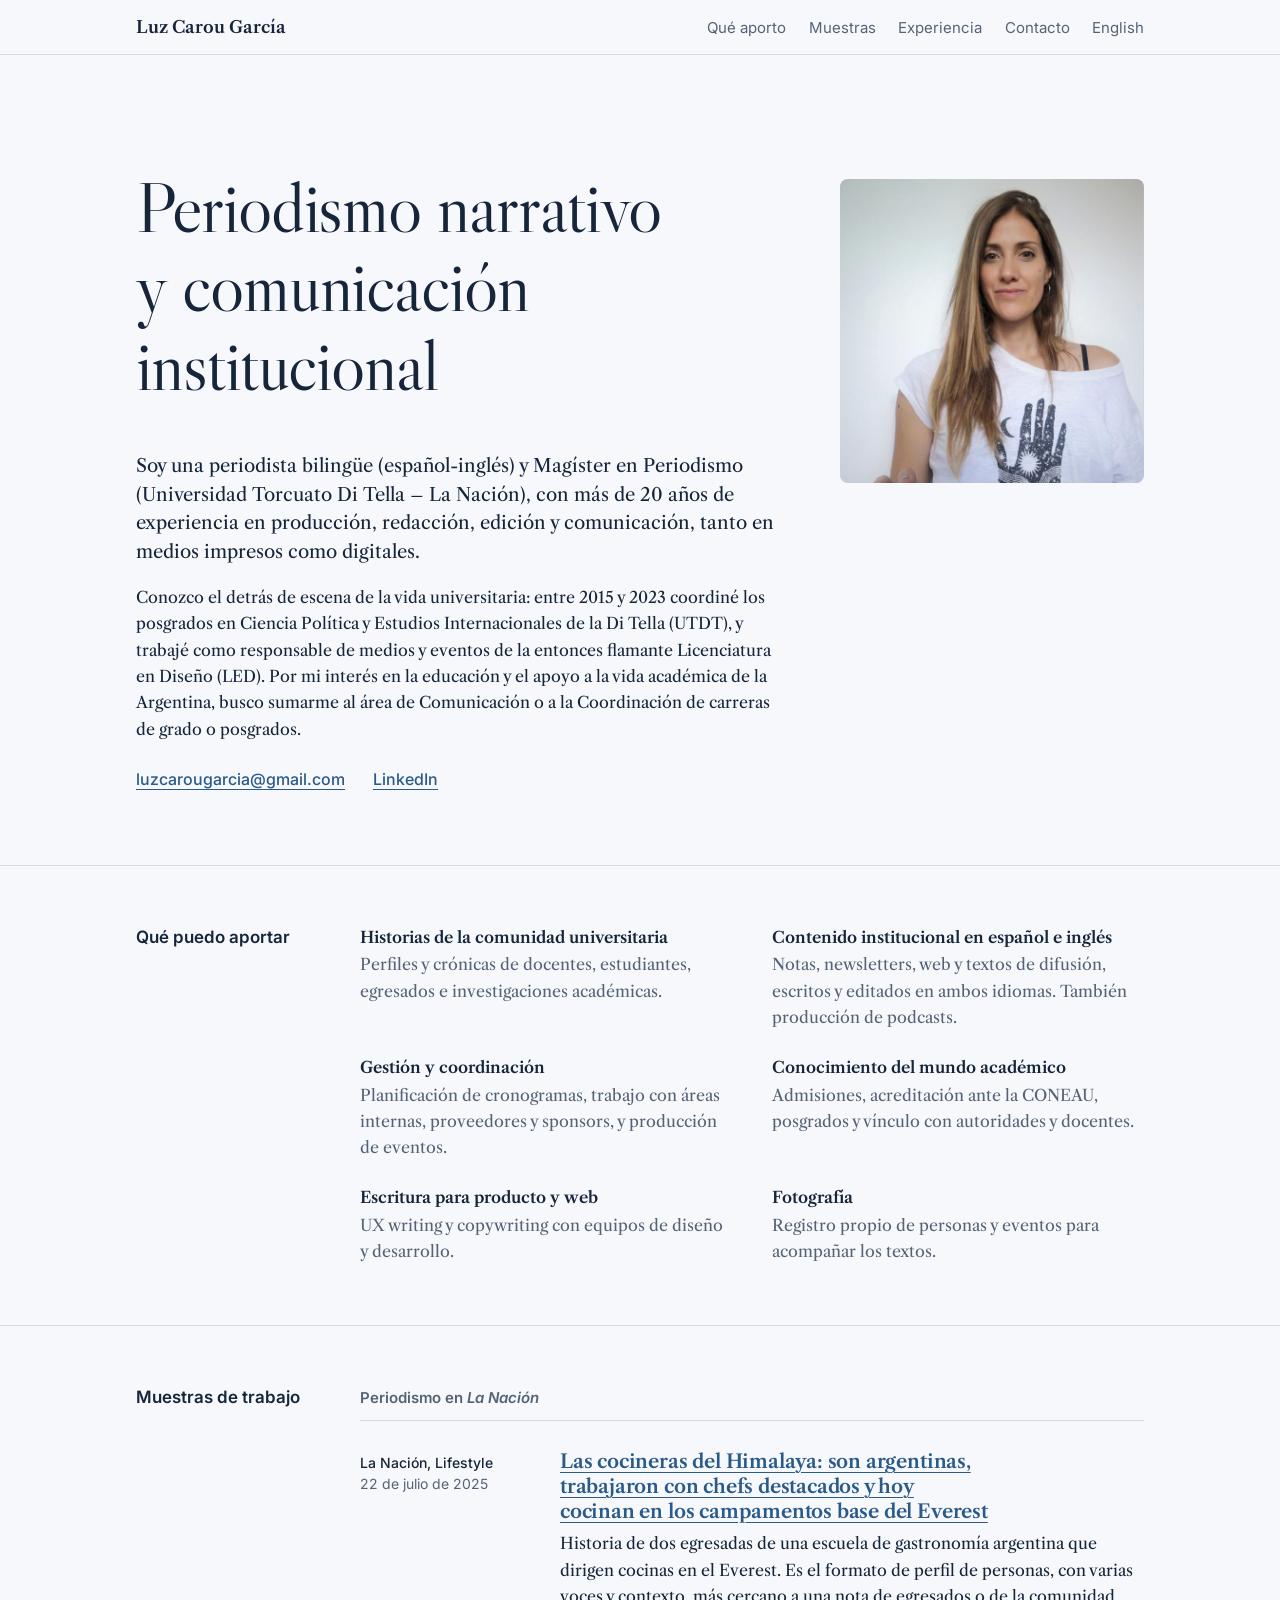
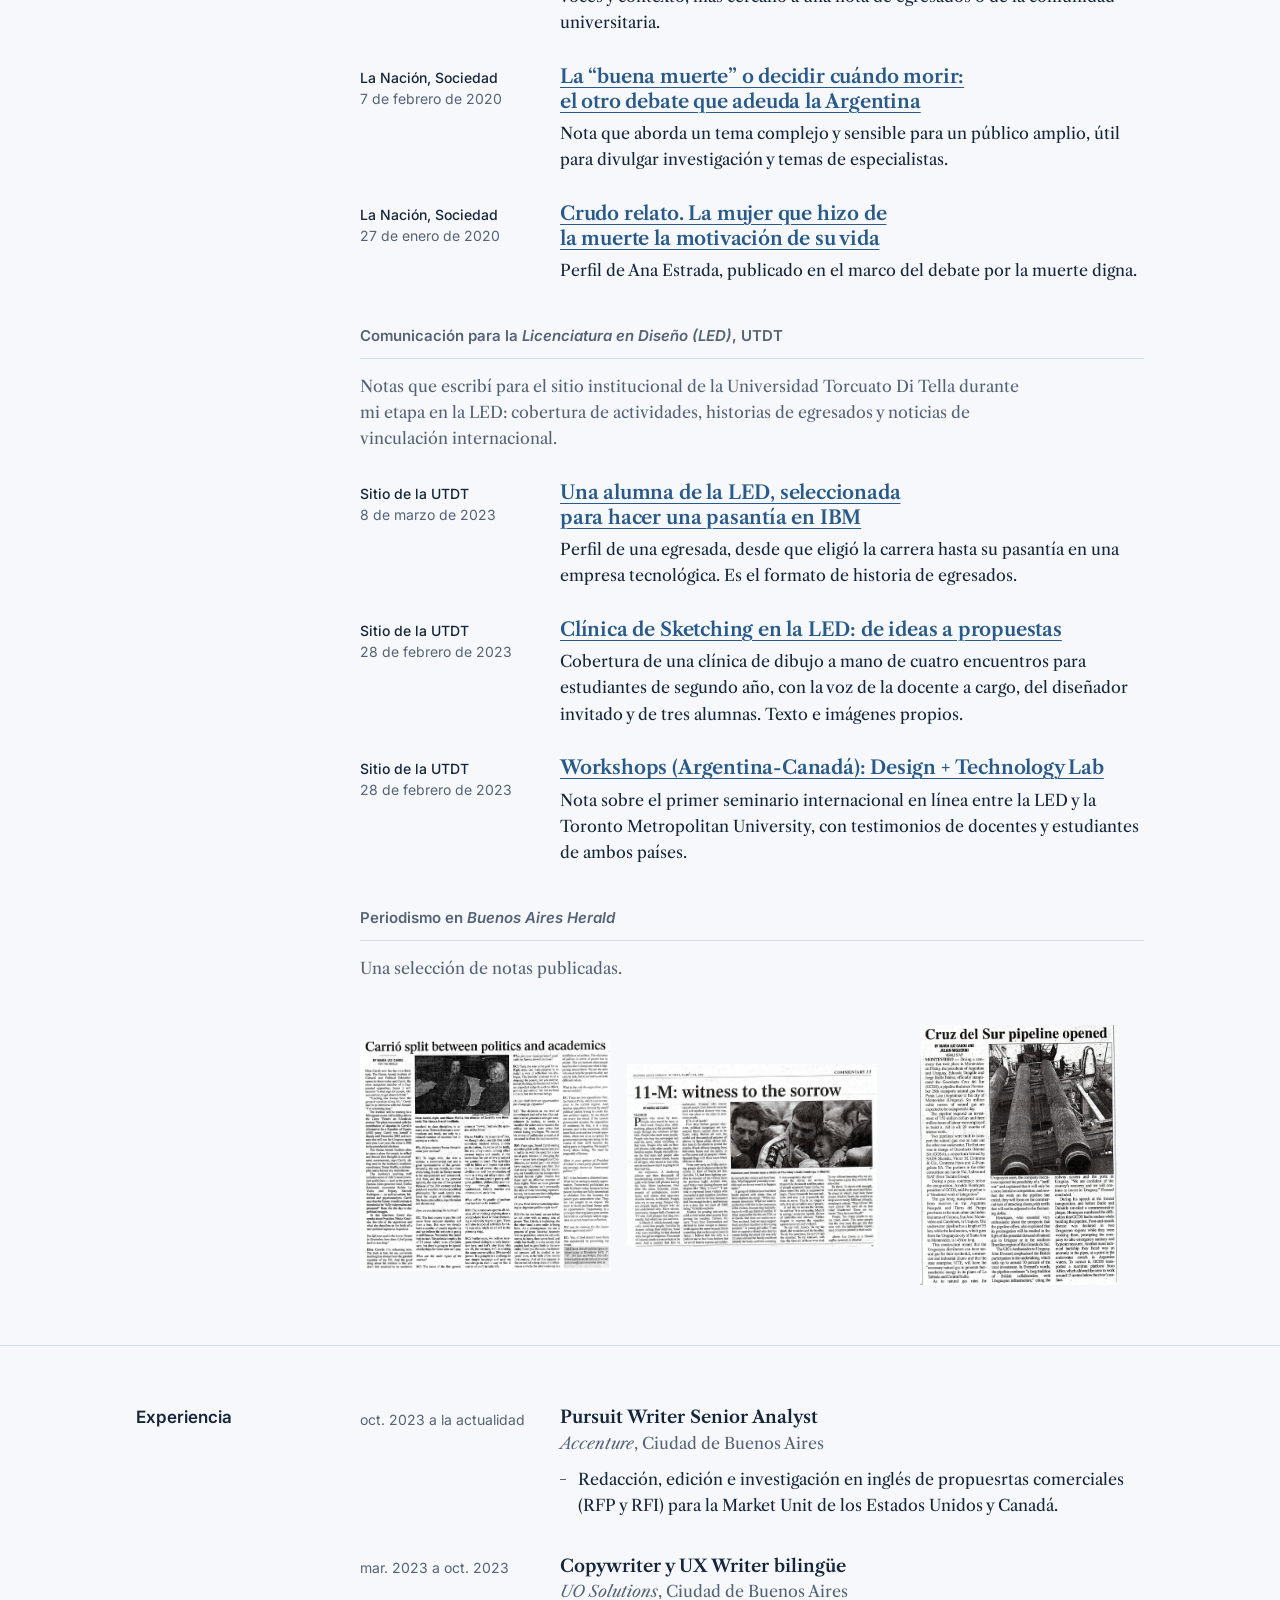
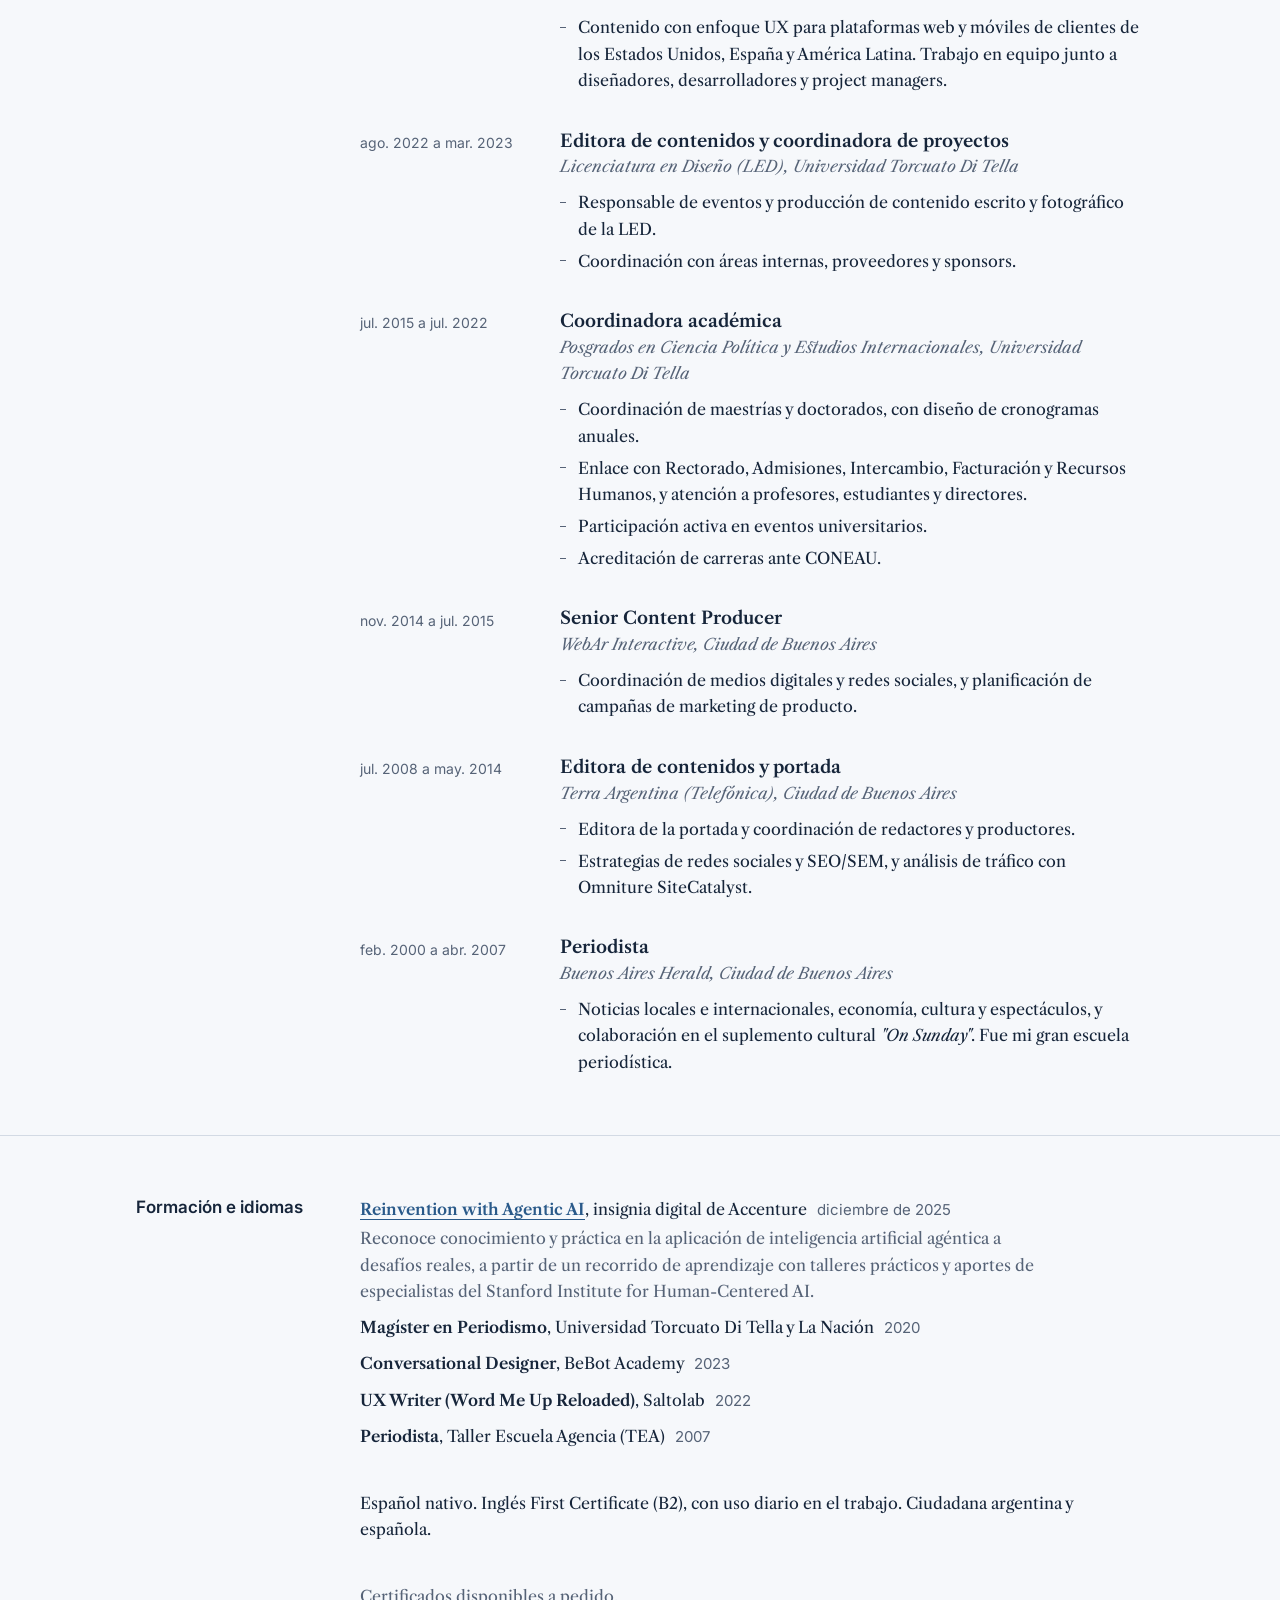
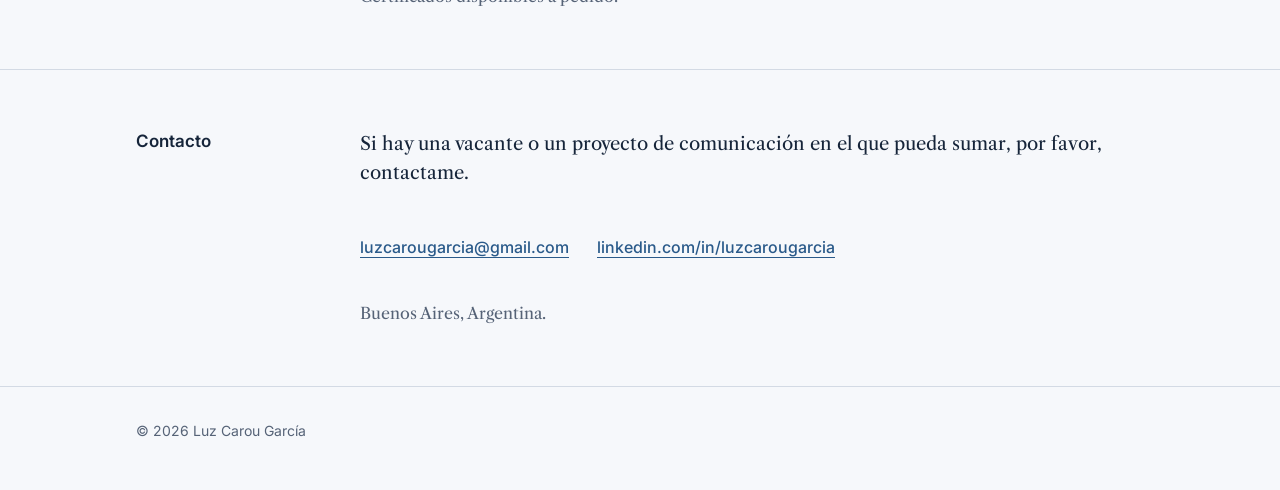
<file: index.html>
<!doctype html>
<html lang="es">
<head>
  <meta charset="utf-8">
  <meta name="viewport" content="width=device-width, initial-scale=1">
  <title>Luz Carou García | Periodista y editora de contenidos</title>
  <meta name="description" content="Portfolio de Luz Carou García: periodista bilingüe (español-inglés), Magíster en Periodismo, con experiencia en comunicación, contenidos y gestión universitaria.">
  <meta property="og:title" content="Luz Carou García | Periodista y editora de contenidos">
  <meta property="og:description" content="Muestras de trabajo en La Nación y en la Universidad Torcuato Di Tella, experiencia en contenidos digitales y escritura bilingüe.">
  <meta property="og:type" content="website">
  <meta property="og:locale" content="es_AR">
  <meta name="theme-color" content="#F6F8FB">
  <link rel="alternate" hreflang="en" href="en.html">

  <link rel="preconnect" href="https://fonts.googleapis.com">
  <link rel="preconnect" href="https://fonts.gstatic.com" crossorigin>
  <link rel="stylesheet" href="https://fonts.googleapis.com/css2?family=Inter:wght@400;500;600&family=Libre+Caslon+Display&family=Libre+Caslon+Text:ital,wght@0,400;0,700;1,400&display=swap">
  <link rel="stylesheet" href="style.css">
</head>
<body>
  <a class="skip" href="#contenido">Ir al contenido</a>

  <header class="masthead">
    <div class="wrap masthead-inner">
      <a class="site-name" href="#inicio">Luz Carou García</a>
      <nav aria-label="Secciones">
        <ul>
          <li><a href="#aporte">Qué aporto</a></li>
          <li><a href="#muestras">Muestras</a></li>
          <li><a href="#experiencia">Experiencia</a></li>
          <li><a href="#contacto">Contacto</a></li>
          <li><a href="en.html" lang="en" hreflang="en">English</a></li>
        </ul>
      </nav>
    </div>
  </header>

  <main id="contenido">
    <section class="hero" id="inicio">
      <div class="wrap hero-grid">
        <div class="hero-text">
          <h1>Periodismo narrativo y comunicación institucional</h1>
          <div class="hero-body">
            <p class="lead">Soy una periodista bilingüe (español-inglés) y Magíster en Periodismo (Universidad Torcuato Di Tella – La Nación), con más de 20 años de experiencia en producción, redacción, edición y comunicación, tanto en medios impresos como digitales.</p>
            <p>Conozco el detrás de escena de la vida universitaria: entre 2015 y 2023 coordiné los posgrados en Ciencia Política y Estudios Internacionales de la Di Tella (UTDT), y trabajé como responsable de medios y eventos de la entonces flamante Licenciatura en Diseño (LED). Por mi interés en la educación y el apoyo a la vida académica de la Argentina, busco sumarme al área de Comunicación o a la Coordinación de carreras de grado o posgrados.</p>
            <p class="hero-links">
              <a href="mailto:luzcarougarcia@gmail.com">luzcarougarcia@gmail.com</a>
              <a href="https://linkedin.com/in/luzcarougarcia/" target="_blank" rel="noopener">LinkedIn</a>
            </p>
          </div>
        </div>
        <figure class="hero-photo">
          <img src="foto-luz.jpg" alt="Retrato de Luz Carou García" width="640" height="640">
        </figure>
      </div>
    </section>

    <section class="section" id="aporte" aria-labelledby="t-aporte">
      <div class="wrap row">
        <h2 id="t-aporte">Qué puedo aportar</h2>
        <dl class="skills">
          <div>
            <dt>Historias de la comunidad universitaria</dt>
            <dd>Perfiles y crónicas de docentes, estudiantes, egresados e investigaciones académicas.</dd>
          </div>
          <div>
            <dt>Contenido institucional en español e inglés</dt>
            <dd>Notas, newsletters, web y textos de difusión, escritos y editados en ambos idiomas. También producción de podcasts.</dd>
          </div>
          <div>
            <dt>Gestión y coordinación</dt>
            <dd>Planificación de cronogramas, trabajo con áreas internas, proveedores y sponsors, y producción de eventos.</dd>
          </div>
          <div>
            <dt>Conocimiento del mundo académico</dt>
            <dd>Admisiones, acreditación ante la CONEAU, posgrados y vínculo con autoridades y docentes.</dd>
          </div>
          <div>
            <dt>Escritura para producto y web</dt>
            <dd>UX writing y copywriting con equipos de diseño y desarrollo.</dd>
          </div>
          <div>
            <dt>Fotografía</dt>
            <dd>Registro propio de personas y eventos para acompañar los textos.</dd>
          </div>
        </dl>
      </div>
    </section>

    <section class="section" id="muestras" aria-labelledby="t-muestras">
      <div class="wrap row">
        <h2 id="t-muestras">Muestras de trabajo</h2>
        <div class="stack">

          <div class="group">
            <h3 class="group-title">Periodismo en <em>La Nación</em></h3>

            <article class="piece">
              <p class="dateline"><span class="outlet">La Nación, Lifestyle</span><time datetime="2025-07-22">22 de julio de 2025</time></p>
              <div>
                <h4><a href="https://www.lanacion.com.ar/lifestyle/las-cocineras-del-himalaya-son-argentinas-trabajaron-con-chefs-destacados-y-hoy-cocinan-en-los-nid22072025/" target="_blank" rel="noopener">Las cocineras del Himalaya: son argentinas, trabajaron con chefs destacados y hoy cocinan en los campamentos base del Everest</a></h4>
                <p>Historia de dos egresadas de una escuela de gastronomía argentina que dirigen cocinas en el Everest. Es el formato de perfil de personas, con varias voces y contexto, más cercano a una nota de egresados o de la comunidad universitaria.</p>
              </div>
            </article>

            <article class="piece">
              <p class="dateline"><span class="outlet">La Nación, Sociedad</span><time datetime="2020-02-07">7 de febrero de 2020</time></p>
              <div>
                <h4><a href="https://www.lanacion.com.ar/sociedad/la-buena-muerte-libertad-morir-otro-debate-nid2328566/" target="_blank" rel="noopener">La “buena muerte” o decidir cuándo morir: el otro debate que adeuda la Argentina</a></h4>
                <p>Nota que aborda un tema complejo y sensible para un público amplio, útil para divulgar investigación y temas de especialistas.</p>
              </div>
            </article>

            <article class="piece">
              <p class="dateline"><span class="outlet">La Nación, Sociedad</span><time datetime="2020-01-27">27 de enero de 2020</time></p>
              <div>
                <h4><a href="https://www.lanacion.com.ar/sociedad/ana-estrada-nid2325894/" target="_blank" rel="noopener">Crudo relato. La mujer que hizo de la muerte la motivación de su vida</a></h4>
                <p>Perfil de Ana Estrada, publicado en el marco del debate por la muerte digna.</p>
              </div>
            </article>
          </div>

          <div class="group">
            <h3 class="group-title">Comunicación para la <em>Licenciatura en Diseño (LED)</em>, UTDT</h3>
            <p class="group-note">Notas que escribí para el sitio institucional de la Universidad Torcuato Di Tella durante mi etapa en la LED: cobertura de actividades, historias de egresados y noticias de vinculación internacional.</p>

            <article class="piece">
              <p class="dateline"><span class="outlet">Sitio de la UTDT</span><time datetime="2023-03-08">8 de marzo de 2023</time></p>
              <div>
                <h4><a href="https://www.utdt.edu/novedades.php?id_novedad=5260" target="_blank" rel="noopener">Una alumna de la LED, seleccionada para hacer una pasantía en IBM</a></h4>
                <p>Perfil de una egresada, desde que eligió la carrera hasta su pasantía en una empresa tecnológica. Es el formato de historia de egresados.</p>
              </div>
            </article>

            <article class="piece">
              <p class="dateline"><span class="outlet">Sitio de la UTDT</span><time datetime="2023-02-28">28 de febrero de 2023</time></p>
              <div>
                <h4><a href="https://www.utdt.edu/novedades.php?id_novedad=5250" target="_blank" rel="noopener">Clínica de Sketching en la LED: de ideas a propuestas</a></h4>
                <p>Cobertura de una clínica de dibujo a mano de cuatro encuentros para estudiantes de segundo año, con la voz de la docente a cargo, del diseñador invitado y de tres alumnas. Texto e imágenes propios.</p>
              </div>
            </article>

            <article class="piece">
              <p class="dateline"><span class="outlet">Sitio de la UTDT</span><time datetime="2023-02-28">28 de febrero de 2023</time></p>
              <div>
                <h4><a href="https://www.utdt.edu/ver_novedad.php?id_novedad=5251&amp;id_item_menu=26533" target="_blank" rel="noopener">Workshops (Argentina-Canadá): Design + Technology Lab</a></h4>
                <p>Nota sobre el primer seminario internacional en línea entre la LED y la Toronto Metropolitan University, con testimonios de docentes y estudiantes de ambos países.</p>
              </div>
            </article>
          </div>

          <div class="group">
            <h3 class="group-title">Periodismo en <em>Buenos Aires Herald</em></h3>
            <p class="group-note">Una selección de notas publicadas.</p>

            <div class="herald-gallery" style="display:grid; grid-template-columns:repeat(auto-fit, minmax(220px, 1fr)); gap:16px; margin-top:16px;">
              <a href="images/herald-article-01.jpg" target="_blank" rel="noopener">
                <img src="images/herald-article-01.jpg" alt="Nota publicada en Buenos Aires Herald 01" loading="lazy" style="display:block; width:100%; height:260px; object-fit:contain;">
              </a>
              <a href="images/herald-article-02.jpg" target="_blank" rel="noopener">
                <img src="images/herald-article-02.jpg" alt="Nota publicada en Buenos Aires Herald 02" loading="lazy" style="display:block; width:100%; height:260px; object-fit:contain;">
              </a>
              <a href="images/herald-article-03.jpg" target="_blank" rel="noopener">
                <img src="images/herald-article-03.jpg" alt="Nota publicada en Buenos Aires Herald 03" loading="lazy" style="display:block; width:100%; height:260px; object-fit:contain;">
              </a>
            </div>
          </div>

        </div>
      </div>
    </section>

    <section class="section" id="experiencia" aria-labelledby="t-experiencia">
      <div class="wrap row">
        <h2 id="t-experiencia">Experiencia</h2>
        <div class="stack jobs">

          <article class="job">
            <p class="dateline"><time datetime="2023-10">oct. 2023</time> a la actualidad</p>
            <div>
              <h3>Pursuit Writer Senior Analyst</h3>
              <p class="org"><em>Accenture</em>, Ciudad de Buenos Aires</p>
              <ul>
                <li>Redacción, edición e investigación en inglés de propuesrtas comerciales (RFP y RFI) para la Market Unit de los Estados Unidos y Canadá.</li>
              </ul>
            </div>
          </article>

          <article class="job">
            <p class="dateline"><time datetime="2023-03">mar. 2023</time> a <time datetime="2023-10">oct. 2023</time></p>
            <div>
              <h3>Copywriter y UX Writer bilingüe</h3>
              <p class="org"><em>UO Solutions</em>, Ciudad de Buenos Aires</p>
              <ul>
                <li>Contenido con enfoque UX para plataformas web y móviles de clientes de los Estados Unidos, España y América Latina. Trabajo en equipo junto a diseñadores, desarrolladores y project managers.</li>
              </ul>
            </div>
          </article>

          <article class="job">
            <p class="dateline"><time datetime="2022-08">ago. 2022</time> a <time datetime="2023-03">mar. 2023</time></p>
            <div>
              <h3>Editora de contenidos y coordinadora de proyectos</h3>
              <p class="org"><em>Licenciatura en Diseño (LED), Universidad Torcuato Di Tella</em></p>
              <ul>
                <li>Responsable de eventos y producción de contenido escrito y fotográfico de la LED.</li>
                <li>Coordinación con áreas internas, proveedores y sponsors.</li>
              </ul>
            </div>
          </article>

          <article class="job">
            <p class="dateline"><time datetime="2015-07">jul. 2015</time> a <time datetime="2022-07">jul. 2022</time></p>
            <div>
              <h3>Coordinadora académica</h3>
              <p class="org"><em>Posgrados en Ciencia Política y Estudios Internacionales, Universidad Torcuato Di Tella</em></p>
              <ul>
                <li>Coordinación de maestrías y doctorados, con diseño de cronogramas anuales.</li>
                <li>Enlace con Rectorado, Admisiones, Intercambio, Facturación y Recursos Humanos, y atención a profesores, estudiantes y directores.</li>
                <li>Participación activa en eventos universitarios.</li>
                <li>Acreditación de carreras ante CONEAU.</li>
              </ul>
            </div>
          </article>

          <article class="job">
            <p class="dateline"><time datetime="2014-11">nov. 2014</time> a <time datetime="2015-07">jul. 2015</time></p>
            <div>
              <h3>Senior Content Producer</h3>
              <p class="org"><em>WebAr Interactive, Ciudad de Buenos Aires</em></p>
              <ul>
                <li>Coordinación de medios digitales y redes sociales, y planificación de campañas de marketing de producto.</li>
              </ul>
            </div>
          </article>

          <article class="job">
            <p class="dateline"><time datetime="2008-07">jul. 2008</time> a <time datetime="2014-05">may. 2014</time></p>
            <div>
              <h3>Editora de contenidos y portada</h3>
              <p class="org"><em>Terra Argentina (Telefónica), Ciudad de Buenos Aires</em></p>
              <ul>
                <li>Editora de la portada y coordinación de redactores y productores.</li>
                <li>Estrategias de redes sociales y SEO/SEM, y análisis de tráfico con Omniture SiteCatalyst.</li>
              </ul>
            </div>
          </article>

          <article class="job">
            <p class="dateline"><time datetime="2000-02">feb. 2000</time> a <time datetime="2007-04">abr. 2007</time></p>
            <div>
              <h3>Periodista</h3>
              <p class="org"><em>Buenos Aires Herald, Ciudad de Buenos Aires</em></p>
              <ul>
                <li>Noticias locales e internacionales, economía, cultura y espectáculos, y colaboración en el suplemento cultural <em>"On Sunday"</em>. Fue mi gran escuela periodística.</li>
              </ul>
            </div>
          </article>

        </div>
      </div>
    </section>

    <section class="section" id="formacion" aria-labelledby="t-formacion">
      <div class="wrap row">
        <h2 id="t-formacion">Formación e idiomas</h2>
        <div class="stack">
          <ul class="plain">
            <li><span class="what"><a href="https://www.credly.com/badges/e3eca38a-59ef-40af-a3d5-d68a430a47ed/linked_in?t=t72863" target="_blank" rel="noopener">Reinvention with Agentic AI</a></span>, insignia digital de Accenture <span class="when">diciembre de 2025</span>
              <span class="note">Reconoce conocimiento y práctica en la aplicación de inteligencia artificial agéntica a desafíos reales, a partir de un recorrido de aprendizaje con talleres prácticos y aportes de especialistas del Stanford Institute for Human-Centered AI.</span></li>
            <li><span class="what">Magíster en Periodismo</span>, Universidad Torcuato Di Tella y La Nación <span class="when">2020</span></li>
            <li><span class="what">Conversational Designer</span>, BeBot Academy <span class="when">2023</span></li>
            <li><span class="what">UX Writer (Word Me Up Reloaded)</span>, Saltolab <span class="when">2022</span></li>
            <li><span class="what">Periodista</span>, Taller Escuela Agencia (TEA) <span class="when">2007</span></li>
          </ul>
          <p>Español nativo. Inglés First Certificate (B2), con uso diario en el trabajo. Ciudadana argentina y española.</p>
          <p class="muted">Certificados disponibles a pedido.</p>
        </div>
      </div>
    </section>

    <section class="section" id="contacto" aria-labelledby="t-contacto">
      <div class="wrap row">
        <h2 id="t-contacto">Contacto</h2>
        <div class="stack">
          <p class="lead">Si hay una vacante o un proyecto de comunicación en el que pueda sumar, por favor, contactame.</p>
          <p class="hero-links">
            <a href="mailto:luzcarougarcia@gmail.com">luzcarougarcia@gmail.com</a>
            <a href="https://linkedin.com/in/luzcarougarcia/" target="_blank" rel="noopener">linkedin.com/in/luzcarougarcia</a>
          </p>
          <p class="muted">Buenos Aires, Argentina.</p>
        </div>
      </div>
    </section>
  </main>

  <footer class="footer">
    <div class="wrap">
      <p>© 2026 Luz Carou García</p>
    </div>
  </footer>
</body>
</html>
</file>
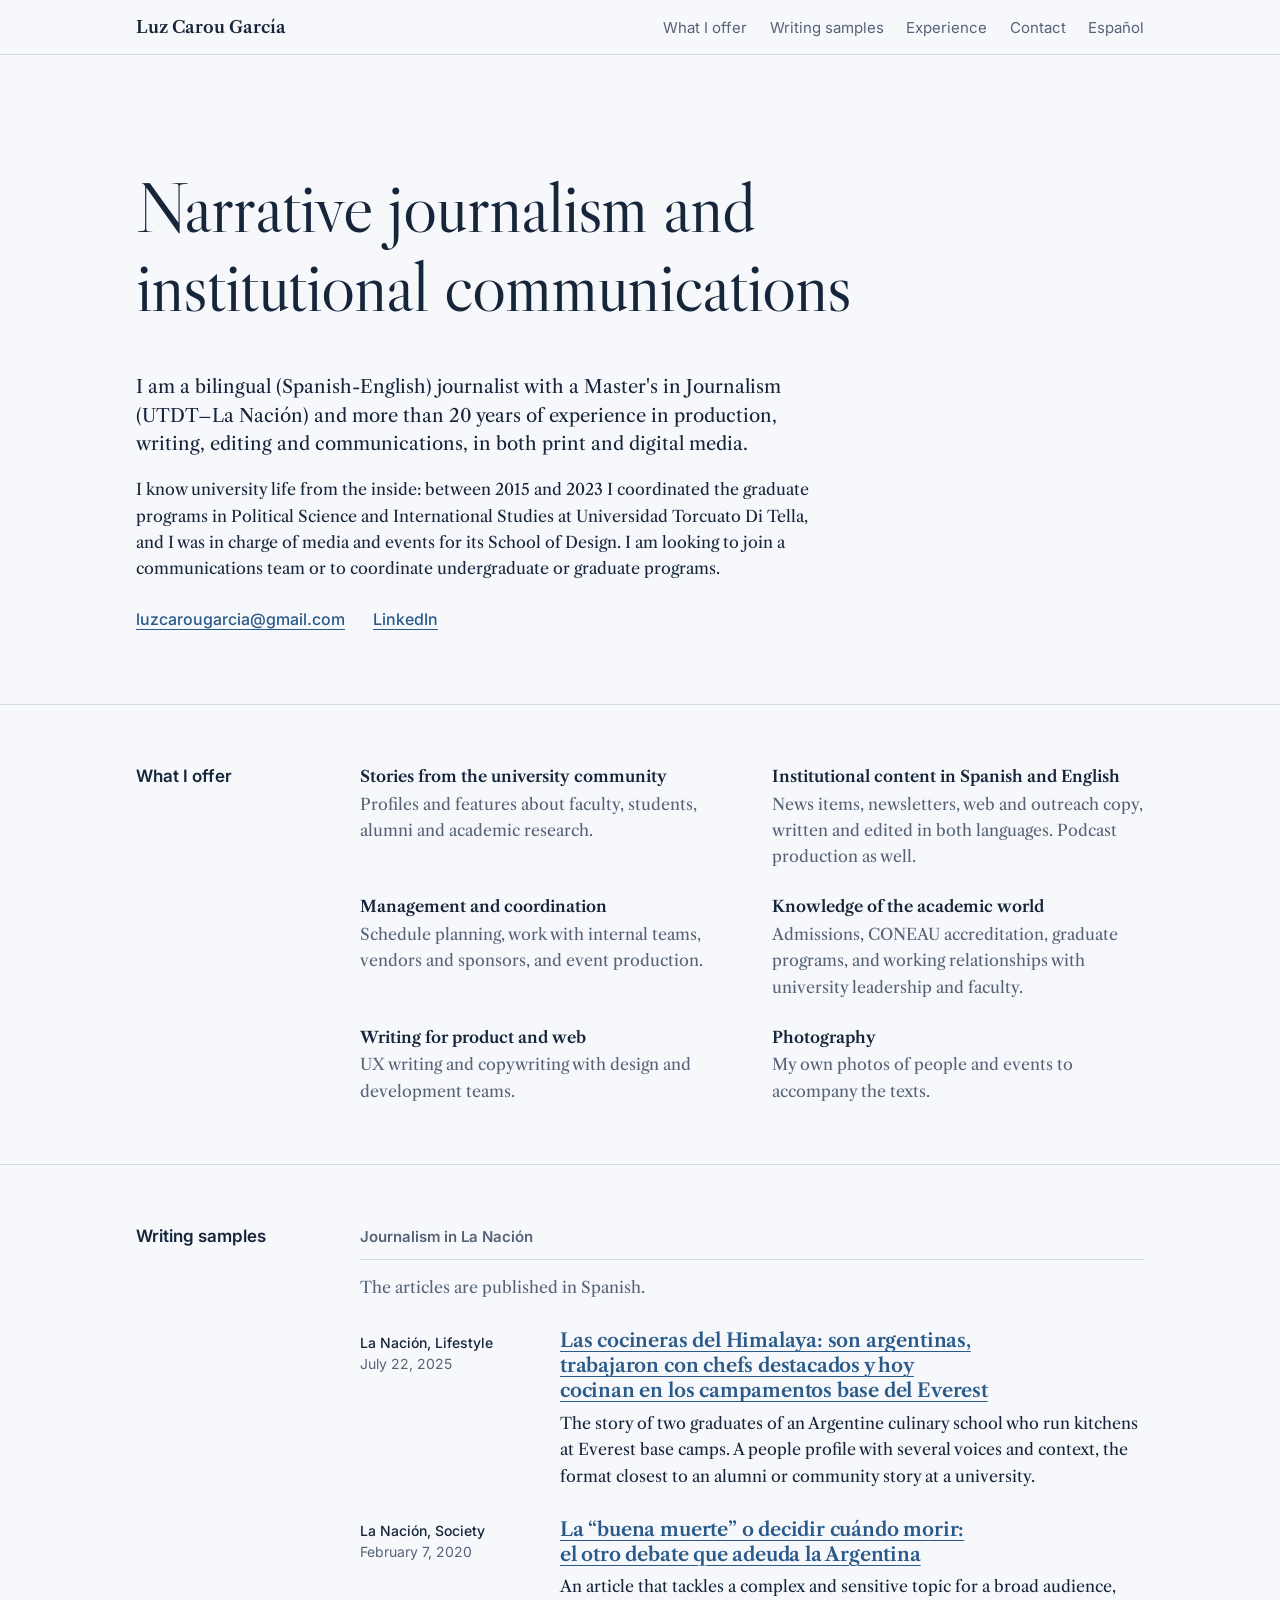
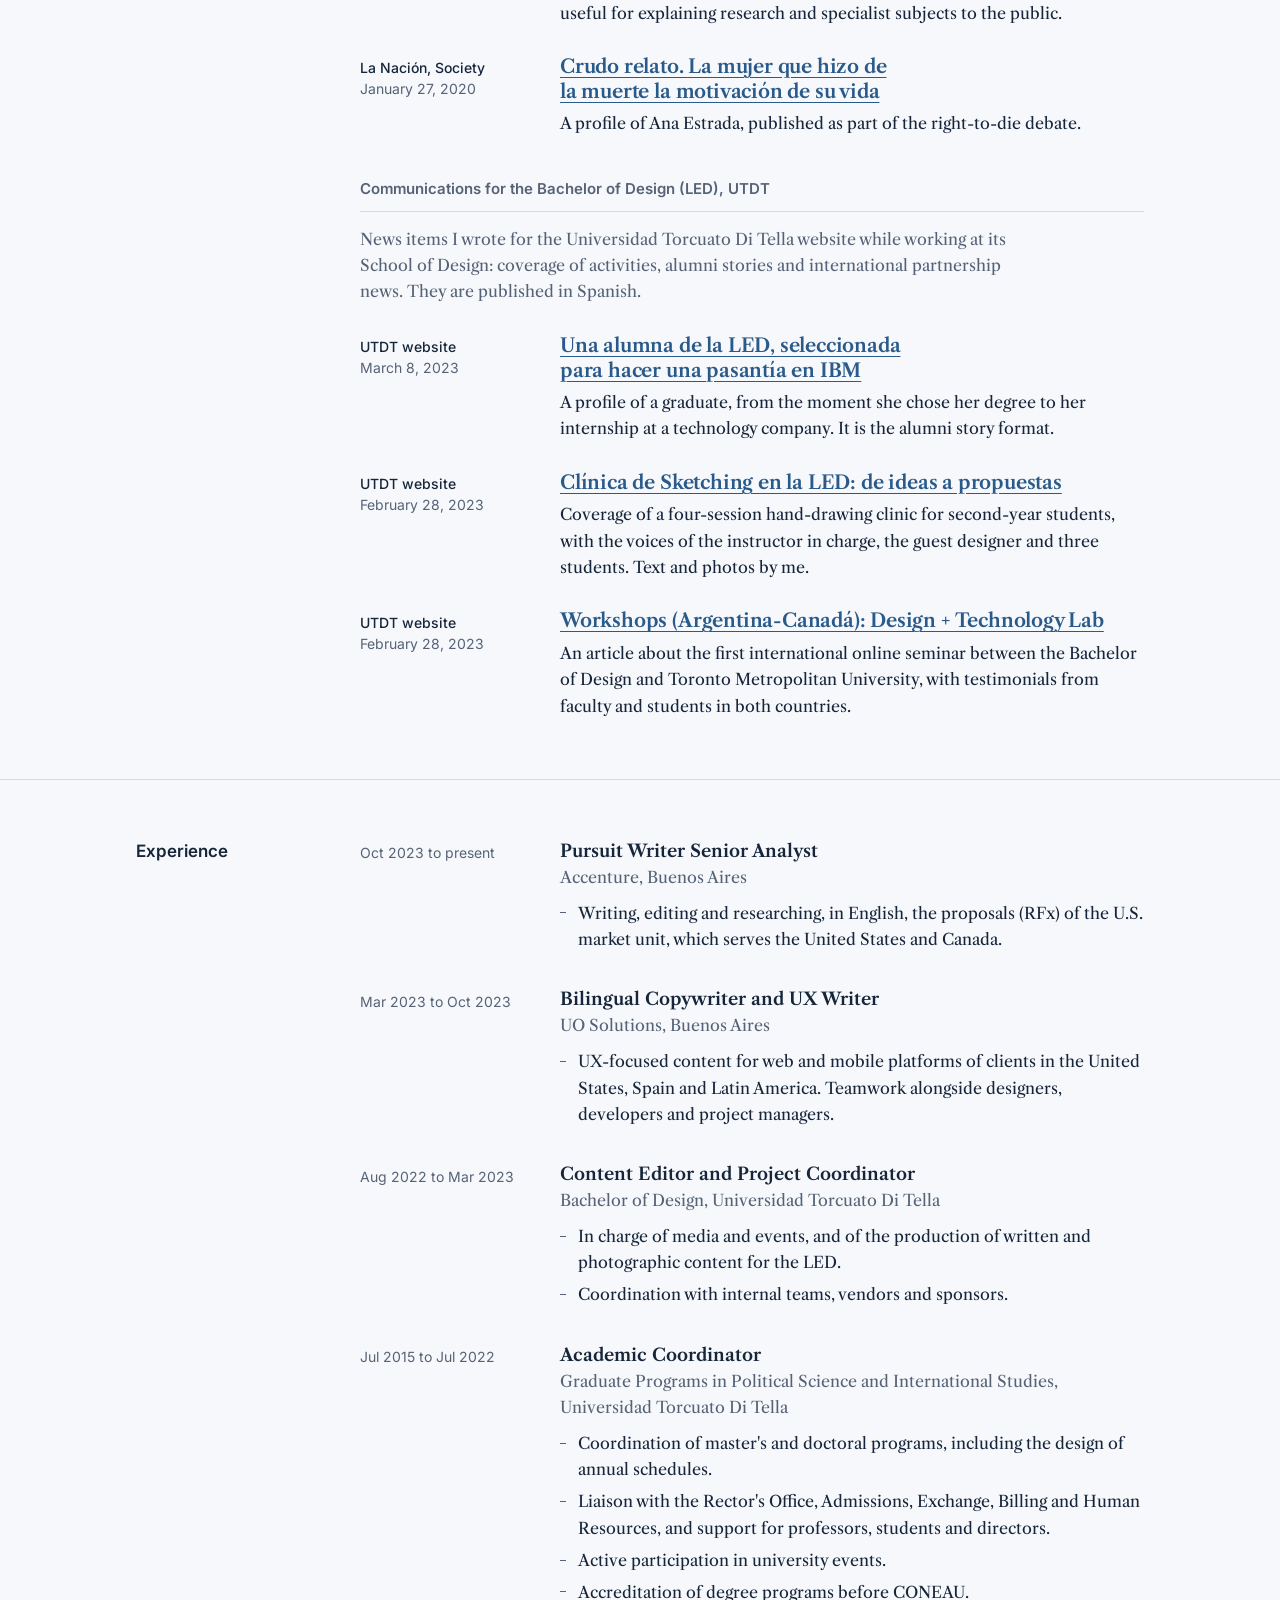
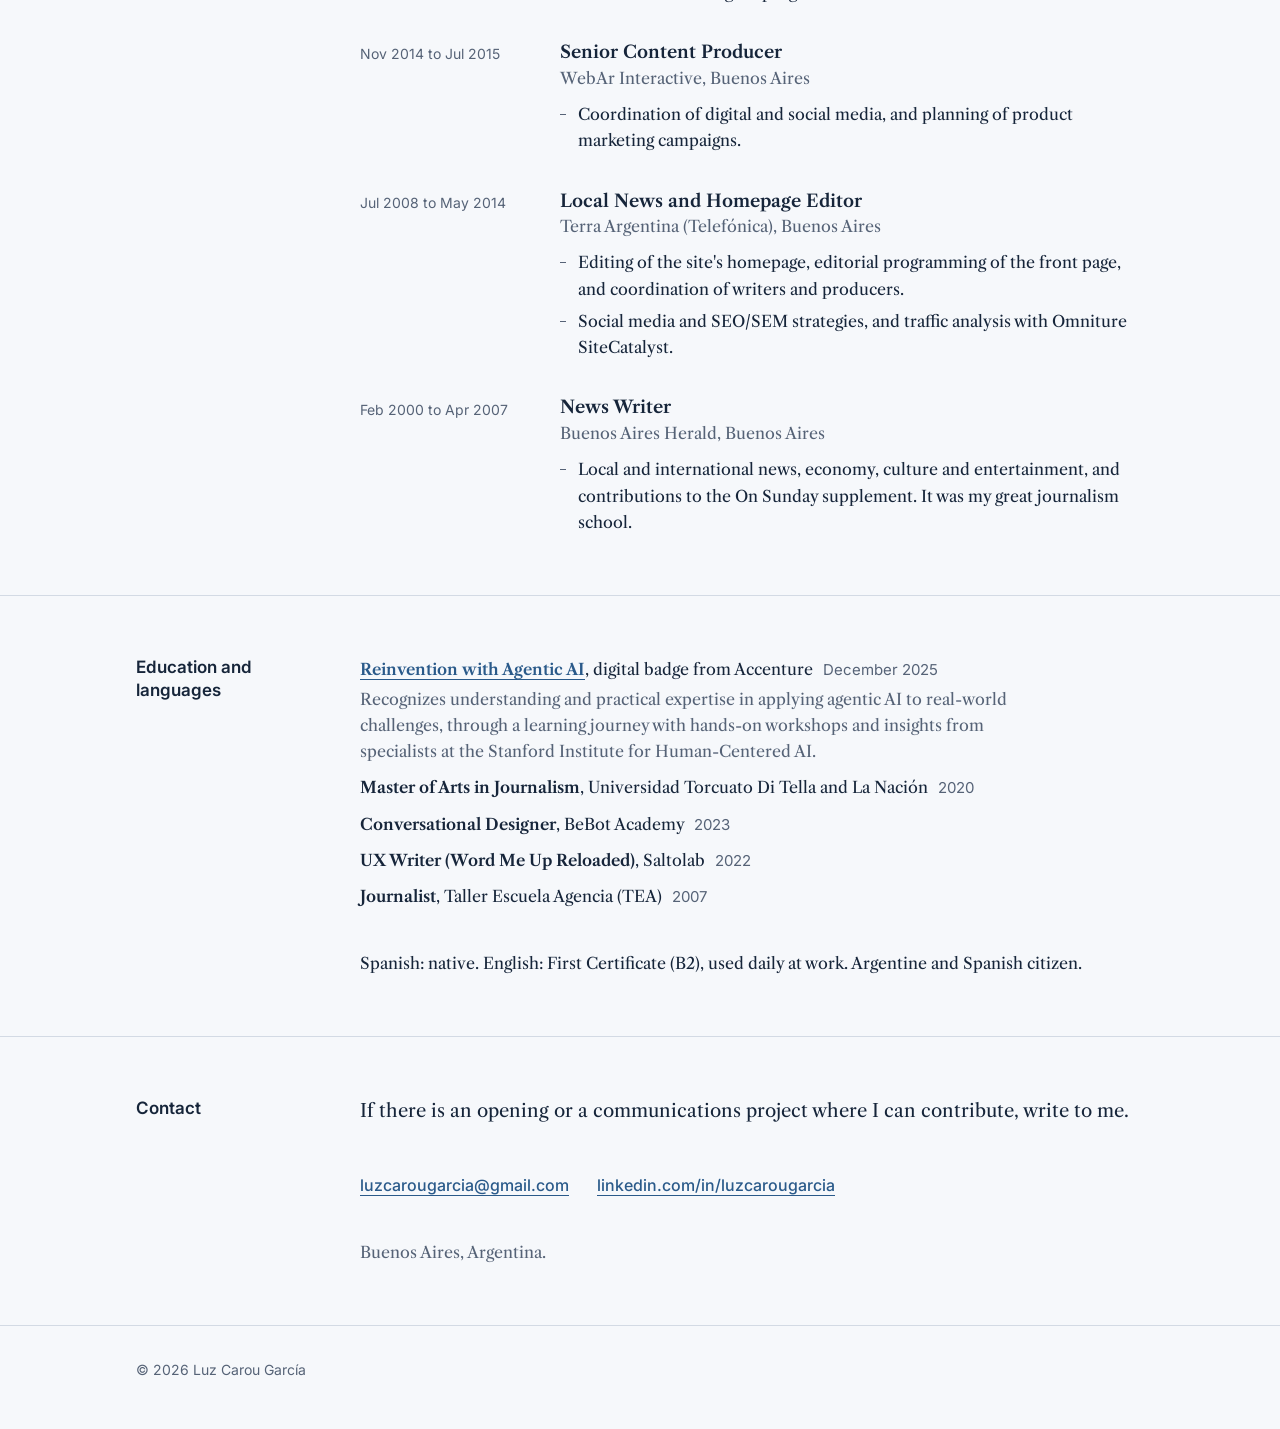
<file: en (1).html>
<!doctype html>
<html lang="en">
<head>
  <meta charset="utf-8">
  <meta name="viewport" content="width=device-width, initial-scale=1">
  <title>Luz Carou García | Journalist and content editor</title>
  <meta name="description" content="Portfolio of Luz Carou García: bilingual (Spanish-English) journalist with a Master's in Journalism and experience in communications, content and university administration.">
  <meta property="og:title" content="Luz Carou García | Journalist and content editor">
  <meta property="og:description" content="Writing samples from La Nación and Universidad Torcuato Di Tella, plus experience in digital content and bilingual writing.">
  <meta property="og:type" content="website">
  <meta property="og:locale" content="en_US">
  <meta name="theme-color" content="#F6F8FB">
  <link rel="alternate" hreflang="es" href="index.html">

  <link rel="preconnect" href="https://fonts.googleapis.com">
  <link rel="preconnect" href="https://fonts.gstatic.com" crossorigin>
  <link rel="stylesheet" href="https://fonts.googleapis.com/css2?family=Inter:wght@400;500;600&family=Libre+Caslon+Display&family=Libre+Caslon+Text:ital,wght@0,400;0,700;1,400&display=swap">
  <link rel="stylesheet" href="style.css">
</head>
<body>
  <a class="skip" href="#content">Skip to content</a>

  <header class="masthead">
    <div class="wrap masthead-inner">
      <a class="site-name" href="#home">Luz Carou García</a>
      <nav aria-label="Sections">
        <ul>
          <li><a href="#offer">What I offer</a></li>
          <li><a href="#samples">Writing samples</a></li>
          <li><a href="#experience">Experience</a></li>
          <li><a href="#contact">Contact</a></li>
          <li><a href="index.html" lang="es" hreflang="es">Español</a></li>
        </ul>
      </nav>
    </div>
  </header>

  <main id="content">
    <section class="hero" id="home">
      <div class="wrap">
        <h1>Narrative journalism and institutional communications</h1>
        <div class="hero-body">
          <p class="lead">I am a bilingual (Spanish-English) journalist with a Master's in Journalism (UTDT–La Nación) and more than 20 years of experience in production, writing, editing and communications, in both print and digital media.</p>
          <p>I know university life from the inside: between 2015 and 2023 I coordinated the graduate programs in Political Science and International Studies at Universidad Torcuato Di Tella, and I was in charge of media and events for its School of Design. I am looking to join a communications team or to coordinate undergraduate or graduate programs.</p>
          <p class="hero-links">
            <a href="mailto:luzcarougarcia@gmail.com">luzcarougarcia@gmail.com</a>
            <a href="https://linkedin.com/in/luzcarougarcia/" target="_blank" rel="noopener">LinkedIn</a>
          </p>
        </div>
      </div>
    </section>

    <section class="section" id="offer" aria-labelledby="t-offer">
      <div class="wrap row">
        <h2 id="t-offer">What I offer</h2>
        <dl class="skills">
          <div>
            <dt>Stories from the university community</dt>
            <dd>Profiles and features about faculty, students, alumni and academic research.</dd>
          </div>
          <div>
            <dt>Institutional content in Spanish and English</dt>
            <dd>News items, newsletters, web and outreach copy, written and edited in both languages. Podcast production as well.</dd>
          </div>
          <div>
            <dt>Management and coordination</dt>
            <dd>Schedule planning, work with internal teams, vendors and sponsors, and event production.</dd>
          </div>
          <div>
            <dt>Knowledge of the academic world</dt>
            <dd>Admissions, CONEAU accreditation, graduate programs, and working relationships with university leadership and faculty.</dd>
          </div>
          <div>
            <dt>Writing for product and web</dt>
            <dd>UX writing and copywriting with design and development teams.</dd>
          </div>
          <div>
            <dt>Photography</dt>
            <dd>My own photos of people and events to accompany the texts.</dd>
          </div>
        </dl>
      </div>
    </section>

    <section class="section" id="samples" aria-labelledby="t-samples">
      <div class="wrap row">
        <h2 id="t-samples">Writing samples</h2>
        <div class="stack">

          <div class="group">
            <h3 class="group-title">Journalism in La Nación</h3>
            <p class="group-note">The articles are published in Spanish.</p>

            <article class="piece">
              <p class="dateline"><span class="outlet">La Nación, Lifestyle</span><time datetime="2025-07-22">July 22, 2025</time></p>
              <div>
                <h4><a href="https://www.lanacion.com.ar/lifestyle/las-cocineras-del-himalaya-son-argentinas-trabajaron-con-chefs-destacados-y-hoy-cocinan-en-los-nid22072025/" target="_blank" rel="noopener" lang="es">Las cocineras del Himalaya: son argentinas, trabajaron con chefs destacados y hoy cocinan en los campamentos base del Everest</a></h4>
                <p>The story of two graduates of an Argentine culinary school who run kitchens at Everest base camps. A people profile with several voices and context, the format closest to an alumni or community story at a university.</p>
              </div>
            </article>

            <article class="piece">
              <p class="dateline"><span class="outlet">La Nación, Society</span><time datetime="2020-02-07">February 7, 2020</time></p>
              <div>
                <h4><a href="https://www.lanacion.com.ar/sociedad/la-buena-muerte-libertad-morir-otro-debate-nid2328566/" target="_blank" rel="noopener" lang="es">La “buena muerte” o decidir cuándo morir: el otro debate que adeuda la Argentina</a></h4>
                <p>An article that tackles a complex and sensitive topic for a broad audience, useful for explaining research and specialist subjects to the public.</p>
              </div>
            </article>

            <article class="piece">
              <p class="dateline"><span class="outlet">La Nación, Society</span><time datetime="2020-01-27">January 27, 2020</time></p>
              <div>
                <h4><a href="https://www.lanacion.com.ar/sociedad/ana-estrada-nid2325894/" target="_blank" rel="noopener" lang="es">Crudo relato. La mujer que hizo de la muerte la motivación de su vida</a></h4>
                <p>A profile of Ana Estrada, published as part of the right-to-die debate.</p>
              </div>
            </article>
          </div>

          <div class="group">
            <h3 class="group-title">Communications for the Bachelor of Design (LED), UTDT</h3>
            <p class="group-note">News items I wrote for the Universidad Torcuato Di Tella website while working at its School of Design: coverage of activities, alumni stories and international partnership news. They are published in Spanish.</p>

            <article class="piece">
              <p class="dateline"><span class="outlet">UTDT website</span><time datetime="2023-03-08">March 8, 2023</time></p>
              <div>
                <h4><a href="https://www.utdt.edu/novedades.php?id_novedad=5260" target="_blank" rel="noopener" lang="es">Una alumna de la LED, seleccionada para hacer una pasantía en IBM</a></h4>
                <p>A profile of a graduate, from the moment she chose her degree to her internship at a technology company. It is the alumni story format.</p>
              </div>
            </article>

            <article class="piece">
              <p class="dateline"><span class="outlet">UTDT website</span><time datetime="2023-02-28">February 28, 2023</time></p>
              <div>
                <h4><a href="https://www.utdt.edu/novedades.php?id_novedad=5250" target="_blank" rel="noopener" lang="es">Clínica de Sketching en la LED: de ideas a propuestas</a></h4>
                <p>Coverage of a four-session hand-drawing clinic for second-year students, with the voices of the instructor in charge, the guest designer and three students. Text and photos by me.</p>
              </div>
            </article>

            <article class="piece">
              <p class="dateline"><span class="outlet">UTDT website</span><time datetime="2023-02-28">February 28, 2023</time></p>
              <div>
                <h4><a href="https://www.utdt.edu/ver_novedad.php?id_novedad=5251&amp;id_item_menu=26533" target="_blank" rel="noopener" lang="es">Workshops (Argentina-Canadá): Design + Technology Lab</a></h4>
                <p>An article about the first international online seminar between the Bachelor of Design and Toronto Metropolitan University, with testimonials from faculty and students in both countries.</p>
              </div>
            </article>
          </div>

        </div>
      </div>
    </section>

    <section class="section" id="experience" aria-labelledby="t-experience">
      <div class="wrap row">
        <h2 id="t-experience">Experience</h2>
        <div class="stack jobs">

          <article class="job">
            <p class="dateline"><time datetime="2023-10">Oct 2023</time> to present</p>
            <div>
              <h3>Pursuit Writer Senior Analyst</h3>
              <p class="org">Accenture, Buenos Aires</p>
              <ul>
                <li>Writing, editing and researching, in English, the proposals (RFx) of the U.S. market unit, which serves the United States and Canada.</li>
              </ul>
            </div>
          </article>

          <article class="job">
            <p class="dateline"><time datetime="2023-03">Mar 2023</time> to <time datetime="2023-10">Oct 2023</time></p>
            <div>
              <h3>Bilingual Copywriter and UX Writer</h3>
              <p class="org">UO Solutions, Buenos Aires</p>
              <ul>
                <li>UX-focused content for web and mobile platforms of clients in the United States, Spain and Latin America. Teamwork alongside designers, developers and project managers.</li>
              </ul>
            </div>
          </article>

          <article class="job">
            <p class="dateline"><time datetime="2022-08">Aug 2022</time> to <time datetime="2023-03">Mar 2023</time></p>
            <div>
              <h3>Content Editor and Project Coordinator</h3>
              <p class="org">Bachelor of Design, Universidad Torcuato Di Tella</p>
              <ul>
                <li>In charge of media and events, and of the production of written and photographic content for the LED.</li>
                <li>Coordination with internal teams, vendors and sponsors.</li>
              </ul>
            </div>
          </article>

          <article class="job">
            <p class="dateline"><time datetime="2015-07">Jul 2015</time> to <time datetime="2022-07">Jul 2022</time></p>
            <div>
              <h3>Academic Coordinator</h3>
              <p class="org">Graduate Programs in Political Science and International Studies, Universidad Torcuato Di Tella</p>
              <ul>
                <li>Coordination of master's and doctoral programs, including the design of annual schedules.</li>
                <li>Liaison with the Rector's Office, Admissions, Exchange, Billing and Human Resources, and support for professors, students and directors.</li>
                <li>Active participation in university events.</li>
                <li>Accreditation of degree programs before CONEAU.</li>
              </ul>
            </div>
          </article>

          <article class="job">
            <p class="dateline"><time datetime="2014-11">Nov 2014</time> to <time datetime="2015-07">Jul 2015</time></p>
            <div>
              <h3>Senior Content Producer</h3>
              <p class="org">WebAr Interactive, Buenos Aires</p>
              <ul>
                <li>Coordination of digital and social media, and planning of product marketing campaigns.</li>
              </ul>
            </div>
          </article>

          <article class="job">
            <p class="dateline"><time datetime="2008-07">Jul 2008</time> to <time datetime="2014-05">May 2014</time></p>
            <div>
              <h3>Local News and Homepage Editor</h3>
              <p class="org">Terra Argentina (Telefónica), Buenos Aires</p>
              <ul>
                <li>Editing of the site's homepage, editorial programming of the front page, and coordination of writers and producers.</li>
                <li>Social media and SEO/SEM strategies, and traffic analysis with Omniture SiteCatalyst.</li>
              </ul>
            </div>
          </article>

          <article class="job">
            <p class="dateline"><time datetime="2000-02">Feb 2000</time> to <time datetime="2007-04">Apr 2007</time></p>
            <div>
              <h3>News Writer</h3>
              <p class="org">Buenos Aires Herald, Buenos Aires</p>
              <ul>
                <li>Local and international news, economy, culture and entertainment, and contributions to the On Sunday supplement. It was my great journalism school.</li>
              </ul>
            </div>
          </article>

        </div>
      </div>
    </section>

    <section class="section" id="education" aria-labelledby="t-education">
      <div class="wrap row">
        <h2 id="t-education">Education and languages</h2>
        <div class="stack">
          <ul class="plain">
            <li><span class="what"><a href="https://www.credly.com/badges/e3eca38a-59ef-40af-a3d5-d68a430a47ed/linked_in?t=t72863" target="_blank" rel="noopener">Reinvention with Agentic AI</a></span>, digital badge from Accenture <span class="when">December 2025</span>
              <span class="note">Recognizes understanding and practical expertise in applying agentic AI to real-world challenges, through a learning journey with hands-on workshops and insights from specialists at the Stanford Institute for Human-Centered AI.</span></li>
            <li><span class="what">Master of Arts in Journalism</span>, Universidad Torcuato Di Tella and La Nación <span class="when">2020</span></li>
            <li><span class="what">Conversational Designer</span>, BeBot Academy <span class="when">2023</span></li>
            <li><span class="what">UX Writer (Word Me Up Reloaded)</span>, Saltolab <span class="when">2022</span></li>
            <li><span class="what">Journalist</span>, Taller Escuela Agencia (TEA) <span class="when">2007</span></li>
          </ul>
          <p>Spanish: native. English: First Certificate (B2), used daily at work. Argentine and Spanish citizen.</p>
        </div>
      </div>
    </section>

    <section class="section" id="contact" aria-labelledby="t-contact">
      <div class="wrap row">
        <h2 id="t-contact">Contact</h2>
        <div class="stack">
          <p class="lead">If there is an opening or a communications project where I can contribute, write to me.</p>
          <p class="hero-links">
            <a href="mailto:luzcarougarcia@gmail.com">luzcarougarcia@gmail.com</a>
            <a href="https://linkedin.com/in/luzcarougarcia/" target="_blank" rel="noopener">linkedin.com/in/luzcarougarcia</a>
          </p>
          <p class="muted">Buenos Aires, Argentina.</p>
        </div>
      </div>
    </section>
  </main>

  <footer class="footer">
    <div class="wrap">
      <p>© 2026 Luz Carou García</p>
    </div>
  </footer>
</body>
</html>
</file>
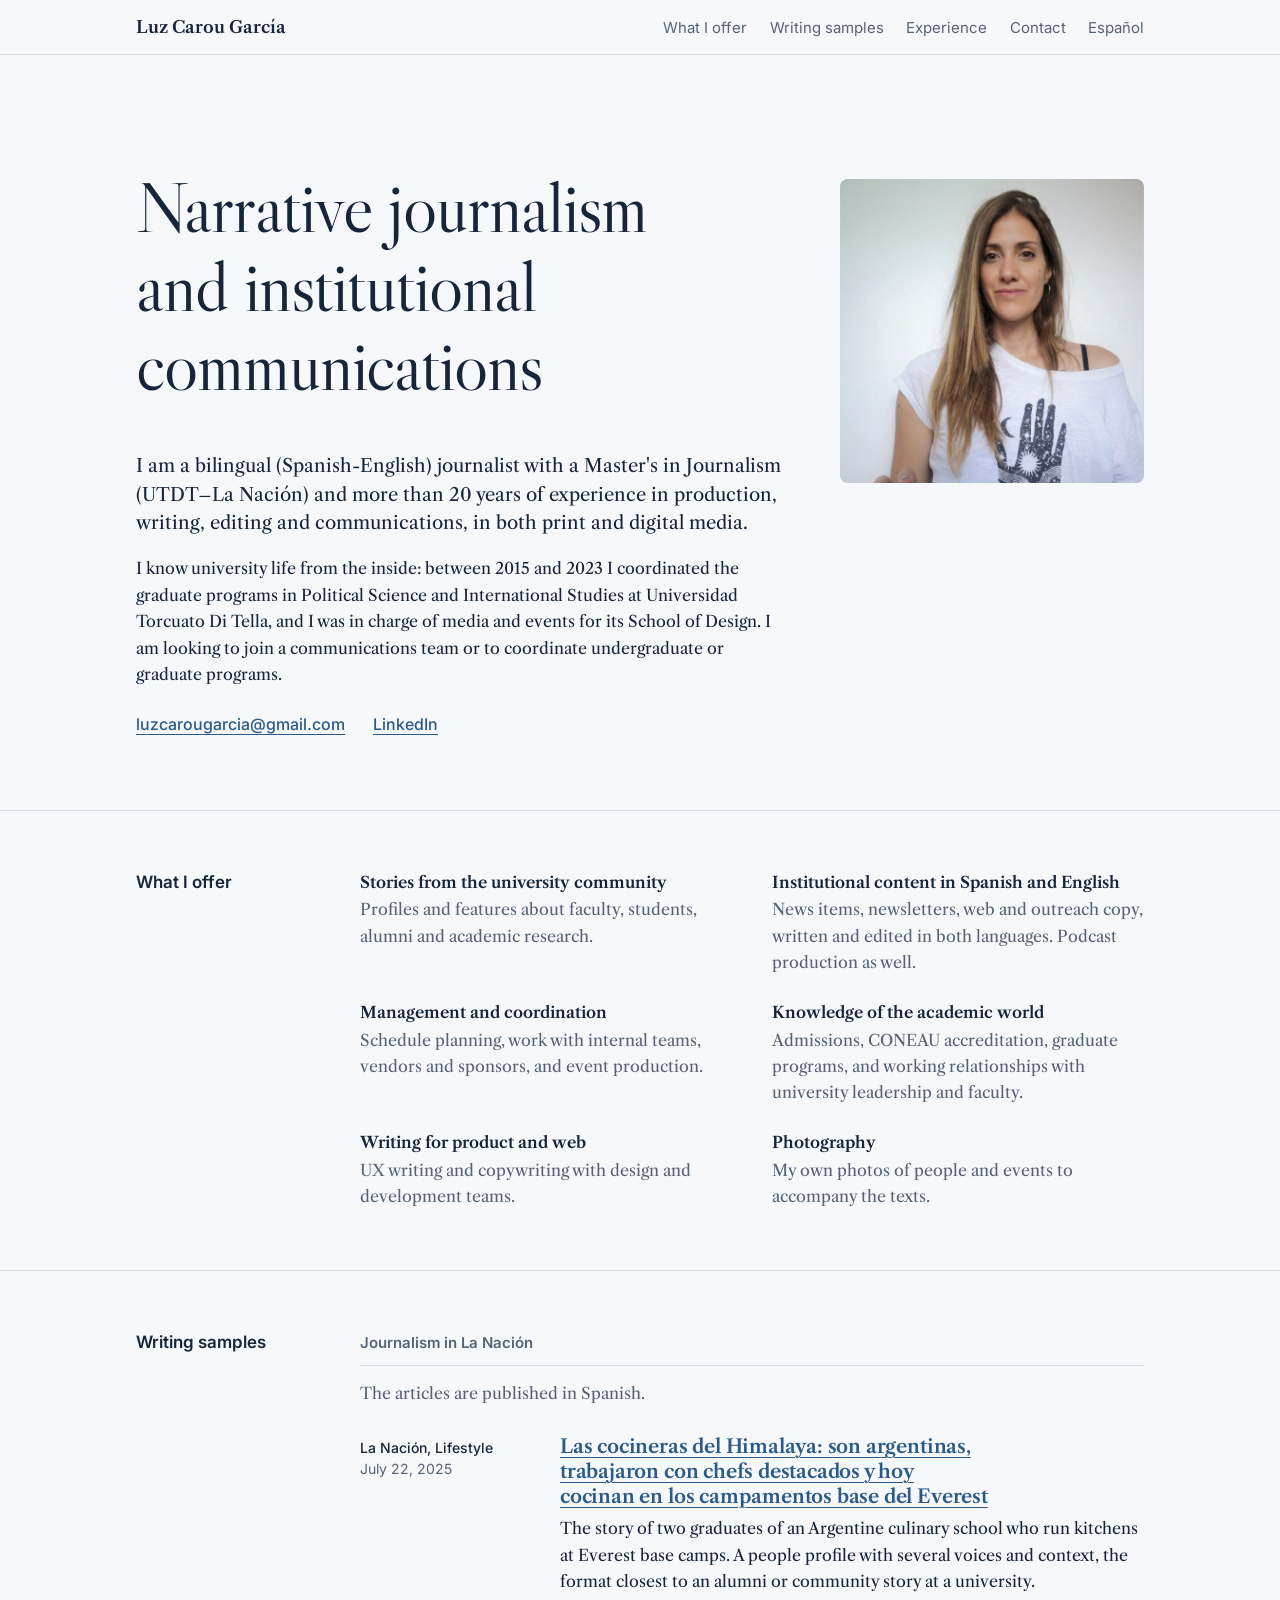
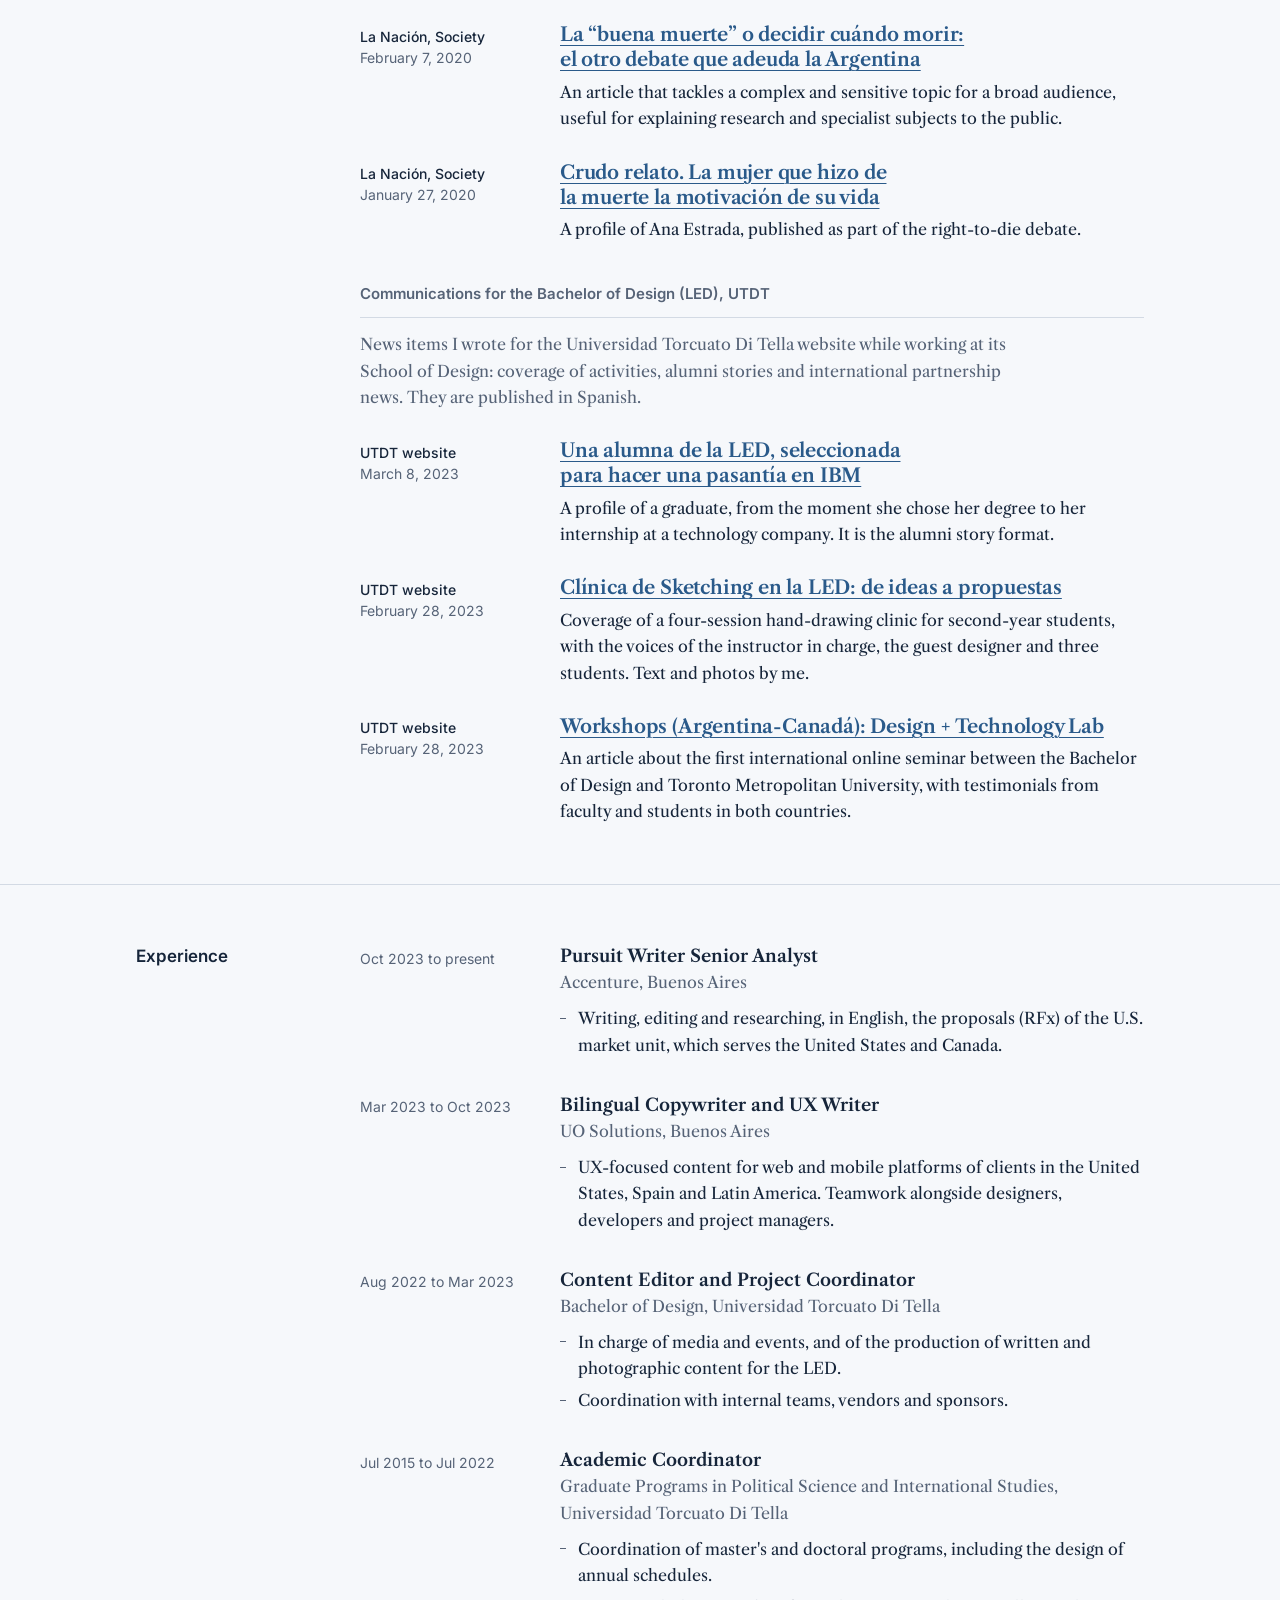
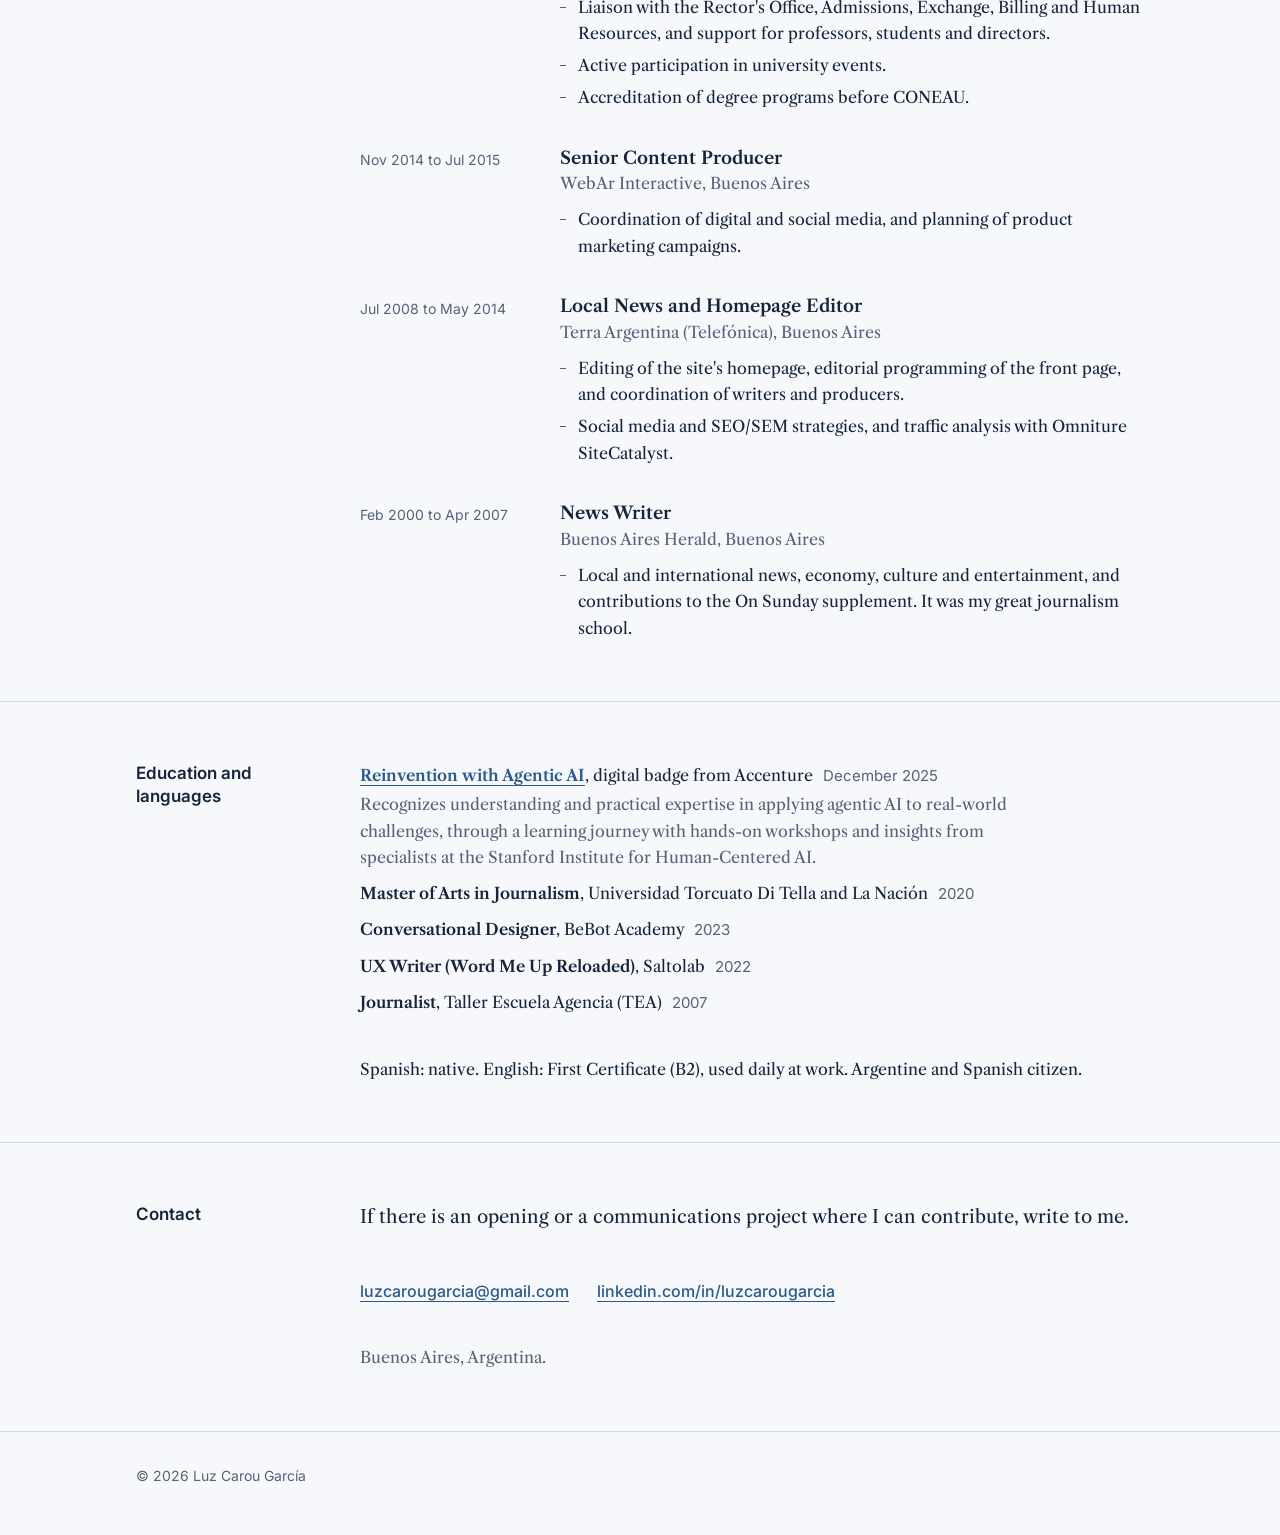
<file: en (5).html>
<!doctype html>
<html lang="en">
<head>
  <meta charset="utf-8">
  <meta name="viewport" content="width=device-width, initial-scale=1">
  <title>Luz Carou García | Journalist and content editor</title>
  <meta name="description" content="Portfolio of Luz Carou García: bilingual (Spanish-English) journalist with a Master's in Journalism and experience in communications, content and university administration.">
  <meta property="og:title" content="Luz Carou García | Journalist and content editor">
  <meta property="og:description" content="Writing samples from La Nación and Universidad Torcuato Di Tella, plus experience in digital content and bilingual writing.">
  <meta property="og:type" content="website">
  <meta property="og:locale" content="en_US">
  <meta name="theme-color" content="#F6F8FB">
  <link rel="alternate" hreflang="es" href="index.html">

  <link rel="preconnect" href="https://fonts.googleapis.com">
  <link rel="preconnect" href="https://fonts.gstatic.com" crossorigin>
  <link rel="stylesheet" href="https://fonts.googleapis.com/css2?family=Inter:wght@400;500;600&family=Libre+Caslon+Display&family=Libre+Caslon+Text:ital,wght@0,400;0,700;1,400&display=swap">
  <link rel="stylesheet" href="style.css">
</head>
<body>
  <a class="skip" href="#content">Skip to content</a>

  <header class="masthead">
    <div class="wrap masthead-inner">
      <a class="site-name" href="#home">Luz Carou García</a>
      <nav aria-label="Sections">
        <ul>
          <li><a href="#offer">What I offer</a></li>
          <li><a href="#samples">Writing samples</a></li>
          <li><a href="#experience">Experience</a></li>
          <li><a href="#contact">Contact</a></li>
          <li><a href="index.html" lang="es" hreflang="es">Español</a></li>
        </ul>
      </nav>
    </div>
  </header>

  <main id="content">
    <section class="hero" id="home">
      <div class="wrap hero-grid">
        <div class="hero-text">
        <h1>Narrative journalism and institutional communications</h1>
        <div class="hero-body">
          <p class="lead">I am a bilingual (Spanish-English) journalist with a Master's in Journalism (UTDT–La Nación) and more than 20 years of experience in production, writing, editing and communications, in both print and digital media.</p>
          <p>I know university life from the inside: between 2015 and 2023 I coordinated the graduate programs in Political Science and International Studies at Universidad Torcuato Di Tella, and I was in charge of media and events for its School of Design. I am looking to join a communications team or to coordinate undergraduate or graduate programs.</p>
          <p class="hero-links">
            <a href="mailto:luzcarougarcia@gmail.com">luzcarougarcia@gmail.com</a>
            <a href="https://linkedin.com/in/luzcarougarcia/" target="_blank" rel="noopener">LinkedIn</a>
          </p>
        </div>
        </div>
        <figure class="hero-photo">
          <img src="foto-luz.jpg" alt="Portrait of Luz Carou García" width="640" height="640">
        </figure>
      </div>
    </section>

    <section class="section" id="offer" aria-labelledby="t-offer">
      <div class="wrap row">
        <h2 id="t-offer">What I offer</h2>
        <dl class="skills">
          <div>
            <dt>Stories from the university community</dt>
            <dd>Profiles and features about faculty, students, alumni and academic research.</dd>
          </div>
          <div>
            <dt>Institutional content in Spanish and English</dt>
            <dd>News items, newsletters, web and outreach copy, written and edited in both languages. Podcast production as well.</dd>
          </div>
          <div>
            <dt>Management and coordination</dt>
            <dd>Schedule planning, work with internal teams, vendors and sponsors, and event production.</dd>
          </div>
          <div>
            <dt>Knowledge of the academic world</dt>
            <dd>Admissions, CONEAU accreditation, graduate programs, and working relationships with university leadership and faculty.</dd>
          </div>
          <div>
            <dt>Writing for product and web</dt>
            <dd>UX writing and copywriting with design and development teams.</dd>
          </div>
          <div>
            <dt>Photography</dt>
            <dd>My own photos of people and events to accompany the texts.</dd>
          </div>
        </dl>
      </div>
    </section>

    <section class="section" id="samples" aria-labelledby="t-samples">
      <div class="wrap row">
        <h2 id="t-samples">Writing samples</h2>
        <div class="stack">

          <div class="group">
            <h3 class="group-title">Journalism in La Nación</h3>
            <p class="group-note">The articles are published in Spanish.</p>

            <article class="piece">
              <p class="dateline"><span class="outlet">La Nación, Lifestyle</span><time datetime="2025-07-22">July 22, 2025</time></p>
              <div>
                <h4><a href="https://www.lanacion.com.ar/lifestyle/las-cocineras-del-himalaya-son-argentinas-trabajaron-con-chefs-destacados-y-hoy-cocinan-en-los-nid22072025/" target="_blank" rel="noopener" lang="es">Las cocineras del Himalaya: son argentinas, trabajaron con chefs destacados y hoy cocinan en los campamentos base del Everest</a></h4>
                <p>The story of two graduates of an Argentine culinary school who run kitchens at Everest base camps. A people profile with several voices and context, the format closest to an alumni or community story at a university.</p>
              </div>
            </article>

            <article class="piece">
              <p class="dateline"><span class="outlet">La Nación, Society</span><time datetime="2020-02-07">February 7, 2020</time></p>
              <div>
                <h4><a href="https://www.lanacion.com.ar/sociedad/la-buena-muerte-libertad-morir-otro-debate-nid2328566/" target="_blank" rel="noopener" lang="es">La “buena muerte” o decidir cuándo morir: el otro debate que adeuda la Argentina</a></h4>
                <p>An article that tackles a complex and sensitive topic for a broad audience, useful for explaining research and specialist subjects to the public.</p>
              </div>
            </article>

            <article class="piece">
              <p class="dateline"><span class="outlet">La Nación, Society</span><time datetime="2020-01-27">January 27, 2020</time></p>
              <div>
                <h4><a href="https://www.lanacion.com.ar/sociedad/ana-estrada-nid2325894/" target="_blank" rel="noopener" lang="es">Crudo relato. La mujer que hizo de la muerte la motivación de su vida</a></h4>
                <p>A profile of Ana Estrada, published as part of the right-to-die debate.</p>
              </div>
            </article>
          </div>

          <div class="group">
            <h3 class="group-title">Communications for the Bachelor of Design (LED), UTDT</h3>
            <p class="group-note">News items I wrote for the Universidad Torcuato Di Tella website while working at its School of Design: coverage of activities, alumni stories and international partnership news. They are published in Spanish.</p>

            <article class="piece">
              <p class="dateline"><span class="outlet">UTDT website</span><time datetime="2023-03-08">March 8, 2023</time></p>
              <div>
                <h4><a href="https://www.utdt.edu/novedades.php?id_novedad=5260" target="_blank" rel="noopener" lang="es">Una alumna de la LED, seleccionada para hacer una pasantía en IBM</a></h4>
                <p>A profile of a graduate, from the moment she chose her degree to her internship at a technology company. It is the alumni story format.</p>
              </div>
            </article>

            <article class="piece">
              <p class="dateline"><span class="outlet">UTDT website</span><time datetime="2023-02-28">February 28, 2023</time></p>
              <div>
                <h4><a href="https://www.utdt.edu/novedades.php?id_novedad=5250" target="_blank" rel="noopener" lang="es">Clínica de Sketching en la LED: de ideas a propuestas</a></h4>
                <p>Coverage of a four-session hand-drawing clinic for second-year students, with the voices of the instructor in charge, the guest designer and three students. Text and photos by me.</p>
              </div>
            </article>

            <article class="piece">
              <p class="dateline"><span class="outlet">UTDT website</span><time datetime="2023-02-28">February 28, 2023</time></p>
              <div>
                <h4><a href="https://www.utdt.edu/ver_novedad.php?id_novedad=5251&amp;id_item_menu=26533" target="_blank" rel="noopener" lang="es">Workshops (Argentina-Canadá): Design + Technology Lab</a></h4>
                <p>An article about the first international online seminar between the Bachelor of Design and Toronto Metropolitan University, with testimonials from faculty and students in both countries.</p>
              </div>
            </article>
          </div>

        </div>
      </div>
    </section>

    <section class="section" id="experience" aria-labelledby="t-experience">
      <div class="wrap row">
        <h2 id="t-experience">Experience</h2>
        <div class="stack jobs">

          <article class="job">
            <p class="dateline"><time datetime="2023-10">Oct 2023</time> to present</p>
            <div>
              <h3>Pursuit Writer Senior Analyst</h3>
              <p class="org">Accenture, Buenos Aires</p>
              <ul>
                <li>Writing, editing and researching, in English, the proposals (RFx) of the U.S. market unit, which serves the United States and Canada.</li>
              </ul>
            </div>
          </article>

          <article class="job">
            <p class="dateline"><time datetime="2023-03">Mar 2023</time> to <time datetime="2023-10">Oct 2023</time></p>
            <div>
              <h3>Bilingual Copywriter and UX Writer</h3>
              <p class="org">UO Solutions, Buenos Aires</p>
              <ul>
                <li>UX-focused content for web and mobile platforms of clients in the United States, Spain and Latin America. Teamwork alongside designers, developers and project managers.</li>
              </ul>
            </div>
          </article>

          <article class="job">
            <p class="dateline"><time datetime="2022-08">Aug 2022</time> to <time datetime="2023-03">Mar 2023</time></p>
            <div>
              <h3>Content Editor and Project Coordinator</h3>
              <p class="org">Bachelor of Design, Universidad Torcuato Di Tella</p>
              <ul>
                <li>In charge of media and events, and of the production of written and photographic content for the LED.</li>
                <li>Coordination with internal teams, vendors and sponsors.</li>
              </ul>
            </div>
          </article>

          <article class="job">
            <p class="dateline"><time datetime="2015-07">Jul 2015</time> to <time datetime="2022-07">Jul 2022</time></p>
            <div>
              <h3>Academic Coordinator</h3>
              <p class="org">Graduate Programs in Political Science and International Studies, Universidad Torcuato Di Tella</p>
              <ul>
                <li>Coordination of master's and doctoral programs, including the design of annual schedules.</li>
                <li>Liaison with the Rector's Office, Admissions, Exchange, Billing and Human Resources, and support for professors, students and directors.</li>
                <li>Active participation in university events.</li>
                <li>Accreditation of degree programs before CONEAU.</li>
              </ul>
            </div>
          </article>

          <article class="job">
            <p class="dateline"><time datetime="2014-11">Nov 2014</time> to <time datetime="2015-07">Jul 2015</time></p>
            <div>
              <h3>Senior Content Producer</h3>
              <p class="org">WebAr Interactive, Buenos Aires</p>
              <ul>
                <li>Coordination of digital and social media, and planning of product marketing campaigns.</li>
              </ul>
            </div>
          </article>

          <article class="job">
            <p class="dateline"><time datetime="2008-07">Jul 2008</time> to <time datetime="2014-05">May 2014</time></p>
            <div>
              <h3>Local News and Homepage Editor</h3>
              <p class="org">Terra Argentina (Telefónica), Buenos Aires</p>
              <ul>
                <li>Editing of the site's homepage, editorial programming of the front page, and coordination of writers and producers.</li>
                <li>Social media and SEO/SEM strategies, and traffic analysis with Omniture SiteCatalyst.</li>
              </ul>
            </div>
          </article>

          <article class="job">
            <p class="dateline"><time datetime="2000-02">Feb 2000</time> to <time datetime="2007-04">Apr 2007</time></p>
            <div>
              <h3>News Writer</h3>
              <p class="org">Buenos Aires Herald, Buenos Aires</p>
              <ul>
                <li>Local and international news, economy, culture and entertainment, and contributions to the On Sunday supplement. It was my great journalism school.</li>
              </ul>
            </div>
          </article>

        </div>
      </div>
    </section>

    <section class="section" id="education" aria-labelledby="t-education">
      <div class="wrap row">
        <h2 id="t-education">Education and languages</h2>
        <div class="stack">
          <ul class="plain">
            <li><span class="what"><a href="https://www.credly.com/badges/e3eca38a-59ef-40af-a3d5-d68a430a47ed/linked_in?t=t72863" target="_blank" rel="noopener">Reinvention with Agentic AI</a></span>, digital badge from Accenture <span class="when">December 2025</span>
              <span class="note">Recognizes understanding and practical expertise in applying agentic AI to real-world challenges, through a learning journey with hands-on workshops and insights from specialists at the Stanford Institute for Human-Centered AI.</span></li>
            <li><span class="what">Master of Arts in Journalism</span>, Universidad Torcuato Di Tella and La Nación <span class="when">2020</span></li>
            <li><span class="what">Conversational Designer</span>, BeBot Academy <span class="when">2023</span></li>
            <li><span class="what">UX Writer (Word Me Up Reloaded)</span>, Saltolab <span class="when">2022</span></li>
            <li><span class="what">Journalist</span>, Taller Escuela Agencia (TEA) <span class="when">2007</span></li>
          </ul>
          <p>Spanish: native. English: First Certificate (B2), used daily at work. Argentine and Spanish citizen.</p>
        </div>
      </div>
    </section>

    <section class="section" id="contact" aria-labelledby="t-contact">
      <div class="wrap row">
        <h2 id="t-contact">Contact</h2>
        <div class="stack">
          <p class="lead">If there is an opening or a communications project where I can contribute, write to me.</p>
          <p class="hero-links">
            <a href="mailto:luzcarougarcia@gmail.com">luzcarougarcia@gmail.com</a>
            <a href="https://linkedin.com/in/luzcarougarcia/" target="_blank" rel="noopener">linkedin.com/in/luzcarougarcia</a>
          </p>
          <p class="muted">Buenos Aires, Argentina.</p>
        </div>
      </div>
    </section>
  </main>

  <footer class="footer">
    <div class="wrap">
      <p>© 2026 Luz Carou García</p>
    </div>
  </footer>
</body>
</html>
</file>
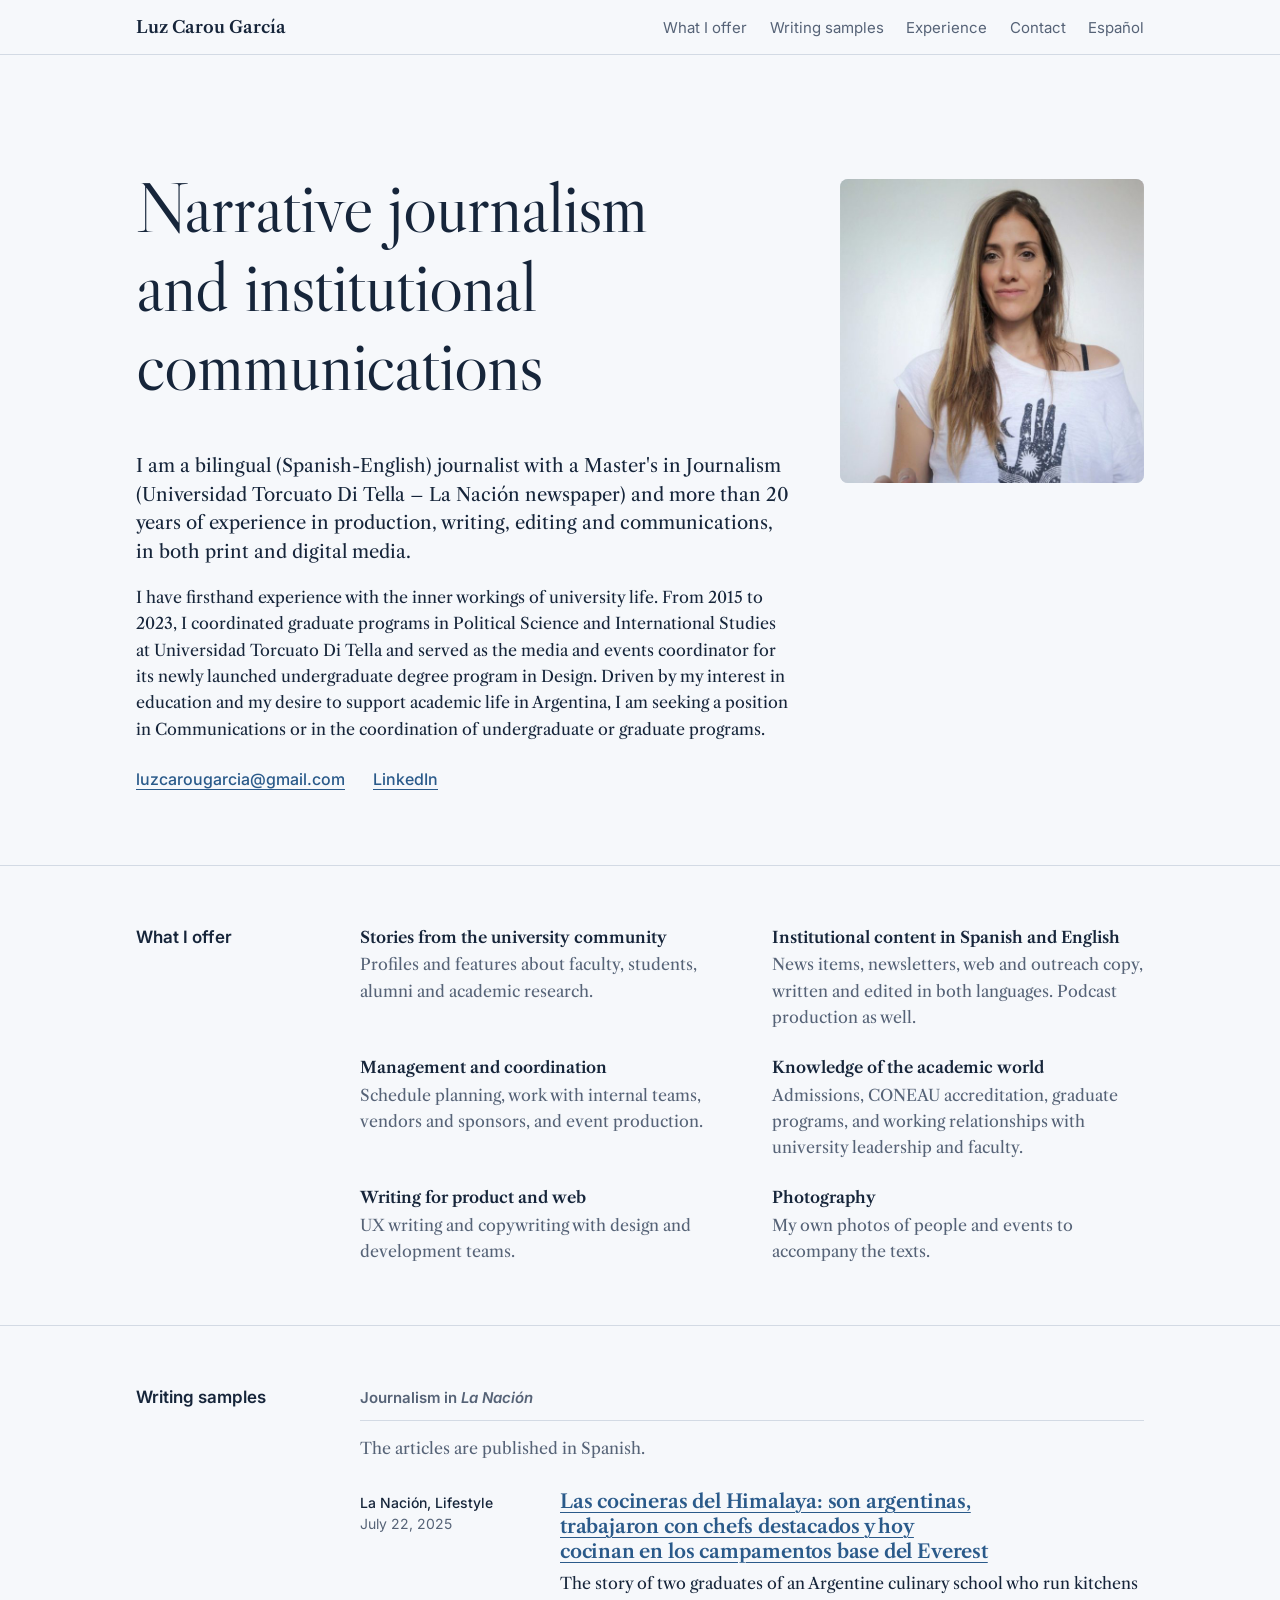
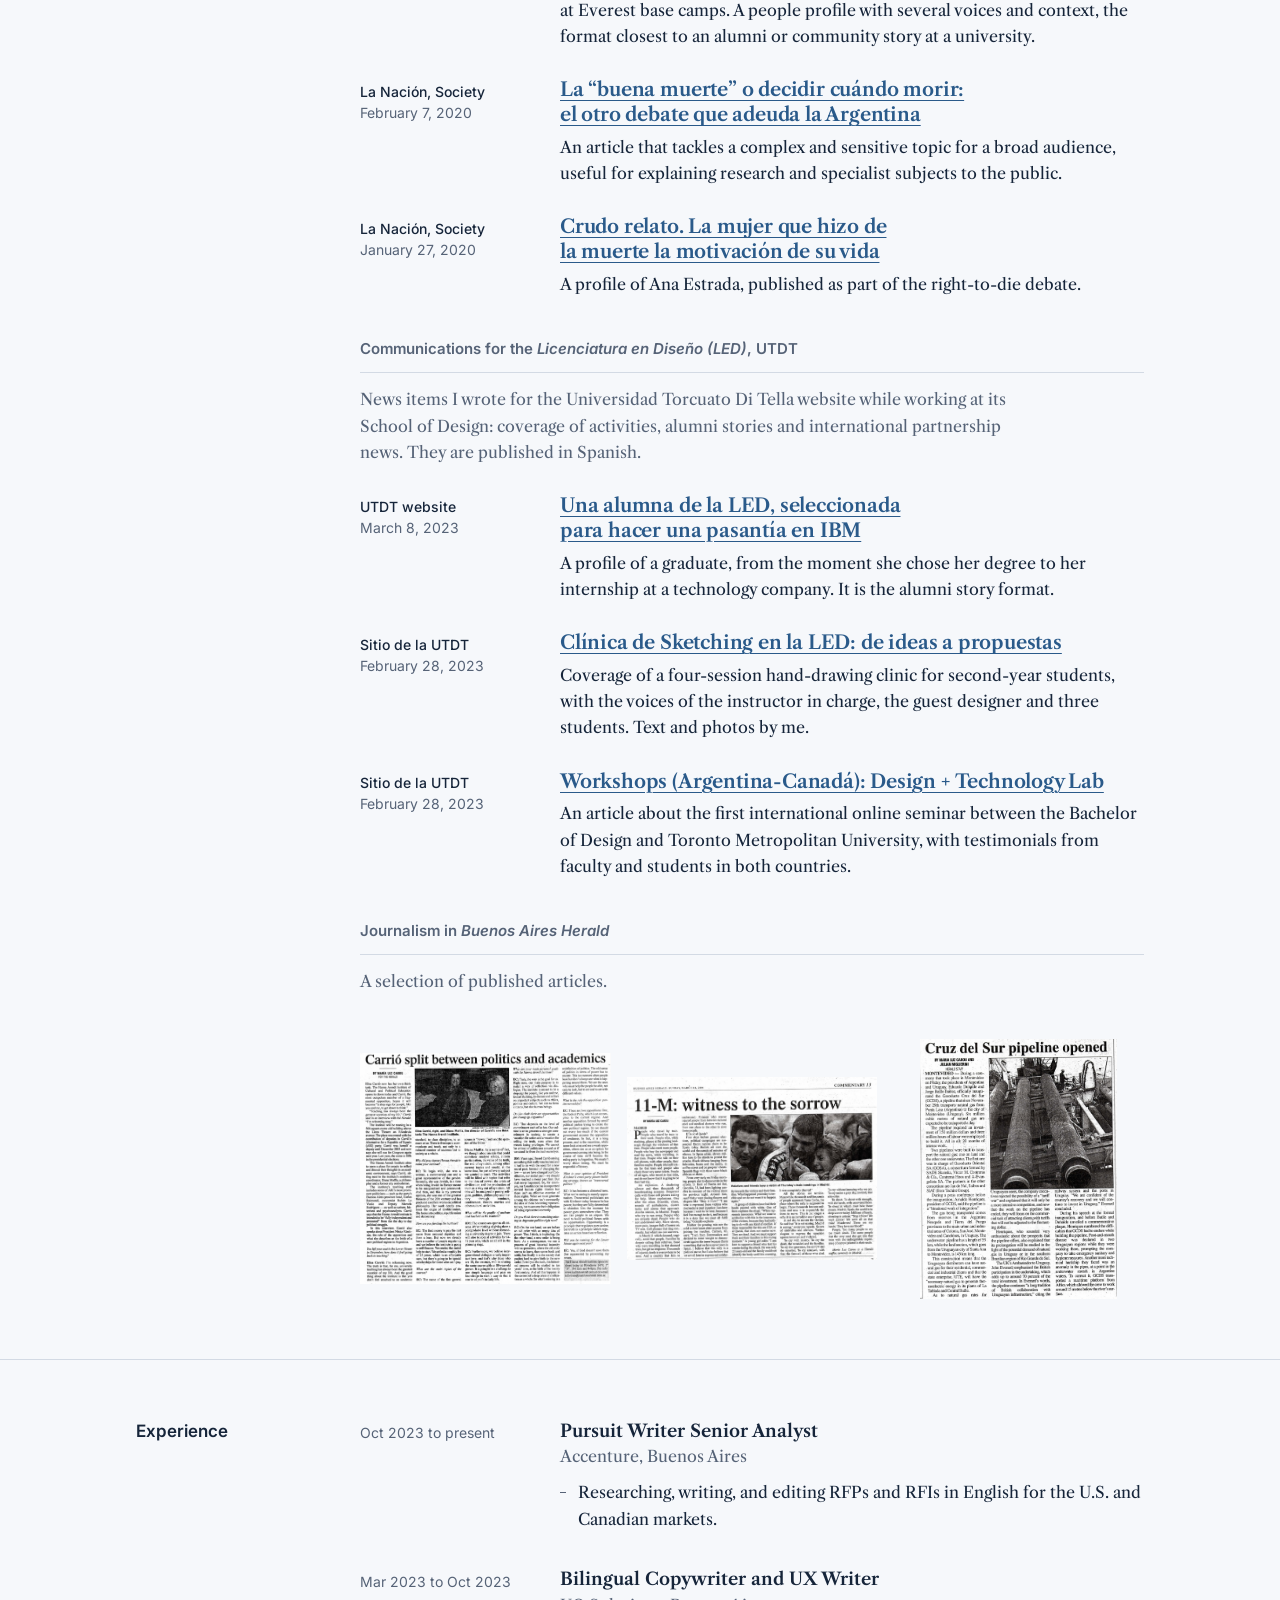
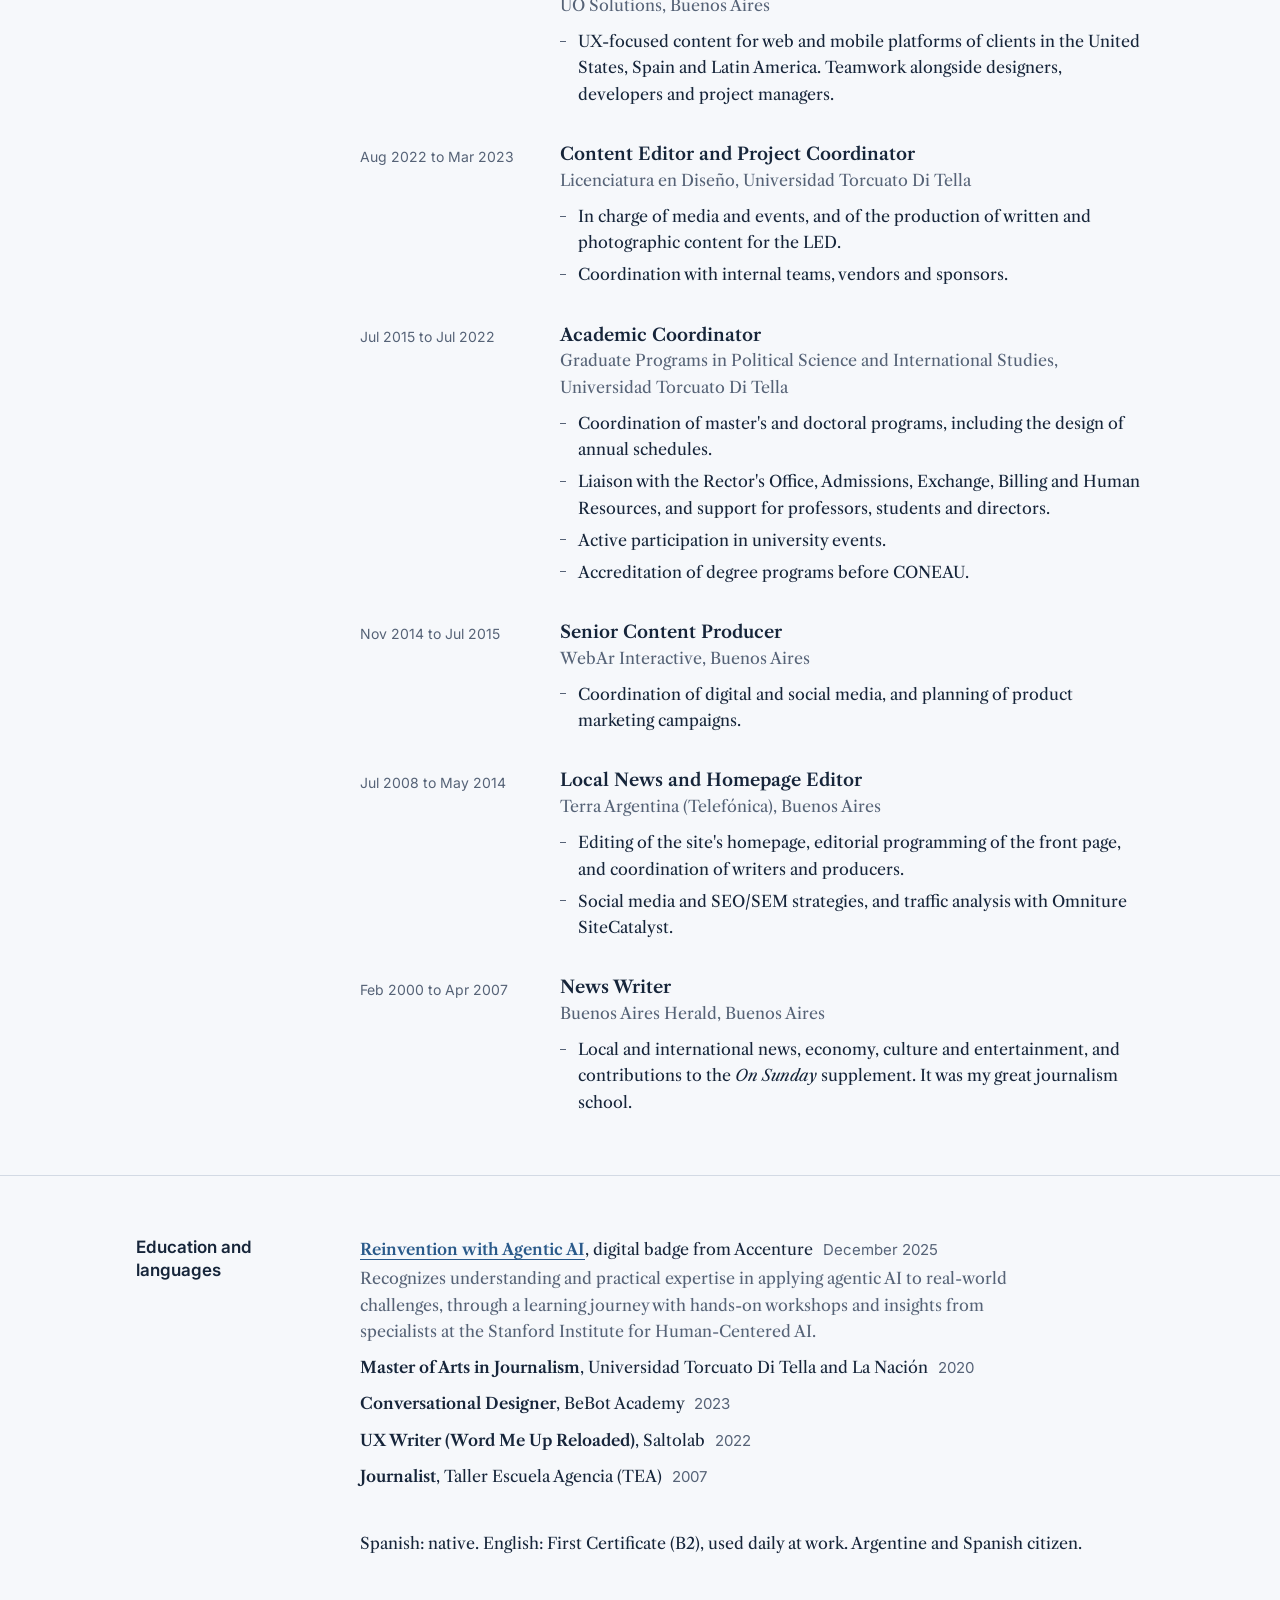
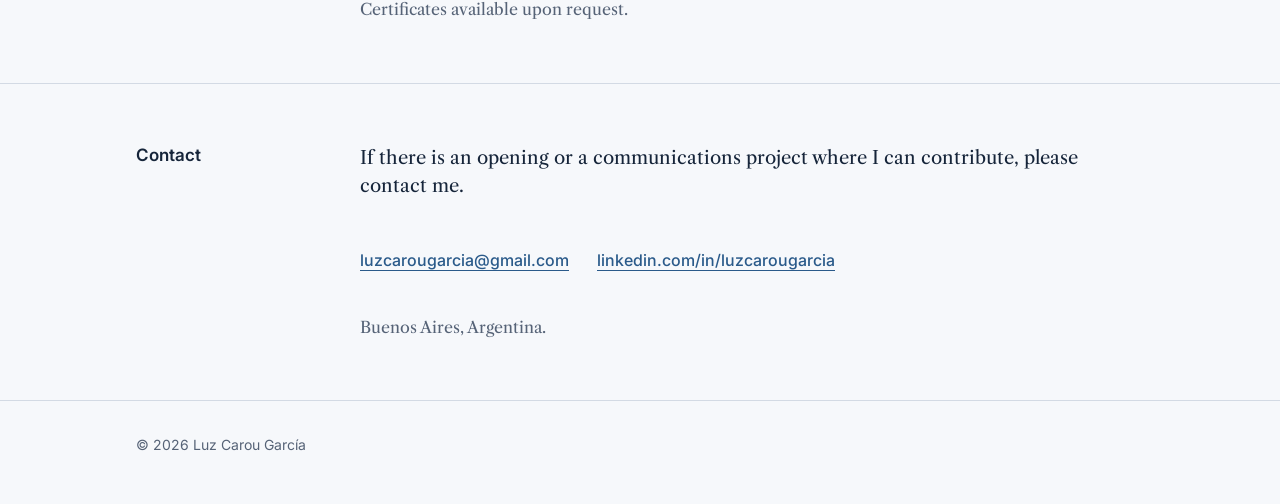
<file: en.html>
<!doctype html>
<html lang="en">
<head>
  <meta charset="utf-8">
  <meta name="viewport" content="width=device-width, initial-scale=1">
  <title>Luz Carou García | Journalist and content editor</title>
  <meta name="description" content="Portfolio of Luz Carou García: bilingual (Spanish-English) journalist with a Master's in Journalism and experience in communications, content and university administration.">
  <meta property="og:title" content="Luz Carou García | Journalist and content editor">
  <meta property="og:description" content="Writing samples from La Nación and Universidad Torcuato Di Tella, plus experience in digital content and bilingual writing.">
  <meta property="og:type" content="website">
  <meta property="og:locale" content="en_US">
  <meta name="theme-color" content="#F6F8FB">
  <link rel="alternate" hreflang="es" href="index.html">

  <link rel="preconnect" href="https://fonts.googleapis.com">
  <link rel="preconnect" href="https://fonts.gstatic.com" crossorigin>
  <link rel="stylesheet" href="https://fonts.googleapis.com/css2?family=Inter:wght@400;500;600&family=Libre+Caslon+Display&family=Libre+Caslon+Text:ital,wght@0,400;0,700;1,400&display=swap">
  <link rel="stylesheet" href="style.css">
</head>
<body>
  <a class="skip" href="#content">Skip to content</a>

  <header class="masthead">
    <div class="wrap masthead-inner">
      <a class="site-name" href="#home">Luz Carou García</a>
      <nav aria-label="Sections">
        <ul>
          <li><a href="#offer">What I offer</a></li>
          <li><a href="#samples">Writing samples</a></li>
          <li><a href="#experience">Experience</a></li>
          <li><a href="#contact">Contact</a></li>
          <li><a href="index.html" lang="es" hreflang="es">Español</a></li>
        </ul>
      </nav>
    </div>
  </header>

  <main id="content">
    <section class="hero" id="home">
      <div class="wrap hero-grid">
        <div class="hero-text">
        <h1>Narrative journalism and institutional communications</h1>
        <div class="hero-body">
          <p class="lead">I am a bilingual (Spanish-English) journalist with a Master's in Journalism (Universidad Torcuato Di Tella – La Nación newspaper) and more than 20 years of experience in production, writing, editing and communications, in both print and digital media.</p>
          <p>I have firsthand experience with the inner workings of university life. From 2015 to 2023, I coordinated graduate programs in Political Science and International Studies at Universidad Torcuato Di Tella and served as the media and events coordinator for its newly launched undergraduate degree program in Design. Driven by my interest in education and my desire to support academic life in Argentina, I am seeking a position in Communications or in the coordination of undergraduate or graduate programs.</p>
          <p class="hero-links">
            <a href="mailto:luzcarougarcia@gmail.com">luzcarougarcia@gmail.com</a>
            <a href="https://linkedin.com/in/luzcarougarcia/" target="_blank" rel="noopener">LinkedIn</a>
          </p>
        </div>
        </div>
        <figure class="hero-photo">
          <img src="foto-luz.jpg" alt="Portrait of Luz Carou García" width="640" height="640">
        </figure>
      </div>
    </section>

    <section class="section" id="offer" aria-labelledby="t-offer">
      <div class="wrap row">
        <h2 id="t-offer">What I offer</h2>
        <dl class="skills">
          <div>
            <dt>Stories from the university community</dt>
            <dd>Profiles and features about faculty, students, alumni and academic research.</dd>
          </div>
          <div>
            <dt>Institutional content in Spanish and English</dt>
            <dd>News items, newsletters, web and outreach copy, written and edited in both languages. Podcast production as well.</dd>
          </div>
          <div>
            <dt>Management and coordination</dt>
            <dd>Schedule planning, work with internal teams, vendors and sponsors, and event production.</dd>
          </div>
          <div>
            <dt>Knowledge of the academic world</dt>
            <dd>Admissions, CONEAU accreditation, graduate programs, and working relationships with university leadership and faculty.</dd>
          </div>
          <div>
            <dt>Writing for product and web</dt>
            <dd>UX writing and copywriting with design and development teams.</dd>
          </div>
          <div>
            <dt>Photography</dt>
            <dd>My own photos of people and events to accompany the texts.</dd>
          </div>
        </dl>
      </div>
    </section>

    <section class="section" id="samples" aria-labelledby="t-samples">
      <div class="wrap row">
        <h2 id="t-samples">Writing samples</h2>
        <div class="stack">

          <div class="group">
            <h3 class="group-title">Journalism in <em>La Nación</em></h3>
            <p class="group-note">The articles are published in Spanish.</p>

            <article class="piece">
              <p class="dateline"><span class="outlet">La Nación, Lifestyle</span><time datetime="2025-07-22">July 22, 2025</time></p>
              <div>
                <h4><a href="https://www.lanacion.com.ar/lifestyle/las-cocineras-del-himalaya-son-argentinas-trabajaron-con-chefs-destacados-y-hoy-cocinan-en-los-nid22072025/" target="_blank" rel="noopener" lang="es">Las cocineras del Himalaya: son argentinas, trabajaron con chefs destacados y hoy cocinan en los campamentos base del Everest</a></h4>
                <p>The story of two graduates of an Argentine culinary school who run kitchens at Everest base camps. A people profile with several voices and context, the format closest to an alumni or community story at a university.</p>
              </div>
            </article>

            <article class="piece">
              <p class="dateline"><span class="outlet">La Nación, Society</span><time datetime="2020-02-07">February 7, 2020</time></p>
              <div>
                <h4><a href="https://www.lanacion.com.ar/sociedad/la-buena-muerte-libertad-morir-otro-debate-nid2328566/" target="_blank" rel="noopener" lang="es">La “buena muerte” o decidir cuándo morir: el otro debate que adeuda la Argentina</a></h4>
                <p>An article that tackles a complex and sensitive topic for a broad audience, useful for explaining research and specialist subjects to the public.</p>
              </div>
            </article>

            <article class="piece">
              <p class="dateline"><span class="outlet">La Nación, Society</span><time datetime="2020-01-27">January 27, 2020</time></p>
              <div>
                <h4><a href="https://www.lanacion.com.ar/sociedad/ana-estrada-nid2325894/" target="_blank" rel="noopener" lang="es">Crudo relato. La mujer que hizo de la muerte la motivación de su vida</a></h4>
                <p>A profile of Ana Estrada, published as part of the right-to-die debate.</p>
              </div>
            </article>
          </div>

          <div class="group">
            <h3 class="group-title">Communications for the <em>Licenciatura en Diseño (LED)</em>, UTDT</h3>
            <p class="group-note">News items I wrote for the Universidad Torcuato Di Tella website while working at its School of Design: coverage of activities, alumni stories and international partnership news. They are published in Spanish.</p>

            <article class="piece">
              <p class="dateline"><span class="outlet">UTDT website</span><time datetime="2023-03-08">March 8, 2023</time></p>
              <div>
                <h4><a href="https://www.utdt.edu/novedades.php?id_novedad=5260" target="_blank" rel="noopener" lang="es">Una alumna de la LED, seleccionada para hacer una pasantía en IBM</a></h4>
                <p>A profile of a graduate, from the moment she chose her degree to her internship at a technology company. It is the alumni story format.</p>
              </div>
            </article>

            <article class="piece">
              <p class="dateline"><span class="outlet">Sitio de la UTDT</span><time datetime="2023-02-28">February 28, 2023</time></p>
              <div>
                <h4><a href="https://www.utdt.edu/novedades.php?id_novedad=5250" target="_blank" rel="noopener" lang="es">Clínica de Sketching en la LED: de ideas a propuestas</a></h4>
                <p>Coverage of a four-session hand-drawing clinic for second-year students, with the voices of the instructor in charge, the guest designer and three students. Text and photos by me.</p>
              </div>
            </article>

            <article class="piece">
              <p class="dateline"><span class="outlet">Sitio de la UTDT</span><time datetime="2023-02-28">February 28, 2023</time></p>
              <div>
                <h4><a href="https://www.utdt.edu/ver_novedad.php?id_novedad=5251&amp;id_item_menu=26533" target="_blank" rel="noopener" lang="es">Workshops (Argentina-Canadá): Design + Technology Lab</a></h4>
                <p>An article about the first international online seminar between the Bachelor of Design and Toronto Metropolitan University, with testimonials from faculty and students in both countries.</p>
              </div>
            </article>
          </div>

          <div class="group">
            <h3 class="group-title">Journalism in <em>Buenos Aires Herald</em></h3>
            <p class="group-note">A selection of published articles.</p>

            <div class="herald-gallery" style="display:grid; grid-template-columns:repeat(auto-fit, minmax(220px, 1fr)); gap:16px; margin-top:16px;">
              <a href="images/herald-article-01.jpg" target="_blank" rel="noopener">
                <img src="images/herald-article-01.jpg" alt="Article published in Buenos Aires Herald 01" loading="lazy" style="display:block; width:100%; height:260px; object-fit:contain;">
              </a>
              <a href="images/herald-article-02.jpg" target="_blank" rel="noopener">
                <img src="images/herald-article-02.jpg" alt="Article published in Buenos Aires Herald 02" loading="lazy" style="display:block; width:100%; height:260px; object-fit:contain;">
              </a>
              <a href="images/herald-article-03.jpg" target="_blank" rel="noopener">
                <img src="images/herald-article-03.jpg" alt="Article published in Buenos Aires Herald 03" loading="lazy" style="display:block; width:100%; height:260px; object-fit:contain;">
              </a>
            </div>
          </div>

        </div>
      </div>
    </section>

    <section class="section" id="experience" aria-labelledby="t-experience">
      <div class="wrap row">
        <h2 id="t-experience">Experience</h2>
        <div class="stack jobs">

          <article class="job">
            <p class="dateline"><time datetime="2023-10">Oct 2023</time> to present</p>
            <div>
              <h3>Pursuit Writer Senior Analyst</h3>
              <p class="org">Accenture, Buenos Aires</p>
              <ul>
                <li>Researching, writing, and editing RFPs and RFIs in English for the U.S. and Canadian markets.</li>
              </ul>
            </div>
          </article>

          <article class="job">
            <p class="dateline"><time datetime="2023-03">Mar 2023</time> to <time datetime="2023-10">Oct 2023</time></p>
            <div>
              <h3>Bilingual Copywriter and UX Writer</h3>
              <p class="org">UO Solutions, Buenos Aires</p>
              <ul>
                <li>UX-focused content for web and mobile platforms of clients in the United States, Spain and Latin America. Teamwork alongside designers, developers and project managers.</li>
              </ul>
            </div>
          </article>

          <article class="job">
            <p class="dateline"><time datetime="2022-08">Aug 2022</time> to <time datetime="2023-03">Mar 2023</time></p>
            <div>
              <h3>Content Editor and Project Coordinator</h3>
              <p class="org">Licenciatura en Diseño, Universidad Torcuato Di Tella</p>
              <ul>
                <li>In charge of media and events, and of the production of written and photographic content for the LED.</li>
                <li>Coordination with internal teams, vendors and sponsors.</li>
              </ul>
            </div>
          </article>

          <article class="job">
            <p class="dateline"><time datetime="2015-07">Jul 2015</time> to <time datetime="2022-07">Jul 2022</time></p>
            <div>
              <h3>Academic Coordinator</h3>
              <p class="org">Graduate Programs in Political Science and International Studies, Universidad Torcuato Di Tella</p>
              <ul>
                <li>Coordination of master's and doctoral programs, including the design of annual schedules.</li>
                <li>Liaison with the Rector's Office, Admissions, Exchange, Billing and Human Resources, and support for professors, students and directors.</li>
                <li>Active participation in university events.</li>
                <li>Accreditation of degree programs before CONEAU.</li>
              </ul>
            </div>
          </article>

          <article class="job">
            <p class="dateline"><time datetime="2014-11">Nov 2014</time> to <time datetime="2015-07">Jul 2015</time></p>
            <div>
              <h3>Senior Content Producer</h3>
              <p class="org">WebAr Interactive, Buenos Aires</p>
              <ul>
                <li>Coordination of digital and social media, and planning of product marketing campaigns.</li>
              </ul>
            </div>
          </article>

          <article class="job">
            <p class="dateline"><time datetime="2008-07">Jul 2008</time> to <time datetime="2014-05">May 2014</time></p>
            <div>
              <h3>Local News and Homepage Editor</h3>
              <p class="org">Terra Argentina (Telefónica), Buenos Aires</p>
              <ul>
                <li>Editing of the site's homepage, editorial programming of the front page, and coordination of writers and producers.</li>
                <li>Social media and SEO/SEM strategies, and traffic analysis with Omniture SiteCatalyst.</li>
              </ul>
            </div>
          </article>

          <article class="job">
            <p class="dateline"><time datetime="2000-02">Feb 2000</time> to <time datetime="2007-04">Apr 2007</time></p>
            <div>
              <h3>News Writer</h3>
              <p class="org">Buenos Aires Herald, Buenos Aires</p>
              <ul>
                <li>Local and international news, economy, culture and entertainment, and contributions to the <em>On Sunday</em> supplement. It was my great journalism school.</li>
              </ul>
            </div>
          </article>

        </div>
      </div>
    </section>

    <section class="section" id="education" aria-labelledby="t-education">
      <div class="wrap row">
        <h2 id="t-education">Education and languages</h2>
        <div class="stack">
          <ul class="plain">
            <li><span class="what"><a href="https://www.credly.com/badges/e3eca38a-59ef-40af-a3d5-d68a430a47ed/linked_in?t=t72863" target="_blank" rel="noopener">Reinvention with Agentic AI</a></span>, digital badge from Accenture <span class="when">December 2025</span>
              <span class="note">Recognizes understanding and practical expertise in applying agentic AI to real-world challenges, through a learning journey with hands-on workshops and insights from specialists at the Stanford Institute for Human-Centered AI.</span></li>
            <li><span class="what">Master of Arts in Journalism</span>, Universidad Torcuato Di Tella and La Nación <span class="when">2020</span></li>
            <li><span class="what">Conversational Designer</span>, BeBot Academy <span class="when">2023</span></li>
            <li><span class="what">UX Writer (Word Me Up Reloaded)</span>, Saltolab <span class="when">2022</span></li>
            <li><span class="what">Journalist</span>, Taller Escuela Agencia (TEA) <span class="when">2007</span></li>
          </ul>
          <p>Spanish: native. English: First Certificate (B2), used daily at work. Argentine and Spanish citizen.</p>
          <p class="muted">Certificates available upon request.</p>
        </div>
      </div>
    </section>

    <section class="section" id="contact" aria-labelledby="t-contact">
      <div class="wrap row">
        <h2 id="t-contact">Contact</h2>
        <div class="stack">
          <p class="lead">If there is an opening or a communications project where I can contribute, please contact me.</p>
          <p class="hero-links">
            <a href="mailto:luzcarougarcia@gmail.com">luzcarougarcia@gmail.com</a>
            <a href="https://linkedin.com/in/luzcarougarcia/" target="_blank" rel="noopener">linkedin.com/in/luzcarougarcia</a>
          </p>
          <p class="muted">Buenos Aires, Argentina.</p>
        </div>
      </div>
    </section>
  </main>

  <footer class="footer">
    <div class="wrap">
      <p>© 2026 Luz Carou García</p>
    </div>
  </footer>
</body>
</html>
</file>
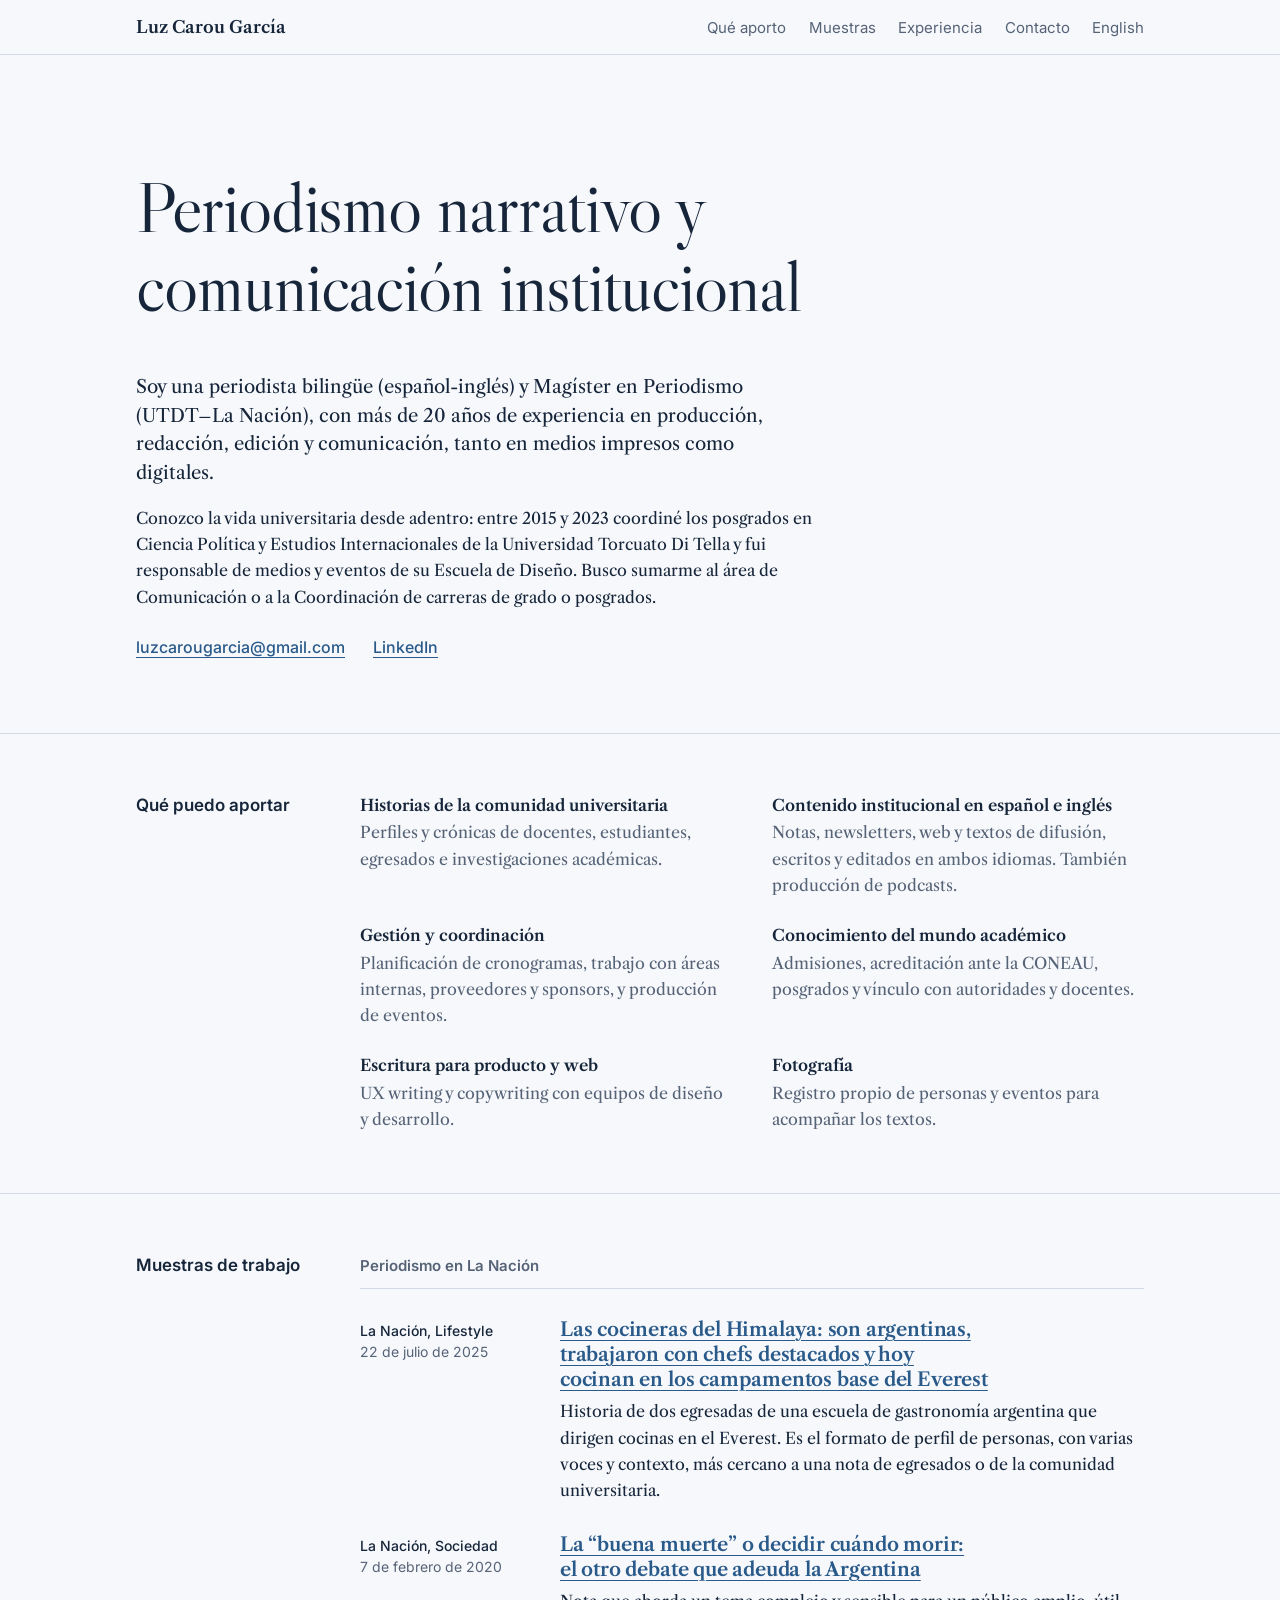
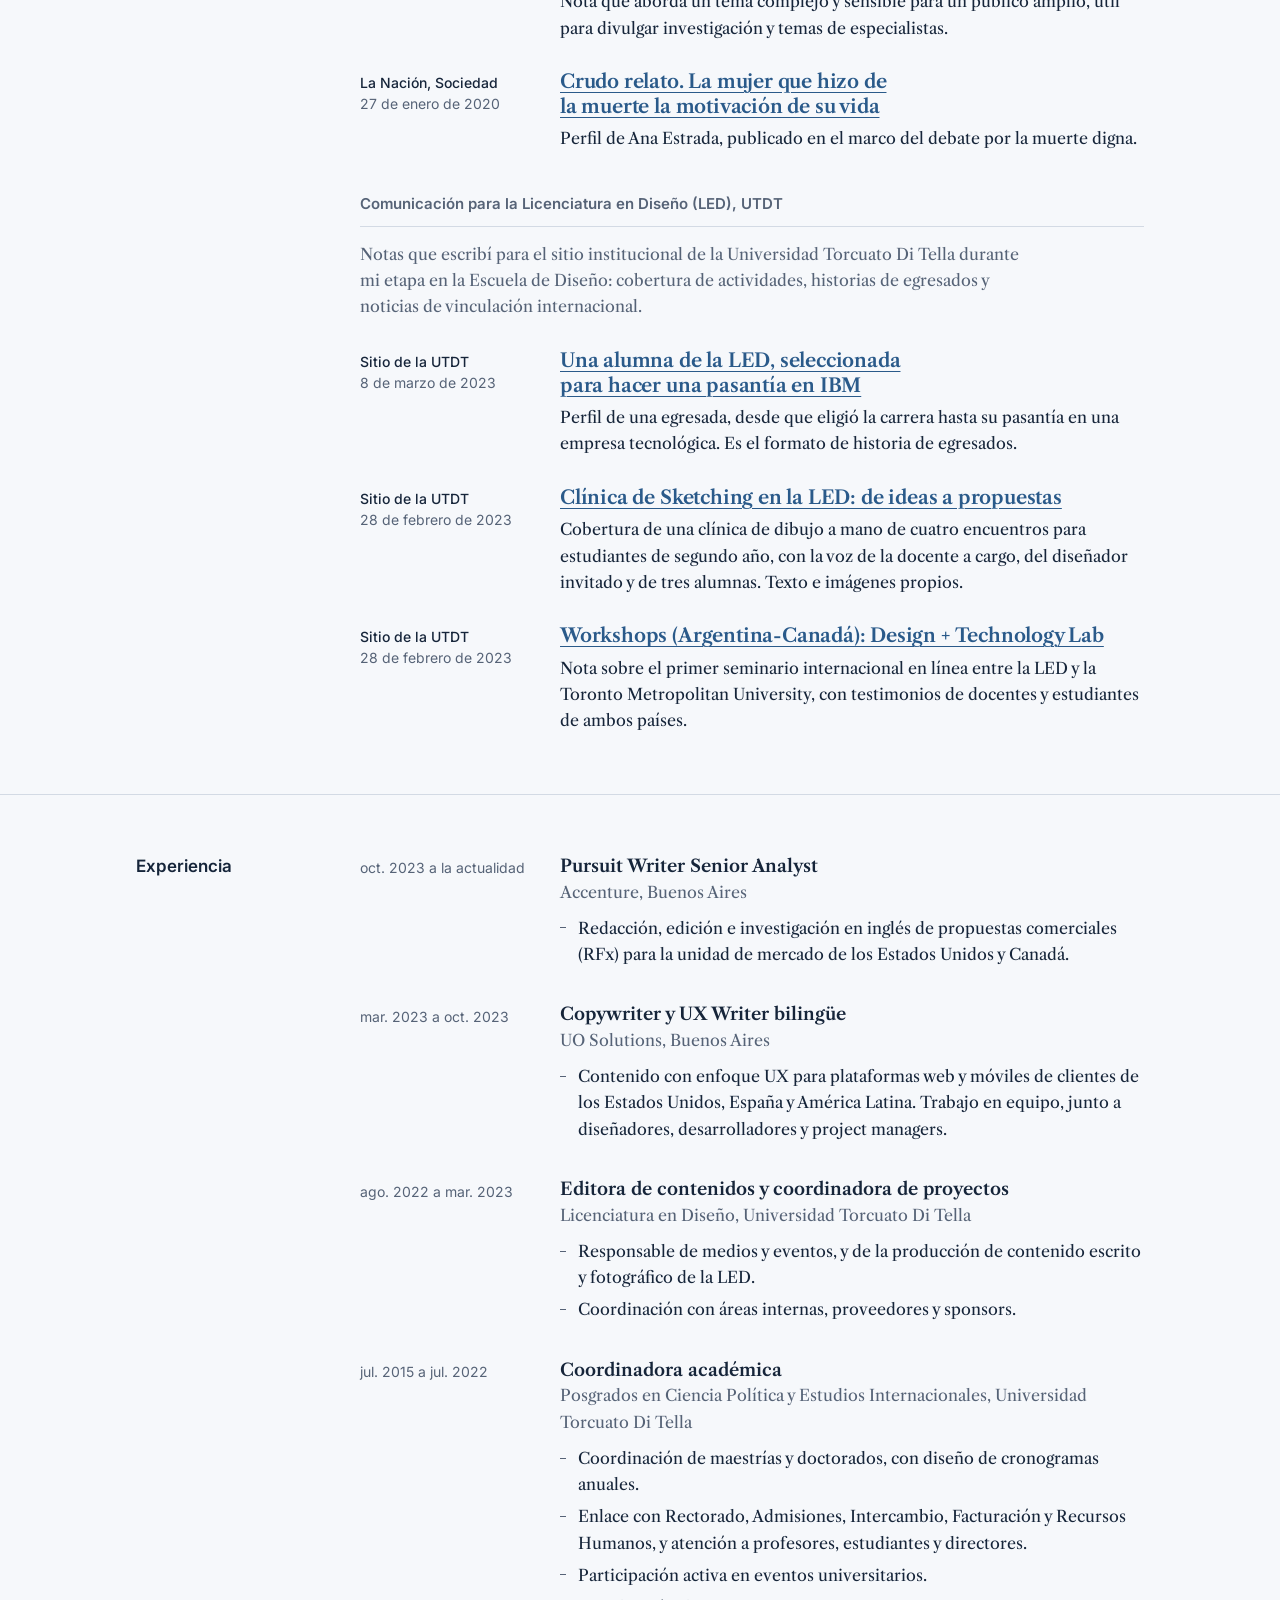
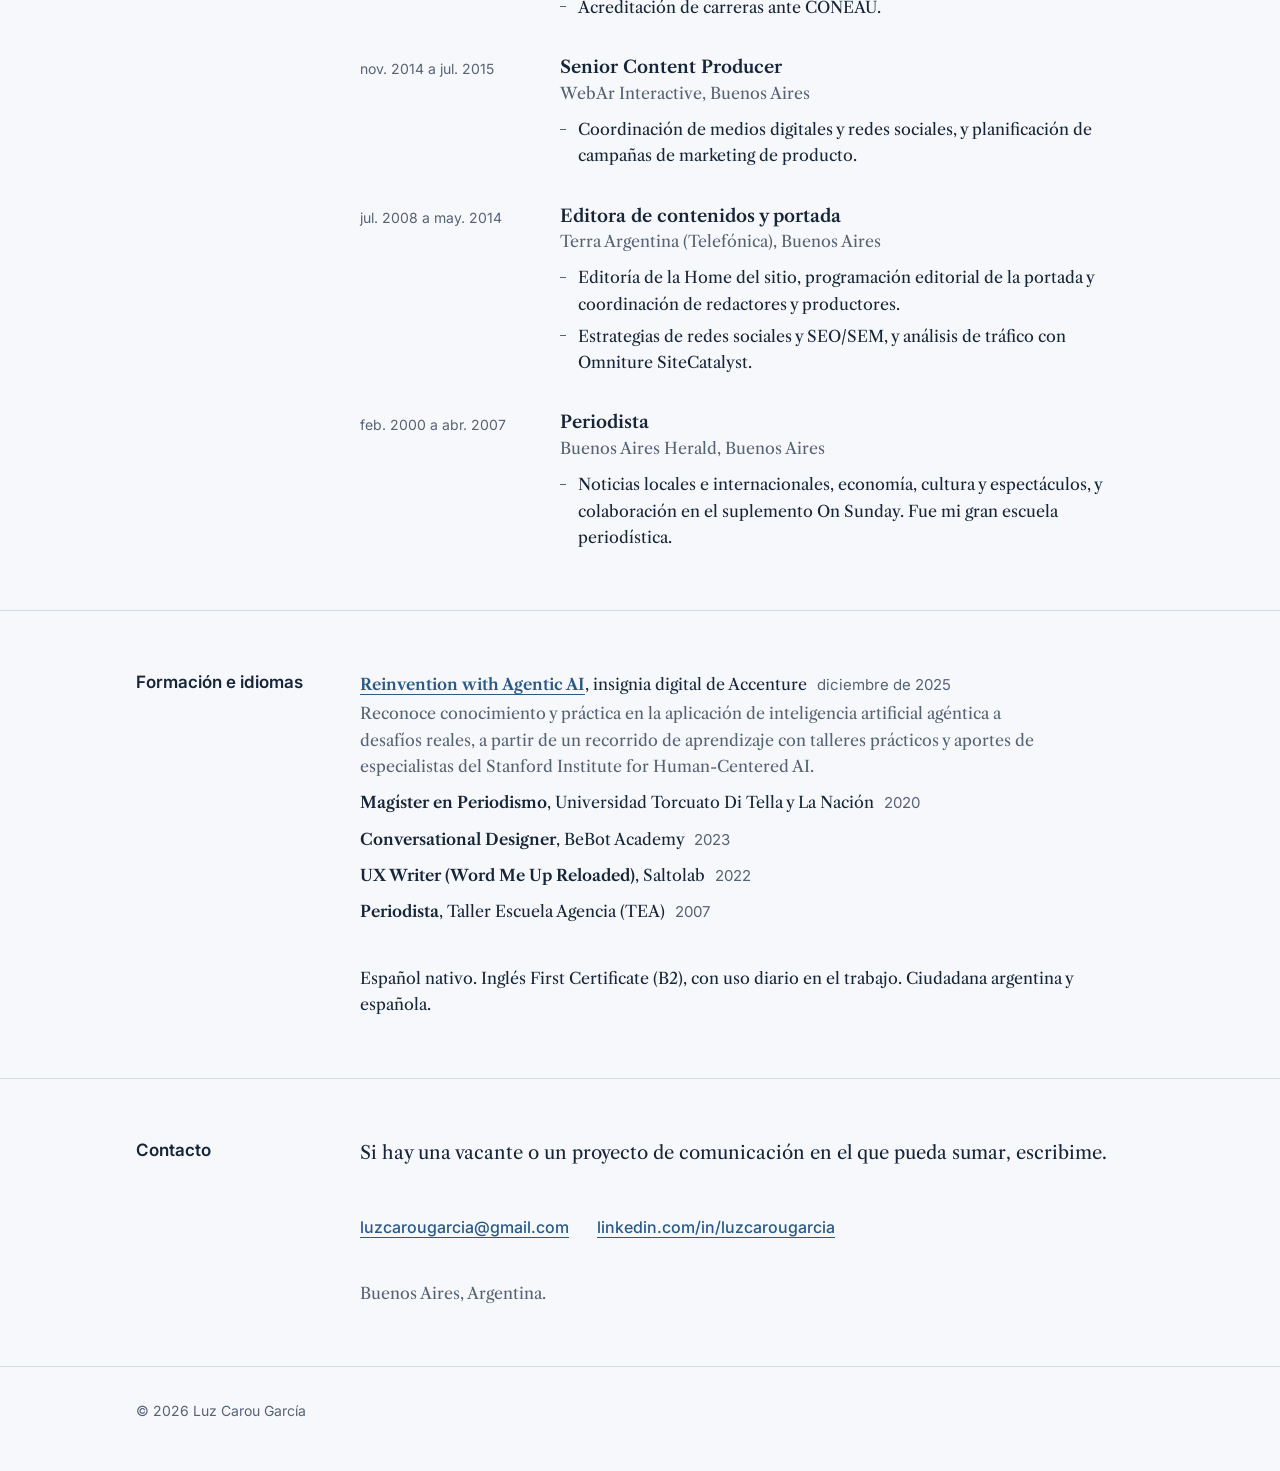
<file: index (4).html>
<!doctype html>
<html lang="es">
<head>
  <meta charset="utf-8">
  <meta name="viewport" content="width=device-width, initial-scale=1">
  <title>Luz Carou García | Periodista y editora de contenidos</title>
  <meta name="description" content="Portfolio de Luz Carou García: periodista bilingüe (español-inglés), Magíster en Periodismo, con experiencia en comunicación, contenidos y gestión universitaria.">
  <meta property="og:title" content="Luz Carou García | Periodista y editora de contenidos">
  <meta property="og:description" content="Muestras de trabajo en La Nación y en la Universidad Torcuato Di Tella, experiencia en contenidos digitales y escritura bilingüe.">
  <meta property="og:type" content="website">
  <meta property="og:locale" content="es_AR">
  <meta name="theme-color" content="#F6F8FB">
  <link rel="alternate" hreflang="en" href="en.html">

  <link rel="preconnect" href="https://fonts.googleapis.com">
  <link rel="preconnect" href="https://fonts.gstatic.com" crossorigin>
  <link rel="stylesheet" href="https://fonts.googleapis.com/css2?family=Inter:wght@400;500;600&family=Libre+Caslon+Display&family=Libre+Caslon+Text:ital,wght@0,400;0,700;1,400&display=swap">
  <link rel="stylesheet" href="style.css">
</head>
<body>
  <a class="skip" href="#contenido">Ir al contenido</a>

  <header class="masthead">
    <div class="wrap masthead-inner">
      <a class="site-name" href="#inicio">Luz Carou García</a>
      <nav aria-label="Secciones">
        <ul>
          <li><a href="#aporte">Qué aporto</a></li>
          <li><a href="#muestras">Muestras</a></li>
          <li><a href="#experiencia">Experiencia</a></li>
          <li><a href="#contacto">Contacto</a></li>
          <li><a href="en.html" lang="en" hreflang="en">English</a></li>
        </ul>
      </nav>
    </div>
  </header>

  <main id="contenido">
    <section class="hero" id="inicio">
      <div class="wrap">
        <h1>Periodismo narrativo y comunicación institucional</h1>
        <div class="hero-body">
          <p class="lead">Soy una periodista bilingüe (español-inglés) y Magíster en Periodismo (UTDT–La Nación), con más de 20 años de experiencia en producción, redacción, edición y comunicación, tanto en medios impresos como digitales.</p>
          <p>Conozco la vida universitaria desde adentro: entre 2015 y 2023 coordiné los posgrados en Ciencia Política y Estudios Internacionales de la Universidad Torcuato Di Tella y fui responsable de medios y eventos de su Escuela de Diseño. Busco sumarme al área de Comunicación o a la Coordinación de carreras de grado o posgrados.</p>
          <p class="hero-links">
            <a href="mailto:luzcarougarcia@gmail.com">luzcarougarcia@gmail.com</a>
            <a href="https://linkedin.com/in/luzcarougarcia/" target="_blank" rel="noopener">LinkedIn</a>
          </p>
        </div>
      </div>
    </section>

    <section class="section" id="aporte" aria-labelledby="t-aporte">
      <div class="wrap row">
        <h2 id="t-aporte">Qué puedo aportar</h2>
        <dl class="skills">
          <div>
            <dt>Historias de la comunidad universitaria</dt>
            <dd>Perfiles y crónicas de docentes, estudiantes, egresados e investigaciones académicas.</dd>
          </div>
          <div>
            <dt>Contenido institucional en español e inglés</dt>
            <dd>Notas, newsletters, web y textos de difusión, escritos y editados en ambos idiomas. También producción de podcasts.</dd>
          </div>
          <div>
            <dt>Gestión y coordinación</dt>
            <dd>Planificación de cronogramas, trabajo con áreas internas, proveedores y sponsors, y producción de eventos.</dd>
          </div>
          <div>
            <dt>Conocimiento del mundo académico</dt>
            <dd>Admisiones, acreditación ante la CONEAU, posgrados y vínculo con autoridades y docentes.</dd>
          </div>
          <div>
            <dt>Escritura para producto y web</dt>
            <dd>UX writing y copywriting con equipos de diseño y desarrollo.</dd>
          </div>
          <div>
            <dt>Fotografía</dt>
            <dd>Registro propio de personas y eventos para acompañar los textos.</dd>
          </div>
        </dl>
      </div>
    </section>

    <section class="section" id="muestras" aria-labelledby="t-muestras">
      <div class="wrap row">
        <h2 id="t-muestras">Muestras de trabajo</h2>
        <div class="stack">

          <div class="group">
            <h3 class="group-title">Periodismo en La Nación</h3>

            <article class="piece">
              <p class="dateline"><span class="outlet">La Nación, Lifestyle</span><time datetime="2025-07-22">22 de julio de 2025</time></p>
              <div>
                <h4><a href="https://www.lanacion.com.ar/lifestyle/las-cocineras-del-himalaya-son-argentinas-trabajaron-con-chefs-destacados-y-hoy-cocinan-en-los-nid22072025/" target="_blank" rel="noopener">Las cocineras del Himalaya: son argentinas, trabajaron con chefs destacados y hoy cocinan en los campamentos base del Everest</a></h4>
                <p>Historia de dos egresadas de una escuela de gastronomía argentina que dirigen cocinas en el Everest. Es el formato de perfil de personas, con varias voces y contexto, más cercano a una nota de egresados o de la comunidad universitaria.</p>
              </div>
            </article>

            <article class="piece">
              <p class="dateline"><span class="outlet">La Nación, Sociedad</span><time datetime="2020-02-07">7 de febrero de 2020</time></p>
              <div>
                <h4><a href="https://www.lanacion.com.ar/sociedad/la-buena-muerte-libertad-morir-otro-debate-nid2328566/" target="_blank" rel="noopener">La “buena muerte” o decidir cuándo morir: el otro debate que adeuda la Argentina</a></h4>
                <p>Nota que aborda un tema complejo y sensible para un público amplio, útil para divulgar investigación y temas de especialistas.</p>
              </div>
            </article>

            <article class="piece">
              <p class="dateline"><span class="outlet">La Nación, Sociedad</span><time datetime="2020-01-27">27 de enero de 2020</time></p>
              <div>
                <h4><a href="https://www.lanacion.com.ar/sociedad/ana-estrada-nid2325894/" target="_blank" rel="noopener">Crudo relato. La mujer que hizo de la muerte la motivación de su vida</a></h4>
                <p>Perfil de Ana Estrada, publicado en el marco del debate por la muerte digna.</p>
              </div>
            </article>
          </div>

          <div class="group">
            <h3 class="group-title">Comunicación para la Licenciatura en Diseño (LED), UTDT</h3>
            <p class="group-note">Notas que escribí para el sitio institucional de la Universidad Torcuato Di Tella durante mi etapa en la Escuela de Diseño: cobertura de actividades, historias de egresados y noticias de vinculación internacional.</p>

            <article class="piece">
              <p class="dateline"><span class="outlet">Sitio de la UTDT</span><time datetime="2023-03-08">8 de marzo de 2023</time></p>
              <div>
                <h4><a href="https://www.utdt.edu/novedades.php?id_novedad=5260" target="_blank" rel="noopener">Una alumna de la LED, seleccionada para hacer una pasantía en IBM</a></h4>
                <p>Perfil de una egresada, desde que eligió la carrera hasta su pasantía en una empresa tecnológica. Es el formato de historia de egresados.</p>
              </div>
            </article>

            <article class="piece">
              <p class="dateline"><span class="outlet">Sitio de la UTDT</span><time datetime="2023-02-28">28 de febrero de 2023</time></p>
              <div>
                <h4><a href="https://www.utdt.edu/novedades.php?id_novedad=5250" target="_blank" rel="noopener">Clínica de Sketching en la LED: de ideas a propuestas</a></h4>
                <p>Cobertura de una clínica de dibujo a mano de cuatro encuentros para estudiantes de segundo año, con la voz de la docente a cargo, del diseñador invitado y de tres alumnas. Texto e imágenes propios.</p>
              </div>
            </article>

            <article class="piece">
              <p class="dateline"><span class="outlet">Sitio de la UTDT</span><time datetime="2023-02-28">28 de febrero de 2023</time></p>
              <div>
                <h4><a href="https://www.utdt.edu/ver_novedad.php?id_novedad=5251&amp;id_item_menu=26533" target="_blank" rel="noopener">Workshops (Argentina-Canadá): Design + Technology Lab</a></h4>
                <p>Nota sobre el primer seminario internacional en línea entre la LED y la Toronto Metropolitan University, con testimonios de docentes y estudiantes de ambos países.</p>
              </div>
            </article>
          </div>

        </div>
      </div>
    </section>

    <section class="section" id="experiencia" aria-labelledby="t-experiencia">
      <div class="wrap row">
        <h2 id="t-experiencia">Experiencia</h2>
        <div class="stack jobs">

          <article class="job">
            <p class="dateline"><time datetime="2023-10">oct. 2023</time> a la actualidad</p>
            <div>
              <h3>Pursuit Writer Senior Analyst</h3>
              <p class="org">Accenture, Buenos Aires</p>
              <ul>
                <li>Redacción, edición e investigación en inglés de propuestas comerciales (RFx) para la unidad de mercado de los Estados Unidos y Canadá.</li>
              </ul>
            </div>
          </article>

          <article class="job">
            <p class="dateline"><time datetime="2023-03">mar. 2023</time> a <time datetime="2023-10">oct. 2023</time></p>
            <div>
              <h3>Copywriter y UX Writer bilingüe</h3>
              <p class="org">UO Solutions, Buenos Aires</p>
              <ul>
                <li>Contenido con enfoque UX para plataformas web y móviles de clientes de los Estados Unidos, España y América Latina. Trabajo en equipo, junto a diseñadores, desarrolladores y project managers.</li>
              </ul>
            </div>
          </article>

          <article class="job">
            <p class="dateline"><time datetime="2022-08">ago. 2022</time> a <time datetime="2023-03">mar. 2023</time></p>
            <div>
              <h3>Editora de contenidos y coordinadora de proyectos</h3>
              <p class="org">Licenciatura en Diseño, Universidad Torcuato Di Tella</p>
              <ul>
                <li>Responsable de medios y eventos, y de la producción de contenido escrito y fotográfico de la LED.</li>
                <li>Coordinación con áreas internas, proveedores y sponsors.</li>
              </ul>
            </div>
          </article>

          <article class="job">
            <p class="dateline"><time datetime="2015-07">jul. 2015</time> a <time datetime="2022-07">jul. 2022</time></p>
            <div>
              <h3>Coordinadora académica</h3>
              <p class="org">Posgrados en Ciencia Política y Estudios Internacionales, Universidad Torcuato Di Tella</p>
              <ul>
                <li>Coordinación de maestrías y doctorados, con diseño de cronogramas anuales.</li>
                <li>Enlace con Rectorado, Admisiones, Intercambio, Facturación y Recursos Humanos, y atención a profesores, estudiantes y directores.</li>
                <li>Participación activa en eventos universitarios.</li>
                <li>Acreditación de carreras ante CONEAU.</li>
              </ul>
            </div>
          </article>

          <article class="job">
            <p class="dateline"><time datetime="2014-11">nov. 2014</time> a <time datetime="2015-07">jul. 2015</time></p>
            <div>
              <h3>Senior Content Producer</h3>
              <p class="org">WebAr Interactive, Buenos Aires</p>
              <ul>
                <li>Coordinación de medios digitales y redes sociales, y planificación de campañas de marketing de producto.</li>
              </ul>
            </div>
          </article>

          <article class="job">
            <p class="dateline"><time datetime="2008-07">jul. 2008</time> a <time datetime="2014-05">may. 2014</time></p>
            <div>
              <h3>Editora de contenidos y portada</h3>
              <p class="org">Terra Argentina (Telefónica), Buenos Aires</p>
              <ul>
                <li>Editoría de la Home del sitio, programación editorial de la portada y coordinación de redactores y productores.</li>
                <li>Estrategias de redes sociales y SEO/SEM, y análisis de tráfico con Omniture SiteCatalyst.</li>
              </ul>
            </div>
          </article>

          <article class="job">
            <p class="dateline"><time datetime="2000-02">feb. 2000</time> a <time datetime="2007-04">abr. 2007</time></p>
            <div>
              <h3>Periodista</h3>
              <p class="org">Buenos Aires Herald, Buenos Aires</p>
              <ul>
                <li>Noticias locales e internacionales, economía, cultura y espectáculos, y colaboración en el suplemento On Sunday. Fue mi gran escuela periodística.</li>
              </ul>
            </div>
          </article>

        </div>
      </div>
    </section>

    <section class="section" id="formacion" aria-labelledby="t-formacion">
      <div class="wrap row">
        <h2 id="t-formacion">Formación e idiomas</h2>
        <div class="stack">
          <ul class="plain">
            <li><span class="what"><a href="https://www.credly.com/badges/e3eca38a-59ef-40af-a3d5-d68a430a47ed/linked_in?t=t72863" target="_blank" rel="noopener">Reinvention with Agentic AI</a></span>, insignia digital de Accenture <span class="when">diciembre de 2025</span>
              <span class="note">Reconoce conocimiento y práctica en la aplicación de inteligencia artificial agéntica a desafíos reales, a partir de un recorrido de aprendizaje con talleres prácticos y aportes de especialistas del Stanford Institute for Human-Centered AI.</span></li>
            <li><span class="what">Magíster en Periodismo</span>, Universidad Torcuato Di Tella y La Nación <span class="when">2020</span></li>
            <li><span class="what">Conversational Designer</span>, BeBot Academy <span class="when">2023</span></li>
            <li><span class="what">UX Writer (Word Me Up Reloaded)</span>, Saltolab <span class="when">2022</span></li>
            <li><span class="what">Periodista</span>, Taller Escuela Agencia (TEA) <span class="when">2007</span></li>
          </ul>
          <p>Español nativo. Inglés First Certificate (B2), con uso diario en el trabajo. Ciudadana argentina y española.</p>
        </div>
      </div>
    </section>

    <section class="section" id="contacto" aria-labelledby="t-contacto">
      <div class="wrap row">
        <h2 id="t-contacto">Contacto</h2>
        <div class="stack">
          <p class="lead">Si hay una vacante o un proyecto de comunicación en el que pueda sumar, escribime.</p>
          <p class="hero-links">
            <a href="mailto:luzcarougarcia@gmail.com">luzcarougarcia@gmail.com</a>
            <a href="https://linkedin.com/in/luzcarougarcia/" target="_blank" rel="noopener">linkedin.com/in/luzcarougarcia</a>
          </p>
          <p class="muted">Buenos Aires, Argentina.</p>
        </div>
      </div>
    </section>
  </main>

  <footer class="footer">
    <div class="wrap">
      <p>© 2026 Luz Carou García</p>
    </div>
  </footer>
</body>
</html>
</file>
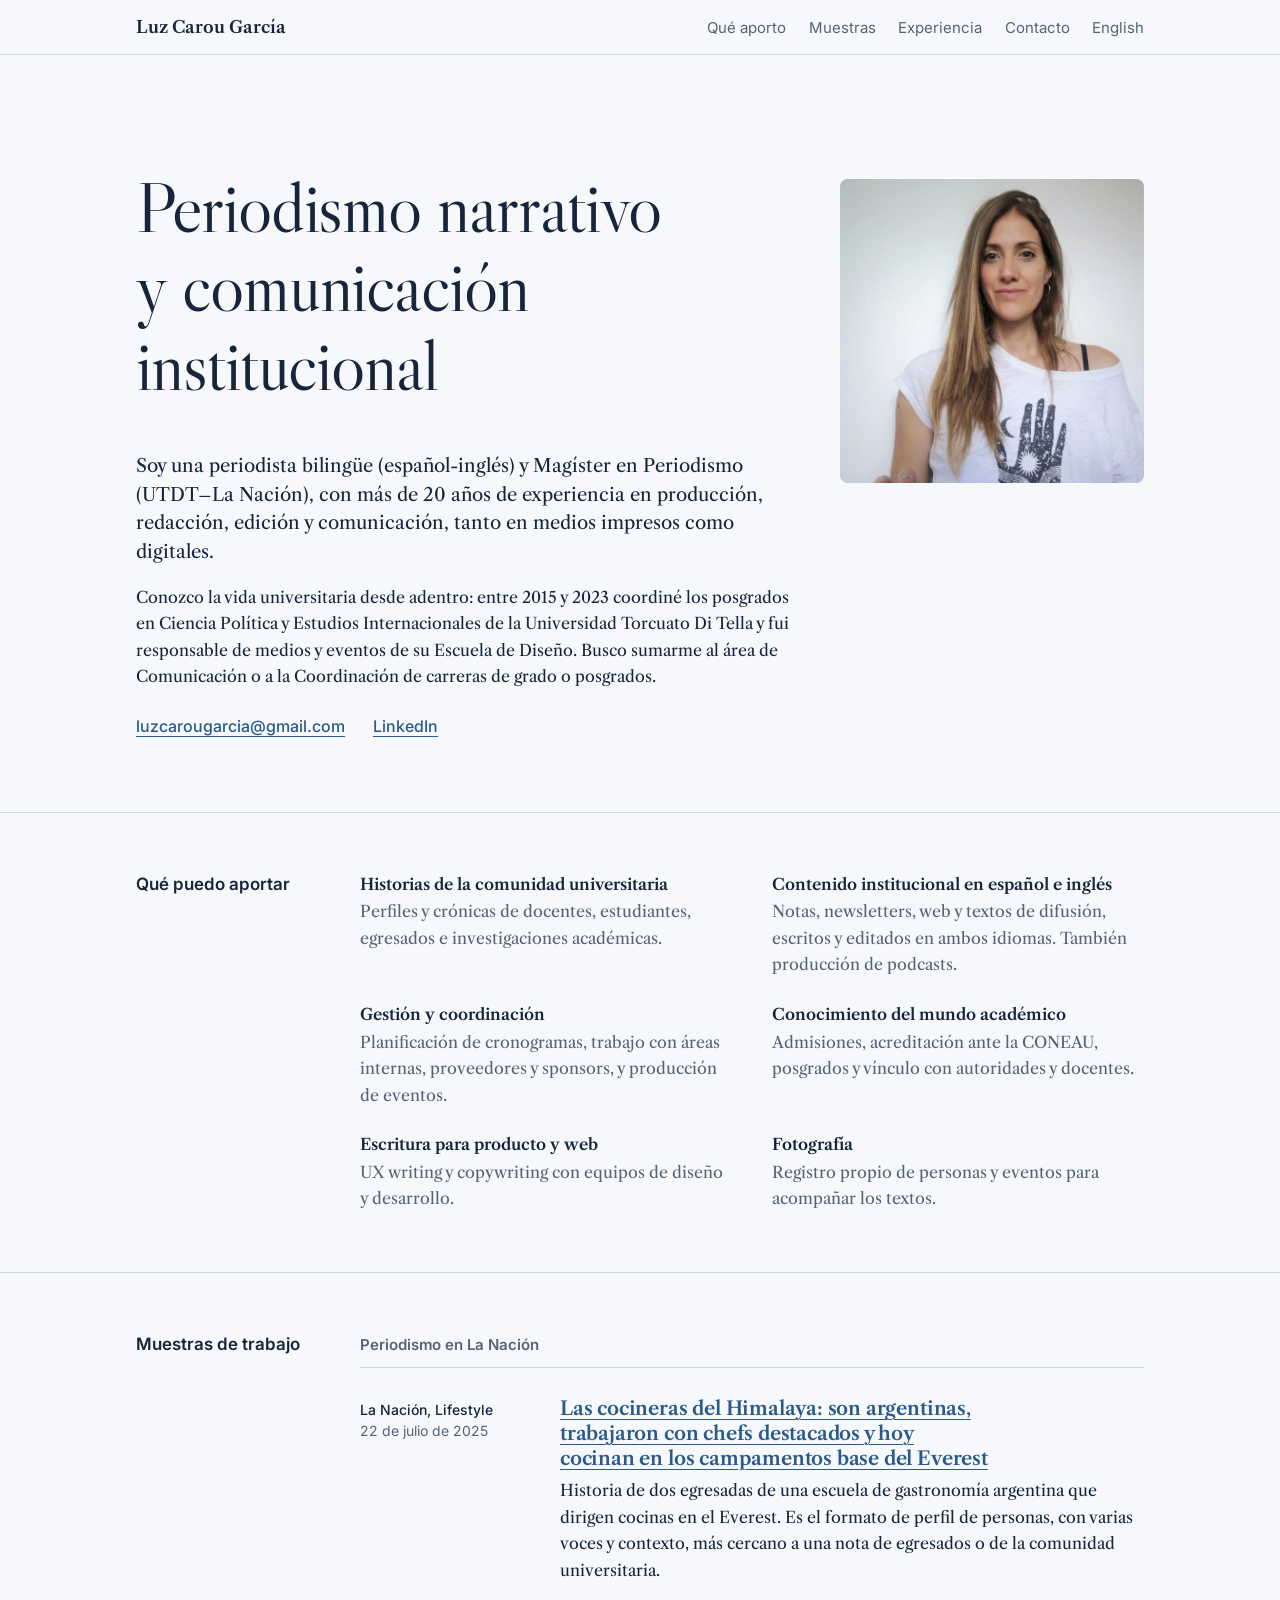
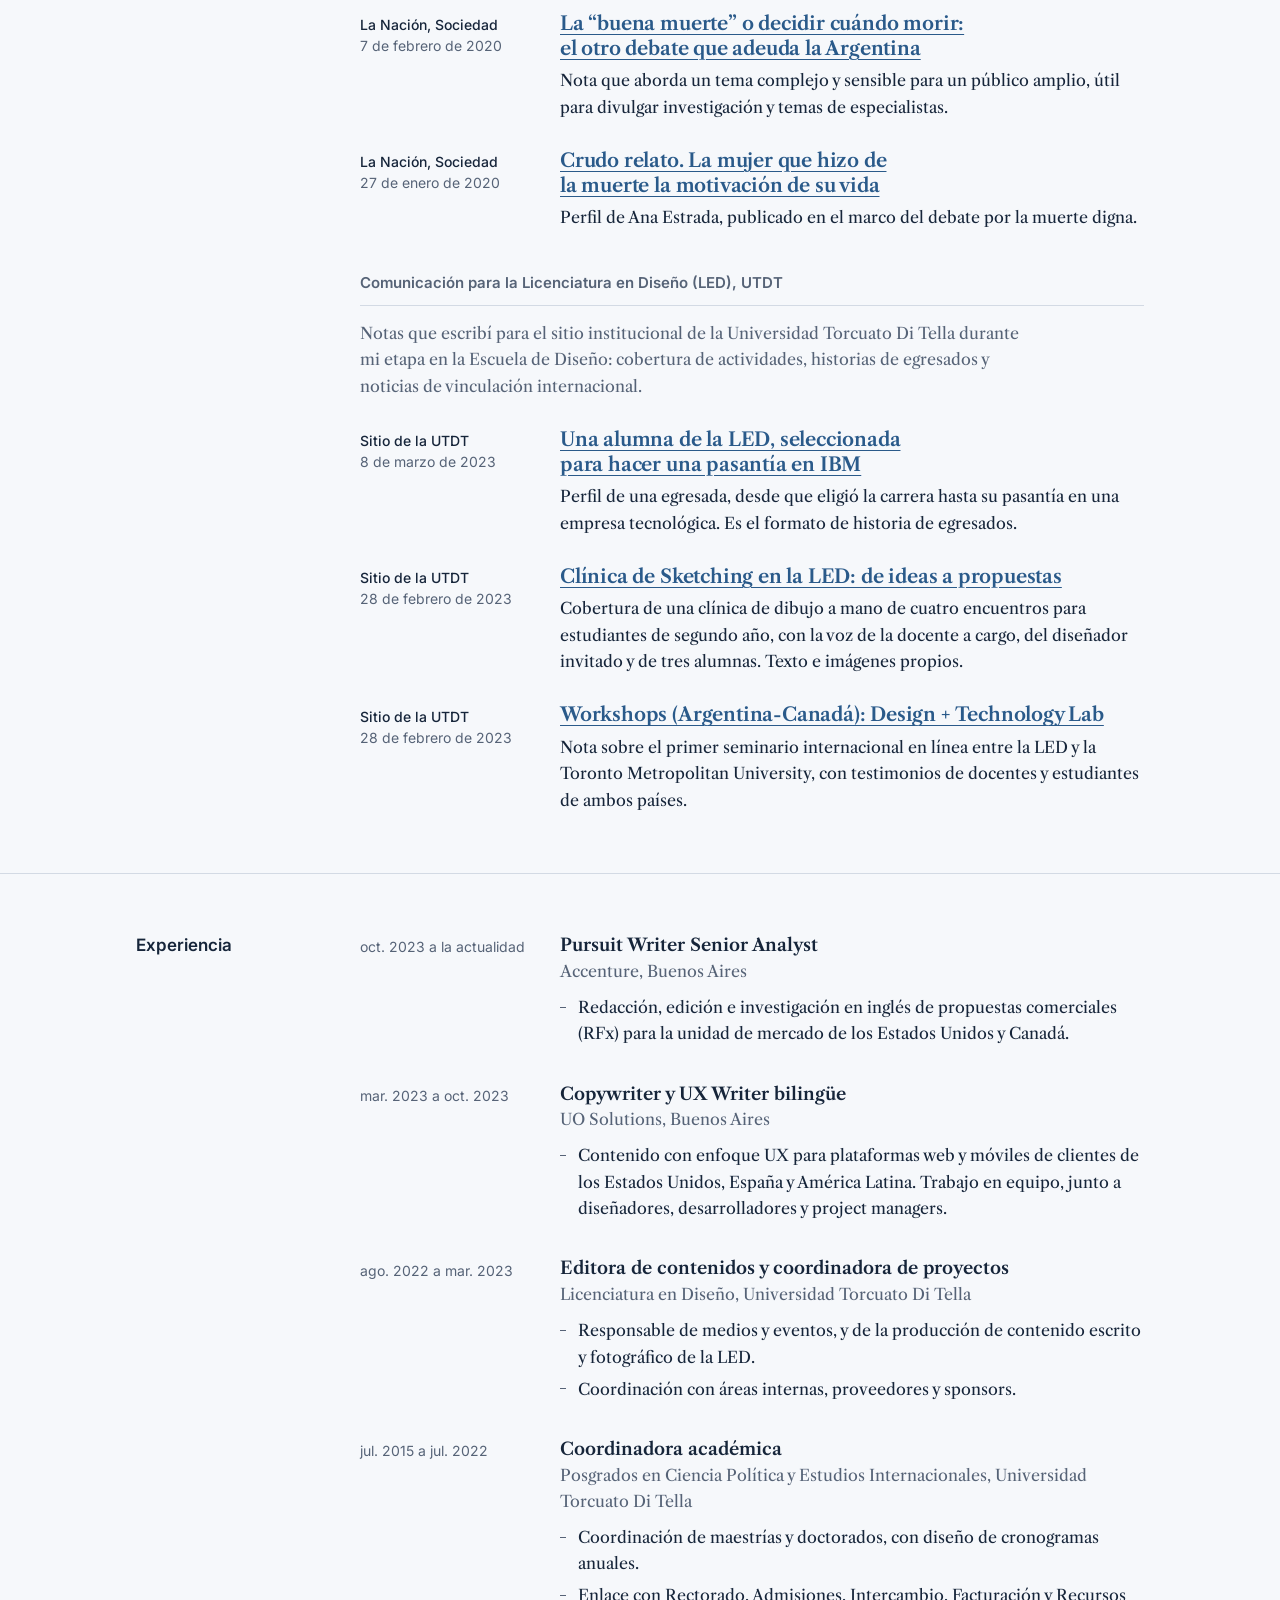
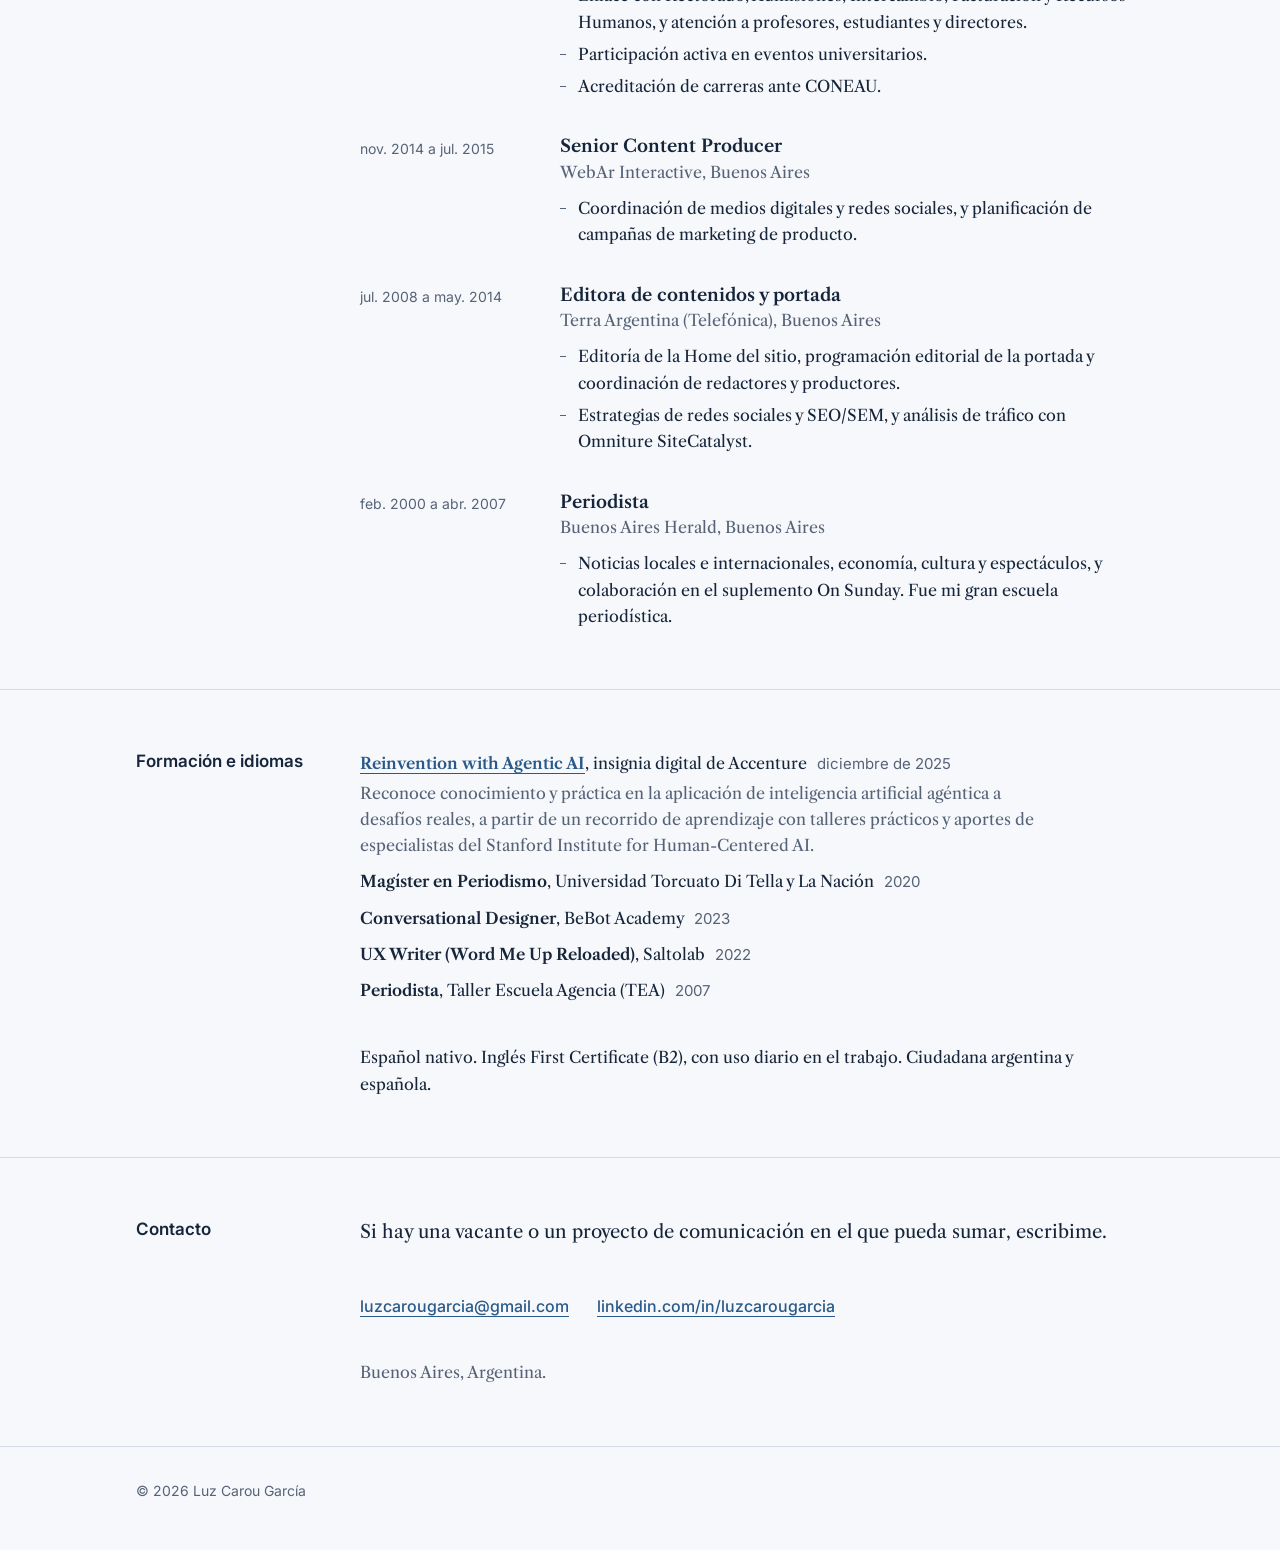
<file: index (8).html>
<!doctype html>
<html lang="es">
<head>
  <meta charset="utf-8">
  <meta name="viewport" content="width=device-width, initial-scale=1">
  <title>Luz Carou García | Periodista y editora de contenidos</title>
  <meta name="description" content="Portfolio de Luz Carou García: periodista bilingüe (español-inglés), Magíster en Periodismo, con experiencia en comunicación, contenidos y gestión universitaria.">
  <meta property="og:title" content="Luz Carou García | Periodista y editora de contenidos">
  <meta property="og:description" content="Muestras de trabajo en La Nación y en la Universidad Torcuato Di Tella, experiencia en contenidos digitales y escritura bilingüe.">
  <meta property="og:type" content="website">
  <meta property="og:locale" content="es_AR">
  <meta name="theme-color" content="#F6F8FB">
  <link rel="alternate" hreflang="en" href="en.html">

  <link rel="preconnect" href="https://fonts.googleapis.com">
  <link rel="preconnect" href="https://fonts.gstatic.com" crossorigin>
  <link rel="stylesheet" href="https://fonts.googleapis.com/css2?family=Inter:wght@400;500;600&family=Libre+Caslon+Display&family=Libre+Caslon+Text:ital,wght@0,400;0,700;1,400&display=swap">
  <link rel="stylesheet" href="style.css">
</head>
<body>
  <a class="skip" href="#contenido">Ir al contenido</a>

  <header class="masthead">
    <div class="wrap masthead-inner">
      <a class="site-name" href="#inicio">Luz Carou García</a>
      <nav aria-label="Secciones">
        <ul>
          <li><a href="#aporte">Qué aporto</a></li>
          <li><a href="#muestras">Muestras</a></li>
          <li><a href="#experiencia">Experiencia</a></li>
          <li><a href="#contacto">Contacto</a></li>
          <li><a href="en.html" lang="en" hreflang="en">English</a></li>
        </ul>
      </nav>
    </div>
  </header>

  <main id="contenido">
    <section class="hero" id="inicio">
      <div class="wrap hero-grid">
        <div class="hero-text">
        <h1>Periodismo narrativo y comunicación institucional</h1>
        <div class="hero-body">
          <p class="lead">Soy una periodista bilingüe (español-inglés) y Magíster en Periodismo (UTDT–La Nación), con más de 20 años de experiencia en producción, redacción, edición y comunicación, tanto en medios impresos como digitales.</p>
          <p>Conozco la vida universitaria desde adentro: entre 2015 y 2023 coordiné los posgrados en Ciencia Política y Estudios Internacionales de la Universidad Torcuato Di Tella y fui responsable de medios y eventos de su Escuela de Diseño. Busco sumarme al área de Comunicación o a la Coordinación de carreras de grado o posgrados.</p>
          <p class="hero-links">
            <a href="mailto:luzcarougarcia@gmail.com">luzcarougarcia@gmail.com</a>
            <a href="https://linkedin.com/in/luzcarougarcia/" target="_blank" rel="noopener">LinkedIn</a>
          </p>
        </div>
        </div>
        <figure class="hero-photo">
          <img src="foto-luz.jpg" alt="Retrato de Luz Carou García" width="640" height="640">
        </figure>
      </div>
    </section>

    <section class="section" id="aporte" aria-labelledby="t-aporte">
      <div class="wrap row">
        <h2 id="t-aporte">Qué puedo aportar</h2>
        <dl class="skills">
          <div>
            <dt>Historias de la comunidad universitaria</dt>
            <dd>Perfiles y crónicas de docentes, estudiantes, egresados e investigaciones académicas.</dd>
          </div>
          <div>
            <dt>Contenido institucional en español e inglés</dt>
            <dd>Notas, newsletters, web y textos de difusión, escritos y editados en ambos idiomas. También producción de podcasts.</dd>
          </div>
          <div>
            <dt>Gestión y coordinación</dt>
            <dd>Planificación de cronogramas, trabajo con áreas internas, proveedores y sponsors, y producción de eventos.</dd>
          </div>
          <div>
            <dt>Conocimiento del mundo académico</dt>
            <dd>Admisiones, acreditación ante la CONEAU, posgrados y vínculo con autoridades y docentes.</dd>
          </div>
          <div>
            <dt>Escritura para producto y web</dt>
            <dd>UX writing y copywriting con equipos de diseño y desarrollo.</dd>
          </div>
          <div>
            <dt>Fotografía</dt>
            <dd>Registro propio de personas y eventos para acompañar los textos.</dd>
          </div>
        </dl>
      </div>
    </section>

    <section class="section" id="muestras" aria-labelledby="t-muestras">
      <div class="wrap row">
        <h2 id="t-muestras">Muestras de trabajo</h2>
        <div class="stack">

          <div class="group">
            <h3 class="group-title">Periodismo en La Nación</h3>

            <article class="piece">
              <p class="dateline"><span class="outlet">La Nación, Lifestyle</span><time datetime="2025-07-22">22 de julio de 2025</time></p>
              <div>
                <h4><a href="https://www.lanacion.com.ar/lifestyle/las-cocineras-del-himalaya-son-argentinas-trabajaron-con-chefs-destacados-y-hoy-cocinan-en-los-nid22072025/" target="_blank" rel="noopener">Las cocineras del Himalaya: son argentinas, trabajaron con chefs destacados y hoy cocinan en los campamentos base del Everest</a></h4>
                <p>Historia de dos egresadas de una escuela de gastronomía argentina que dirigen cocinas en el Everest. Es el formato de perfil de personas, con varias voces y contexto, más cercano a una nota de egresados o de la comunidad universitaria.</p>
              </div>
            </article>

            <article class="piece">
              <p class="dateline"><span class="outlet">La Nación, Sociedad</span><time datetime="2020-02-07">7 de febrero de 2020</time></p>
              <div>
                <h4><a href="https://www.lanacion.com.ar/sociedad/la-buena-muerte-libertad-morir-otro-debate-nid2328566/" target="_blank" rel="noopener">La “buena muerte” o decidir cuándo morir: el otro debate que adeuda la Argentina</a></h4>
                <p>Nota que aborda un tema complejo y sensible para un público amplio, útil para divulgar investigación y temas de especialistas.</p>
              </div>
            </article>

            <article class="piece">
              <p class="dateline"><span class="outlet">La Nación, Sociedad</span><time datetime="2020-01-27">27 de enero de 2020</time></p>
              <div>
                <h4><a href="https://www.lanacion.com.ar/sociedad/ana-estrada-nid2325894/" target="_blank" rel="noopener">Crudo relato. La mujer que hizo de la muerte la motivación de su vida</a></h4>
                <p>Perfil de Ana Estrada, publicado en el marco del debate por la muerte digna.</p>
              </div>
            </article>
          </div>

          <div class="group">
            <h3 class="group-title">Comunicación para la Licenciatura en Diseño (LED), UTDT</h3>
            <p class="group-note">Notas que escribí para el sitio institucional de la Universidad Torcuato Di Tella durante mi etapa en la Escuela de Diseño: cobertura de actividades, historias de egresados y noticias de vinculación internacional.</p>

            <article class="piece">
              <p class="dateline"><span class="outlet">Sitio de la UTDT</span><time datetime="2023-03-08">8 de marzo de 2023</time></p>
              <div>
                <h4><a href="https://www.utdt.edu/novedades.php?id_novedad=5260" target="_blank" rel="noopener">Una alumna de la LED, seleccionada para hacer una pasantía en IBM</a></h4>
                <p>Perfil de una egresada, desde que eligió la carrera hasta su pasantía en una empresa tecnológica. Es el formato de historia de egresados.</p>
              </div>
            </article>

            <article class="piece">
              <p class="dateline"><span class="outlet">Sitio de la UTDT</span><time datetime="2023-02-28">28 de febrero de 2023</time></p>
              <div>
                <h4><a href="https://www.utdt.edu/novedades.php?id_novedad=5250" target="_blank" rel="noopener">Clínica de Sketching en la LED: de ideas a propuestas</a></h4>
                <p>Cobertura de una clínica de dibujo a mano de cuatro encuentros para estudiantes de segundo año, con la voz de la docente a cargo, del diseñador invitado y de tres alumnas. Texto e imágenes propios.</p>
              </div>
            </article>

            <article class="piece">
              <p class="dateline"><span class="outlet">Sitio de la UTDT</span><time datetime="2023-02-28">28 de febrero de 2023</time></p>
              <div>
                <h4><a href="https://www.utdt.edu/ver_novedad.php?id_novedad=5251&amp;id_item_menu=26533" target="_blank" rel="noopener">Workshops (Argentina-Canadá): Design + Technology Lab</a></h4>
                <p>Nota sobre el primer seminario internacional en línea entre la LED y la Toronto Metropolitan University, con testimonios de docentes y estudiantes de ambos países.</p>
              </div>
            </article>
          </div>

        </div>
      </div>
    </section>

    <section class="section" id="experiencia" aria-labelledby="t-experiencia">
      <div class="wrap row">
        <h2 id="t-experiencia">Experiencia</h2>
        <div class="stack jobs">

          <article class="job">
            <p class="dateline"><time datetime="2023-10">oct. 2023</time> a la actualidad</p>
            <div>
              <h3>Pursuit Writer Senior Analyst</h3>
              <p class="org">Accenture, Buenos Aires</p>
              <ul>
                <li>Redacción, edición e investigación en inglés de propuestas comerciales (RFx) para la unidad de mercado de los Estados Unidos y Canadá.</li>
              </ul>
            </div>
          </article>

          <article class="job">
            <p class="dateline"><time datetime="2023-03">mar. 2023</time> a <time datetime="2023-10">oct. 2023</time></p>
            <div>
              <h3>Copywriter y UX Writer bilingüe</h3>
              <p class="org">UO Solutions, Buenos Aires</p>
              <ul>
                <li>Contenido con enfoque UX para plataformas web y móviles de clientes de los Estados Unidos, España y América Latina. Trabajo en equipo, junto a diseñadores, desarrolladores y project managers.</li>
              </ul>
            </div>
          </article>

          <article class="job">
            <p class="dateline"><time datetime="2022-08">ago. 2022</time> a <time datetime="2023-03">mar. 2023</time></p>
            <div>
              <h3>Editora de contenidos y coordinadora de proyectos</h3>
              <p class="org">Licenciatura en Diseño, Universidad Torcuato Di Tella</p>
              <ul>
                <li>Responsable de medios y eventos, y de la producción de contenido escrito y fotográfico de la LED.</li>
                <li>Coordinación con áreas internas, proveedores y sponsors.</li>
              </ul>
            </div>
          </article>

          <article class="job">
            <p class="dateline"><time datetime="2015-07">jul. 2015</time> a <time datetime="2022-07">jul. 2022</time></p>
            <div>
              <h3>Coordinadora académica</h3>
              <p class="org">Posgrados en Ciencia Política y Estudios Internacionales, Universidad Torcuato Di Tella</p>
              <ul>
                <li>Coordinación de maestrías y doctorados, con diseño de cronogramas anuales.</li>
                <li>Enlace con Rectorado, Admisiones, Intercambio, Facturación y Recursos Humanos, y atención a profesores, estudiantes y directores.</li>
                <li>Participación activa en eventos universitarios.</li>
                <li>Acreditación de carreras ante CONEAU.</li>
              </ul>
            </div>
          </article>

          <article class="job">
            <p class="dateline"><time datetime="2014-11">nov. 2014</time> a <time datetime="2015-07">jul. 2015</time></p>
            <div>
              <h3>Senior Content Producer</h3>
              <p class="org">WebAr Interactive, Buenos Aires</p>
              <ul>
                <li>Coordinación de medios digitales y redes sociales, y planificación de campañas de marketing de producto.</li>
              </ul>
            </div>
          </article>

          <article class="job">
            <p class="dateline"><time datetime="2008-07">jul. 2008</time> a <time datetime="2014-05">may. 2014</time></p>
            <div>
              <h3>Editora de contenidos y portada</h3>
              <p class="org">Terra Argentina (Telefónica), Buenos Aires</p>
              <ul>
                <li>Editoría de la Home del sitio, programación editorial de la portada y coordinación de redactores y productores.</li>
                <li>Estrategias de redes sociales y SEO/SEM, y análisis de tráfico con Omniture SiteCatalyst.</li>
              </ul>
            </div>
          </article>

          <article class="job">
            <p class="dateline"><time datetime="2000-02">feb. 2000</time> a <time datetime="2007-04">abr. 2007</time></p>
            <div>
              <h3>Periodista</h3>
              <p class="org">Buenos Aires Herald, Buenos Aires</p>
              <ul>
                <li>Noticias locales e internacionales, economía, cultura y espectáculos, y colaboración en el suplemento On Sunday. Fue mi gran escuela periodística.</li>
              </ul>
            </div>
          </article>

        </div>
      </div>
    </section>

    <section class="section" id="formacion" aria-labelledby="t-formacion">
      <div class="wrap row">
        <h2 id="t-formacion">Formación e idiomas</h2>
        <div class="stack">
          <ul class="plain">
            <li><span class="what"><a href="https://www.credly.com/badges/e3eca38a-59ef-40af-a3d5-d68a430a47ed/linked_in?t=t72863" target="_blank" rel="noopener">Reinvention with Agentic AI</a></span>, insignia digital de Accenture <span class="when">diciembre de 2025</span>
              <span class="note">Reconoce conocimiento y práctica en la aplicación de inteligencia artificial agéntica a desafíos reales, a partir de un recorrido de aprendizaje con talleres prácticos y aportes de especialistas del Stanford Institute for Human-Centered AI.</span></li>
            <li><span class="what">Magíster en Periodismo</span>, Universidad Torcuato Di Tella y La Nación <span class="when">2020</span></li>
            <li><span class="what">Conversational Designer</span>, BeBot Academy <span class="when">2023</span></li>
            <li><span class="what">UX Writer (Word Me Up Reloaded)</span>, Saltolab <span class="when">2022</span></li>
            <li><span class="what">Periodista</span>, Taller Escuela Agencia (TEA) <span class="when">2007</span></li>
          </ul>
          <p>Español nativo. Inglés First Certificate (B2), con uso diario en el trabajo. Ciudadana argentina y española.</p>
        </div>
      </div>
    </section>

    <section class="section" id="contacto" aria-labelledby="t-contacto">
      <div class="wrap row">
        <h2 id="t-contacto">Contacto</h2>
        <div class="stack">
          <p class="lead">Si hay una vacante o un proyecto de comunicación en el que pueda sumar, escribime.</p>
          <p class="hero-links">
            <a href="mailto:luzcarougarcia@gmail.com">luzcarougarcia@gmail.com</a>
            <a href="https://linkedin.com/in/luzcarougarcia/" target="_blank" rel="noopener">linkedin.com/in/luzcarougarcia</a>
          </p>
          <p class="muted">Buenos Aires, Argentina.</p>
        </div>
      </div>
    </section>
  </main>

  <footer class="footer">
    <div class="wrap">
      <p>© 2026 Luz Carou García</p>
    </div>
  </footer>
</body>
</html>
</file>
<file: style.css>
/* Portfolio de Luz Carou García
   Tipografía: Libre Caslon (Display para la portada, Text para títulos y lectura)
   + Inter (datos y navegación). */

:root {
  --ink: #16253a;
  --muted: #566377;
  --paper: #f6f8fb;
  --rule: #d3dae4;
  --blue: #2a5a8a;
  --mark: #ffe14d;

  --display: "Libre Caslon Display", "Libre Caslon Text", Georgia, "Times New Roman", serif;
  --serif: "Libre Caslon Text", Georgia, "Times New Roman", serif;
  --sans: "Inter", system-ui, -apple-system, "Segoe UI", Roboto, sans-serif;

  --gutter: clamp(1rem, 4vw, 2.5rem);
  --label-col: 11.5rem;
  --measure: 68ch;

  /* Tamaño base del texto. Es el único número que hay que tocar para agrandar o achicar
     todo el sitio: 1rem = 16 px (parecido a The New Yorker), 1.0625rem = 17 px, 0.9375rem = 15 px. */
  --text: 1rem;
}

*,
*::before,
*::after {
  box-sizing: border-box;
}

html {
  scroll-behavior: smooth;
  scroll-padding-top: 4.5rem;
  -webkit-text-size-adjust: 100%;
}

body {
  margin: 0;
  background: var(--paper);
  color: var(--ink);
  font-family: var(--serif);
  font-size: var(--text);
  line-height: 1.65;
}

::selection {
  background: var(--mark);
  color: var(--ink);
}

h1,
h2,
h3,
h4,
p,
ul,
dl,
dd {
  margin: 0;
}

ul {
  padding: 0;
  list-style: none;
}

/* ---------- Enlaces ---------- */

a {
  color: var(--blue);
  text-decoration: underline;
  text-decoration-thickness: 1px;
  text-underline-offset: 0.22em;
}

a:hover {
  color: var(--ink);
  background-image: linear-gradient(transparent 58%, var(--mark) 58%);
  text-decoration-color: transparent;
}

a:focus-visible {
  outline: 3px solid var(--blue);
  outline-offset: 3px;
  border-radius: 2px;
}

.skip {
  position: absolute;
  left: var(--gutter);
  top: -4rem;
  z-index: 10;
  padding: 0.5rem 0.9rem;
  background: var(--ink);
  color: var(--paper);
  font-family: var(--sans);
  font-size: 0.9375rem;
}

.skip:focus {
  top: 0.75rem;
}

/* ---------- Estructura ---------- */

.wrap {
  width: 100%;
  max-width: 68rem;
  margin-inline: auto;
  padding-inline: var(--gutter);
}

.masthead {
  position: sticky;
  top: 0;
  z-index: 5;
  background: var(--paper);
  border-bottom: 1px solid var(--rule);
}

.masthead-inner {
  display: flex;
  flex-wrap: wrap;
  align-items: baseline;
  justify-content: space-between;
  gap: 0.25rem 1.5rem;
  padding-block: 0.8rem;
}

.site-name {
  color: var(--ink);
  font-weight: 600;
  font-size: 1.0625rem;
  text-decoration: none;
}

.masthead nav ul {
  display: flex;
  flex-wrap: wrap;
  gap: 0.25rem 1.4rem;
}

.masthead nav a {
  font-family: var(--sans);
  font-size: 0.9375rem;
  color: var(--muted);
  text-decoration: none;
}

.masthead nav a:hover {
  color: var(--ink);
}

@media (max-width: 47.99rem) {
  .masthead nav {
    width: 100%;
  }

  .masthead nav ul {
    flex-wrap: nowrap;
    justify-content: space-between;
    gap: 0.35rem;
    overflow-x: auto;
    scrollbar-width: none;
  }

  .masthead nav a {
    font-size: clamp(0.625rem, 3.1vw, 0.8125rem);
    white-space: nowrap;
  }
}

/* ---------- Portada ---------- */

.hero {
  padding-block: clamp(3rem, 9vw, 7rem) clamp(2.5rem, 6vw, 4.5rem);
}

.hero h1 {
  max-width: 21ch;
  font-family: var(--display);
  font-size: clamp(2.1rem, 1.2rem + 4.6vw, 4.5rem);
  font-weight: 400;
  line-height: 1.1;
  letter-spacing: -0.015em;
  text-wrap: balance;
}

.hero-body {
  display: grid;
  gap: 1.1rem;
  max-width: var(--measure);
  margin-top: clamp(1.75rem, 4vw, 3rem);
}

.lead {
  font-size: 1.15em;
  line-height: 1.55;
}

.hero-links {
  display: flex;
  flex-wrap: wrap;
  gap: 0.4rem 1.75rem;
  margin-top: 0.4rem;
  font-family: var(--sans);
  font-weight: 500;
}

.hero-grid {
  display: grid;
  gap: 1.75rem;
}

.hero-photo {
  order: -1;
  margin: 0;
  width: 100%;
  max-width: 9.5rem;
}

.hero-photo img {
  display: block;
  width: 100%;
  height: auto;
  aspect-ratio: 1 / 1;
  object-fit: cover;
  object-position: 50% 20%;
  border-radius: 0.5rem;
  background: var(--rule);
}

@media (min-width: 56rem) {
  .hero-grid {
    grid-template-columns: minmax(0, 1fr) 19rem;
    align-items: start;
    gap: 3rem;
  }

  .hero-photo {
    order: 0;
    max-width: none;
    margin-top: 0.75rem;
  }
}

/* ---------- Secciones ---------- */

.section {
  padding-block: clamp(2.25rem, 5vw, 3.75rem);
  border-top: 1px solid var(--rule);
}

.row {
  display: grid;
  gap: 1.5rem;
}

.row > h2 {
  align-self: start;
  font-family: var(--sans);
  font-size: 1.0625rem;
  font-weight: 600;
  line-height: 1.35;
  letter-spacing: 0;
}

.stack {
  display: grid;
  gap: 2.5rem;
  min-width: 0;
}

.muted {
  color: var(--muted);
}

/* ---------- Qué puedo aportar ---------- */

.skills {
  display: grid;
  gap: 1.6rem 2.5rem;
}

.skills dt {
  font-weight: 600;
  line-height: 1.4;
}

.skills dd {
  margin-top: 0.2rem;
  color: var(--muted);
}

/* ---------- Muestras ---------- */

.group {
  display: grid;
  gap: 1.75rem;
}

.group-title {
  font-family: var(--sans);
  font-size: 0.9375rem;
  font-weight: 600;
  color: var(--muted);
  padding-bottom: 0.6rem;
  border-bottom: 1px solid var(--rule);
}

.group-note {
  max-width: var(--measure);
  margin-top: -0.6rem;
  color: var(--muted);
}

.piece {
  display: grid;
  gap: 0.35rem;
  max-width: 62rem;
}

.piece h4 {
  font-size: 1.2em;
  font-weight: 600;
  line-height: 1.3;
  letter-spacing: -0.01em;
  text-wrap: balance;
}

.piece p:not(.dateline) {
  margin-top: 0.4rem;
  max-width: var(--measure);
}

.dateline {
  display: flex;
  flex-wrap: wrap;
  gap: 0 0.75rem;
  font-family: var(--sans);
  font-size: 0.875rem;
  line-height: 1.5;
  color: var(--muted);
}

.dateline .outlet {
  color: var(--ink);
  font-weight: 500;
}

/* ---------- Experiencia ---------- */

.jobs {
  gap: 2.25rem;
}

.job {
  display: grid;
  gap: 0.35rem;
}

.job h3 {
  font-size: 1.1em;
  font-weight: 600;
  line-height: 1.35;
}

.org {
  color: var(--muted);
}

.job ul {
  display: grid;
  gap: 0.35rem;
  margin-top: 0.6rem;
  max-width: var(--measure);
}

.job li {
  position: relative;
  padding-left: 1.1rem;
}

.job li::before {
  content: "";
  position: absolute;
  left: 0;
  top: 0.8em;
  width: 0.4rem;
  height: 1px;
  background: var(--muted);
}

/* ---------- Formación ---------- */

.plain {
  display: grid;
  gap: 0.6rem;
}

.plain li {
  max-width: var(--measure);
}

.what {
  font-weight: 600;
}

.note {
  display: block;
  margin-top: 0.15rem;
  color: var(--muted);
}

.when {
  font-family: var(--sans);
  font-size: 0.9375rem;
  color: var(--muted);
  margin-left: 0.4rem;
}

/* ---------- Pie ---------- */

.footer {
  padding-block: 2rem 3rem;
  border-top: 1px solid var(--rule);
  font-family: var(--sans);
  font-size: 0.875rem;
  color: var(--muted);
}

/* ---------- Escritorio ---------- */

@media (min-width: 48rem) {
  .row {
    grid-template-columns: var(--label-col) minmax(0, 1fr);
    gap: 2rem 2.5rem;
  }

  .row > h2 {
    position: sticky;
    top: 5rem;
  }

  .skills {
    grid-template-columns: repeat(2, minmax(0, 1fr));
  }

  .piece,
  .job {
    grid-template-columns: 10.5rem minmax(0, 1fr);
    gap: 0.5rem 2rem;
  }

  .dateline {
    display: block;
    padding-top: 0.2rem;
  }

  .dateline .outlet {
    display: block;
  }

  .job .dateline {
    padding-top: 0.15rem;
  }

  .group-note {
    margin-top: -0.9rem;
  }
}

/* ---------- Preferencias del sistema ---------- */

@media (prefers-reduced-motion: reduce) {
  html {
    scroll-behavior: auto;
  }
}

@media print {
  .masthead,
  .skip {
    display: none;
  }

  body {
    background: #fff;
    font-size: 10.5pt;
  }

  .section {
    break-inside: avoid-page;
  }

  .piece,
  .job {
    break-inside: avoid;
  }

  a {
    color: var(--ink);
    text-decoration: none;
  }

  a[href^="http"]::after {
    content: " (" attr(href) ")";
    font-family: var(--sans);
    font-size: 0.75em;
    color: var(--muted);
    word-break: break-all;
  }

  .row > h2 {
    position: static;
  }
}
</file>
